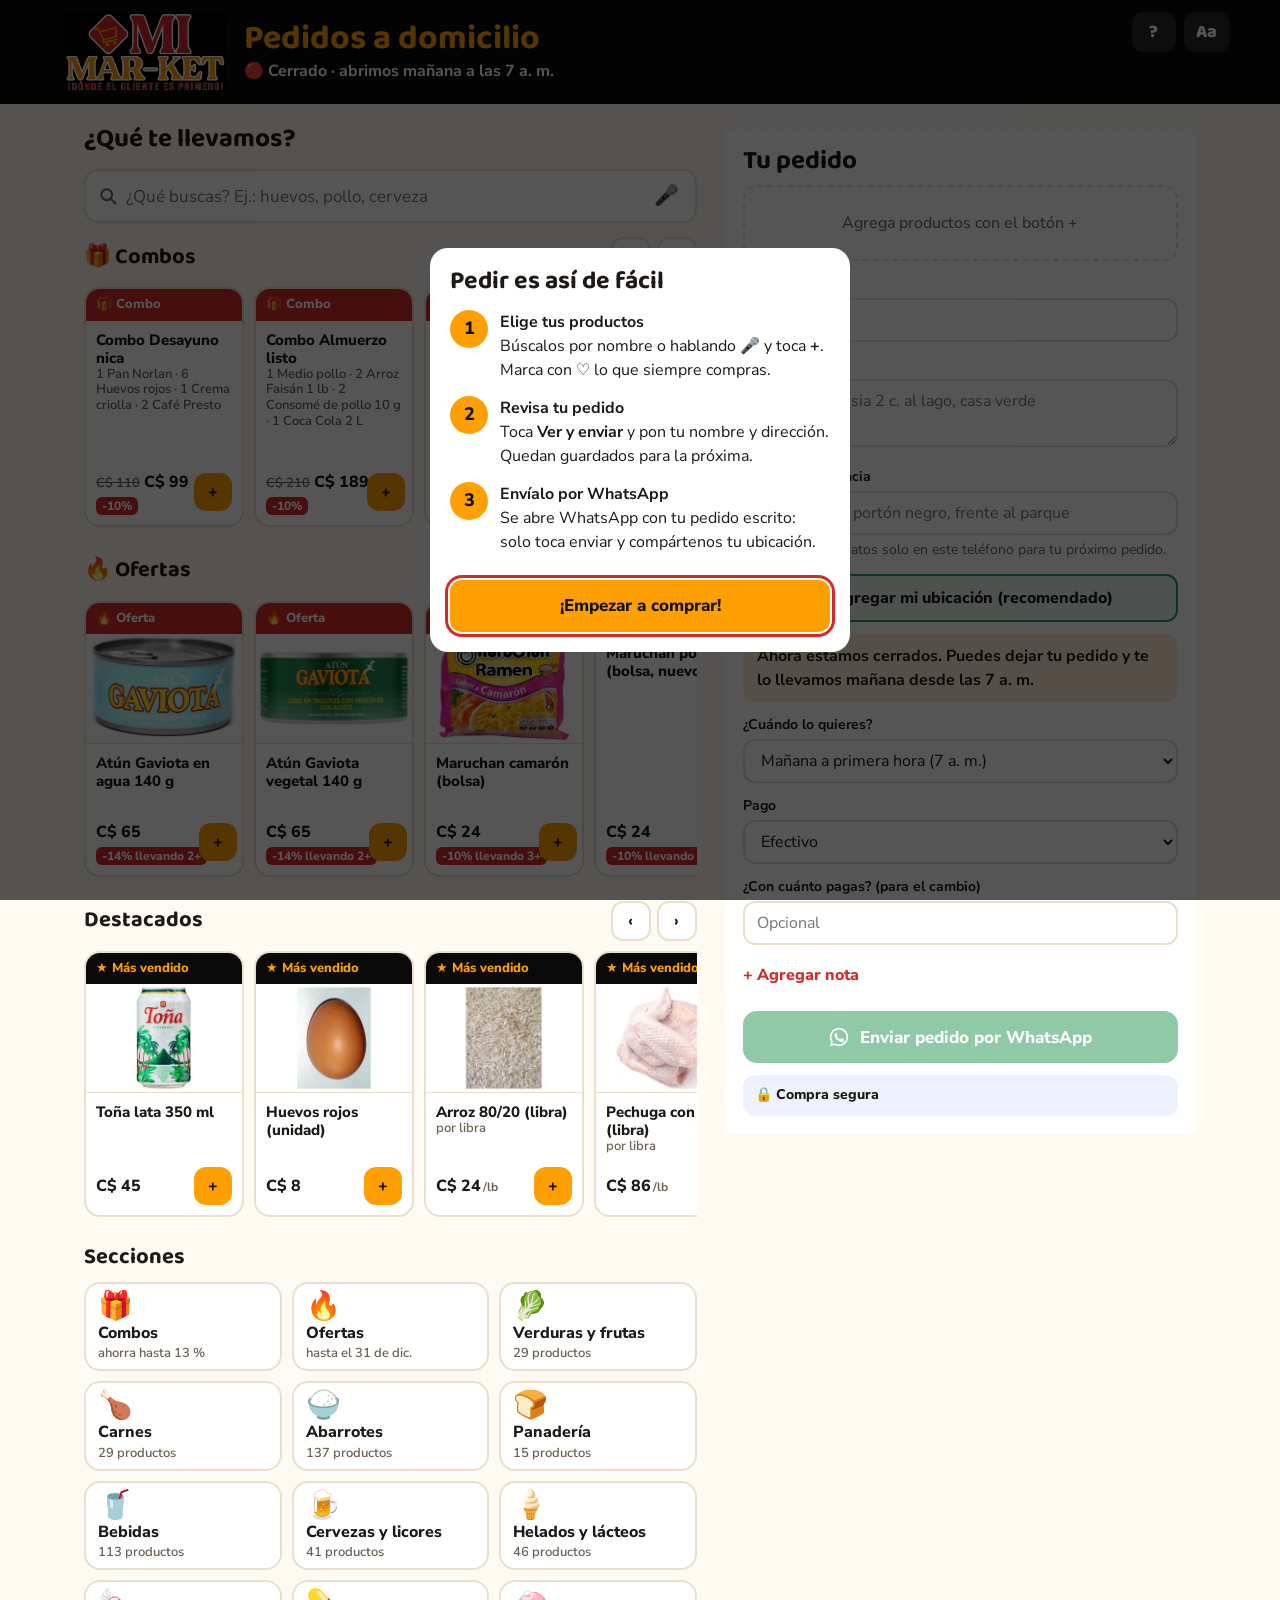
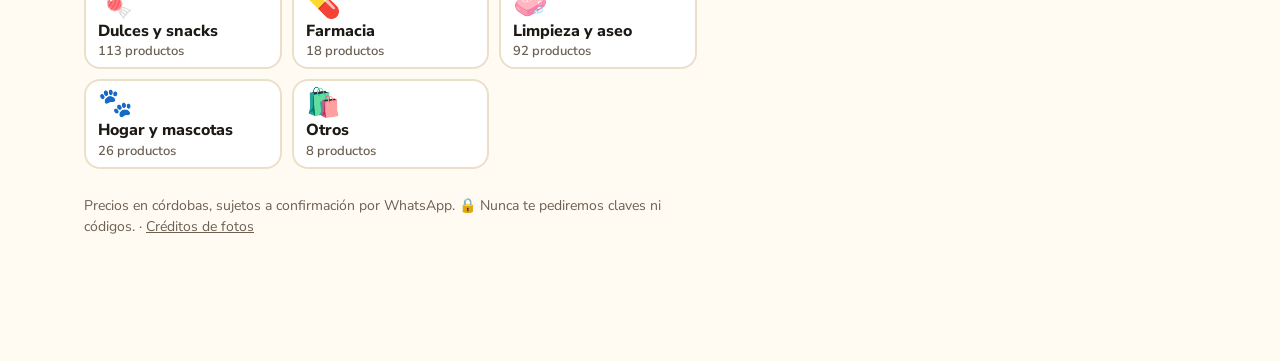
<file: index.html>
<!DOCTYPE html>
<html lang="es">
<head>
<meta charset="utf-8">
<meta name="viewport" content="width=device-width,initial-scale=1">
<title>Pedidos MiMarket</title>
<link href="https://fonts.googleapis.com/css2?family=Baloo+2:wght@600;800&family=Nunito+Sans:opsz,wght@6..12,400;6..12,700;6..12,800&display=swap" rel="stylesheet">
<style>
/* VOICE: friendly corner store, quick to order.
   IDEA: the MiMarket shop sign and a paper order slip handed over WhatsApp.
   PICTURE: the working shop list itself under the logo band.
   COLOUR and TYPE: logo black band, MiMarket orange and red; Baloo 2 + Nunito Sans.
   LAYOUT: logo band, search and sections, product list, order slip beside or below. */
:root{color-scheme:light dark;--bg:light-dark(#fffaf2,#141210);--card:light-dark(#fff,#211d18);--ink:light-dark(#1d1915,#f6efe4);--soft:light-dark(#6b6052,#b8ab97);--line:light-dark(#ecdfca,#3a3228);--o:#ffa000;--r:#d62a2a;--wa:#1f9d55}
:root[data-theme=light]{color-scheme:light}:root[data-theme=dark]{color-scheme:dark}
*{box-sizing:border-box;min-width:0}
body{margin:0;background:var(--bg);color:var(--ink);font:16px/1.5 "Nunito Sans",system-ui,sans-serif;overflow-x:clip}
h1,h2{font-family:"Baloo 2",system-ui,sans-serif;line-height:1.05;margin:0;text-wrap:balance}h2{font-size:26px;margin-bottom:10px}
button,input,select,textarea{font:inherit;font-size:16px;color:inherit}
button{cursor:pointer;border:0;border-radius:12px;min-height:44px;padding:0 16px;font-weight:800}
:focus-visible{outline:3px solid var(--r);outline-offset:2px}
input,select,textarea{width:100%;min-height:44px;border:2px solid var(--line);border-radius:12px;padding:8px 12px;background:var(--card)}
label{display:block;font-weight:700;font-size:14px;margin:12px 0 4px}
.top{background:#0a0a0a;color:#fff;padding:12px max(5vw,16px)}
.brand{max-width:1240px;margin:0 auto;display:flex;gap:18px;align-items:center;flex-wrap:wrap}
.brand img{height:clamp(52px,12vw,80px);width:auto;border-radius:10px}
.brand h1{font-size:clamp(22px,4.5vw,34px);color:var(--o)}.brand p{margin:4px 0 0;font-weight:700}
main{max-width:1240px;margin:0 auto;padding:22px max(5vw,16px) 110px;display:grid;grid-template-columns:minmax(0,1.3fr) minmax(0,1fr);gap:28px;align-items:start}
.chips[hidden]{display:none}
.chips{display:flex;gap:8px;overflow-x:auto;padding:12px 0}
.chips button{flex:none;min-height:38px;background:var(--card);color:var(--ink);box-shadow:inset 0 0 0 2px var(--line)}
.chips button[aria-pressed=true]{background:var(--r);color:#fff;box-shadow:none}
.list{display:grid;gap:8px}
.sbox{position:sticky;top:0;z-index:4;background:var(--bg);padding:6px 0 0}
.srch{display:flex;align-items:center;gap:8px;border:2px solid var(--line);border-radius:14px;background:var(--card);padding:0 6px 0 12px}
.srch:focus-within{border-color:var(--o)}.srch svg{flex:none;color:var(--soft)}
.srch input{border:0;background:transparent;padding:10px 0;min-height:50px;font-size:17px}.srch input:focus{outline:none}
#qx{flex:none;min-width:44px;background:transparent;color:var(--soft);font-size:18px}
.info{display:flex;justify-content:space-between;align-items:center;gap:10px;margin:4px 0 10px;font-weight:700}
.info button{min-height:36px;background:transparent;color:var(--r);padding:0 8px}
.sug{display:flex;flex-wrap:wrap;gap:8px;margin:10px 0 4px}.sug button{min-height:38px;background:light-dark(#fff1d6,#33291c);color:var(--ink)}
.dhd{display:flex;justify-content:space-between;align-items:center;margin:14px 0 8px}.dhd h3{font-family:"Baloo 2";font-size:22px;margin:0}
.dnav{display:flex;gap:6px}.dnav button{min-width:40px;min-height:40px;padding:0;background:var(--card);color:var(--ink);box-shadow:inset 0 0 0 2px var(--line)}
.rail{display:flex;gap:10px;overflow-x:auto;scroll-snap-type:x mandatory;padding:2px 2px 10px;scrollbar-width:none}.rail::-webkit-scrollbar{display:none}
.dcard{flex:0 0 160px;scroll-snap-align:start;background:var(--card);border:2px solid var(--line);border-radius:16px;overflow:hidden;display:flex;flex-direction:column}
.dcard .tag{background:#0a0a0a;color:var(--o);font-weight:800;font-size:13px;padding:6px 10px}
.dcard .nm{padding:10px 10px 4px;font-weight:800;line-height:1.2;flex:1;font-size:15px}
.dcard .ft{display:flex;align-items:center;justify-content:space-between;gap:6px;padding:8px 10px 10px}
.dcard .ft .step button{min-width:38px;min-height:38px}
.lines .ln{display:flex;align-items:center;gap:8px;margin:2px 0}.lines .lt{flex:1}
.rm{flex:none;min-width:36px;min-height:36px;padding:0;border-radius:10px;background:light-dark(#fde2dc,#4a1d16);color:var(--r);font-size:15px}
.vac{width:100%;margin-top:12px;background:transparent;color:var(--r);box-shadow:inset 0 0 0 2px var(--r)}
.wt{display:block;font-size:13px;font-weight:600;color:var(--soft)}.price small{font-size:12px;font-weight:700;color:var(--soft);margin-left:2px}
.sgb{margin-top:14px;padding:12px;border-radius:12px;background:light-dark(#fff1d6,#33291c)}.sgb b{display:block;margin-bottom:6px}
.sgi{display:flex;align-items:center;gap:8px;padding:4px 0;font-size:15px}.sgi span:first-child{flex:1}.sgi button{min-width:40px;min-height:40px;padding:0;background:var(--o);color:#111}
.repb{display:flex;align-items:center;justify-content:space-between;gap:12px;flex-wrap:wrap;background:var(--card);border:2px solid var(--o);border-radius:14px;padding:12px 14px;margin-bottom:16px}.repb button{background:var(--o);color:#111}
.pill{display:inline-block;padding:2px 10px;border-radius:99px;font-size:13px;font-weight:800;background:var(--r);color:#fff;margin-right:6px}.pill.on{background:#1f9d55}
.loc{margin:12px 0 0;padding:10px 12px;border-radius:12px;background:light-dark(#e8f5ee,#16301f);font-size:14px;line-height:1.45}
#top{position:fixed;left:max(4vw,14px);bottom:calc(84px + env(safe-area-inset-bottom));z-index:6;min-height:44px;padding:0 16px;border-radius:99px;background:#0a0a0a;color:#fff;box-shadow:0 6px 18px #0005}
@media(min-width:861px){#top{bottom:24px}}
mark{background:light-dark(#ffe0a3,#6b4a00);color:inherit;border-radius:3px;padding:0 1px}
.prod{background:var(--card);border:2px solid var(--line);border-radius:14px;padding:10px 12px;display:flex;align-items:center;gap:10px}
.prod .n{flex:1;font-weight:700;line-height:1.25}
.pic{flex:none;width:58px;height:58px;border-radius:12px;background:light-dark(#fff4dc,#2d2620);display:grid;place-items:center}.pic svg{width:46px;height:46px}
.price{font-weight:800;white-space:nowrap;font-variant-numeric:tabular-nums}
.step{display:flex;align-items:center;gap:4px}.step button{min-width:44px;padding:0;background:var(--o);color:#111}.step button.m{background:transparent;color:var(--ink);box-shadow:inset 0 0 0 2px var(--line)}.step b{min-width:22px;text-align:center}
.slip{background:var(--card);border-radius:6px;padding:22px 18px 18px;box-shadow:0 8px 24px light-dark(#0001,#0007);position:sticky;top:12px;
 -webkit-mask:radial-gradient(circle 6px at 50% 0,#0000 98%,#000) 0 0/16px 100% repeat-x;mask:radial-gradient(circle 6px at 50% 0,#0000 98%,#000) 0 0/16px 100% repeat-x}
.lines{margin:10px 0;padding:10px 0;border-block:2px dashed var(--line);font-size:15px}
.lines div{display:flex;justify-content:space-between;gap:10px}
.tot{display:flex;justify-content:space-between;font-weight:800;font-size:20px}
.send{display:flex;align-items:center;justify-content:center;gap:10px;margin-top:16px;min-height:52px;border-radius:14px;background:var(--wa);color:#fff;font-weight:800;text-decoration:none;font-size:17px}
.send[aria-disabled=true]{background:light-dark(#8fc9a6,#2c5a3f)}
.msg{padding:10px 14px;border-radius:12px;background:light-dark(#fde2dc,#4a1d16);font-weight:700;margin-top:10px}
.note{color:var(--soft);font-size:14px}
.empty{padding:24px;text-align:center;color:var(--soft);border:2px dashed var(--line);border-radius:14px}
.bar{position:fixed;left:0;right:0;bottom:0;padding:12px max(5vw,16px) calc(12px + env(safe-area-inset-bottom));background:#0a0a0a;color:#fff;display:none;align-items:center;justify-content:space-between;gap:12px;z-index:5}
.bar button{background:var(--o);color:#111}
.shd{display:none}
@media(max-width:860px){main{grid-template-columns:minmax(0,1fr)}.bar.on{display:flex}
 .slip{position:fixed;inset:0;z-index:30;border-radius:0;margin:0;overflow-y:auto;-webkit-mask:none;mask:none;padding:0 18px calc(28px + env(safe-area-inset-bottom));visibility:hidden;transform:translateY(100%);transition:transform .25s ease,visibility 0s .25s}
 .slip.open{visibility:visible;transform:none;transition:transform .25s ease}
 .shd{display:flex;align-items:center;gap:10px;position:sticky;top:0;z-index:2;background:var(--card);padding:12px 0;margin-bottom:6px;border-bottom:2px solid var(--line)}
 .shd button{background:transparent;color:var(--ink);padding:0 8px 0 0;font-size:16px}
 .slip>h2{display:none}
 body.lock{overflow:hidden}
 .slip .send{position:sticky;bottom:calc(10px + env(safe-area-inset-bottom));box-shadow:0 6px 20px #0004;z-index:2}
 #err{position:sticky;bottom:76px;z-index:2}}
.top{position:relative}
.hbtns{position:absolute;top:12px;right:max(4vw,12px);display:flex;gap:8px}
.hbtns button{min-height:40px;min-width:44px;padding:0 12px;background:#262626;color:#fff;border-radius:10px;font-family:"Baloo 2",sans-serif;font-size:18px}
.hbtns button[aria-pressed=true]{background:var(--o);color:#111}
html.big{zoom:1.18}
.fav{flex:none;min-width:40px;min-height:40px;padding:0;background:transparent;color:var(--soft);font-size:22px;line-height:1}.fav[aria-pressed=true]{color:var(--r)}
#mic{flex:none;min-width:44px;padding:0;background:transparent;font-size:20px}#mic.on{animation:pulse 1s infinite}
@keyframes pulse{50%{opacity:.35}}
.dcard .tag.fv{background:var(--r);color:#fff}
.dat{padding:12px 14px;border-radius:12px;border:2px solid var(--line);margin-top:14px;line-height:1.4}.dat b{display:block;margin-bottom:2px}
.dat button{min-height:36px;background:transparent;color:var(--r);padding:0;margin-top:4px}
.seg{margin:12px 0 0;padding:10px 12px;border-radius:12px;background:light-dark(#eef2ff,#1c2033);font-size:14px;line-height:1.45}
.ov{position:fixed;inset:0;z-index:80;background:#000a;display:grid;place-items:center;padding:16px}.ov[hidden]{display:none}
.box{background:var(--card);color:var(--ink);border-radius:18px;padding:20px;max-width:420px;width:100%;max-height:92vh;overflow:auto}
.box h3{font-family:"Baloo 2",sans-serif;font-size:25px;margin:0 0 8px;line-height:1.1}
.gs{display:flex;gap:12px;align-items:flex-start;margin:14px 0}.gs>span{flex:none;width:38px;height:38px;border-radius:50%;background:var(--o);color:#111;display:grid;place-items:center;font-weight:800;font-size:18px}
.gs p{margin:0}.gs p>b:first-child{display:block}
.box .go{width:100%;margin-top:12px;background:var(--o);color:#111;min-height:52px;font-size:17px}
.box .back{width:100%;margin-top:10px;background:transparent;color:var(--ink);box-shadow:inset 0 0 0 2px var(--line)}
.rs{margin:6px 0 0}.rs div{display:flex;justify-content:space-between;gap:12px;padding:7px 0;border-bottom:1px dashed var(--line)}
.rs div span:first-child{color:var(--soft);flex:none}.rs div span:last-child{font-weight:700;text-align:right}
.rs .big{font-size:20px;border-bottom:0}.rs .big span{color:var(--ink)!important;font-weight:800}
.mini{font-size:14px;color:var(--soft);margin:4px 0 0}
.tiles{display:grid;grid-template-columns:repeat(auto-fill,minmax(150px,1fr));gap:10px;margin:0 0 12px}
.tile{min-height:80px;display:flex;flex-direction:column;align-items:flex-start;justify-content:center;gap:4px;padding:10px 14px;background:var(--card);color:var(--ink);box-shadow:inset 0 0 0 2px var(--line);border-radius:16px;text-align:left;line-height:1.15}
.tile span{font-size:28px;line-height:1}.tile small{font-weight:600;color:var(--soft);font-size:13px}
.lk{min-height:40px;background:transparent;color:var(--r);padding:0;margin-top:10px}
.locb{width:100%;margin-top:14px;min-height:48px;background:light-dark(#e8f5ee,#16301f);color:var(--ink);box-shadow:inset 0 0 0 2px #1f9d55}
.loc{margin:14px 0 0}.loc .lk{margin:0 0 0 6px}
details.seg summary{cursor:pointer;font-weight:800;list-style:none}details.seg summary::-webkit-details-marker{display:none}details.seg p{margin:6px 0 0}
.prod.off{opacity:.6;background:transparent;border-style:dashed}.prod.off .n{color:var(--soft)}
.na{flex:none;font-size:13px;font-weight:800;color:var(--soft);background:light-dark(#efe7da,#2a241d);padding:6px 10px;border-radius:99px;white-space:nowrap}
.dcard .tag.of{background:var(--r);color:#fff}.old{color:var(--soft);font-weight:600;font-size:13px;margin-right:4px}
.dcard .ofb{display:block;width:max-content;margin:3px 0 0}
.ofb{display:inline-block;background:var(--r);color:#fff;border-radius:6px;padding:0 6px;font-size:12px;font-weight:800;margin-left:4px;vertical-align:1px}
#toast{position:fixed;left:50%;top:12px;transform:translate(-50%,-140%);z-index:90;background:#111;color:#fff;border-radius:12px;padding:10px 14px;font-weight:700;font-size:14px;box-shadow:0 8px 24px #0005;transition:transform .25s;max-width:92vw}
#toast.on{transform:translate(-50%,0)}#toast button{min-height:34px;margin-left:8px;background:var(--o);color:#111;padding:0 10px}
.prod.cmb{flex-wrap:wrap;row-gap:8px}.prod.cmb .n{flex:1 1 calc(100% - 60px)}.prod.cmb .price{margin-left:52px}
.dcard .wt{display:block}
@media(prefers-reduced-motion:reduce){.slip{transition:none!important}}
</style>
<link rel="manifest" href="manifest.webmanifest">
<meta name="theme-color" content="#111111">
<meta name="mobile-web-app-capable" content="yes">
<meta name="apple-mobile-web-app-capable" content="yes">
<meta name="apple-mobile-web-app-title" content="MiMarket">
<meta name="apple-mobile-web-app-status-bar-style" content="black">
<link rel="icon" type="image/png" sizes="192x192" href="icon-192.png">
<link rel="apple-touch-icon" href="icon-180.png">
<meta name="description" content="Haz tu pedido del super Mi Market y envíalo por WhatsApp.">
<meta property="og:title" content="Pedidos MiMarket">
<meta property="og:description" content="Arma tu pedido y envíalo por WhatsApp. Entrega a domicilio.">
<meta property="og:image" content="icon-512.png">
<link rel="stylesheet" href="destacados.css">
<script src="destacados.js" defer></script>
<style>
#inst{position:fixed;left:12px;right:12px;bottom:calc(12px + env(safe-area-inset-bottom));z-index:60;display:flex;gap:10px;align-items:center;background:#111;color:#fff;border-radius:14px;padding:10px 12px;box-shadow:0 8px 24px #0005;max-width:520px;margin:0 auto}
#inst[hidden]{display:none}#inst img{width:40px;height:40px;border-radius:10px}
#inst p{margin:0;flex:1;font-size:14px;line-height:1.3}#inst b{display:block;font-size:15px}
#inst .si{background:#ffa000;color:#111;border:0;border-radius:10px;padding:9px 14px;font:800 15px "Nunito Sans",sans-serif}
#inst .no{background:none;border:0;color:#bbb;font-size:20px;padding:4px 6px}
</style>
</head>
<body>
<header class="top"><div class="hbtns"><button type="button" id="ayuda" aria-label="Cómo hacer un pedido">?</button><button type="button" id="big" aria-pressed="false" aria-label="Letra grande">Aa</button></div><div class="brand"><img src="[data-uri]" alt="Mi Market, donde el cliente es primero"><div><h1>Pedidos a domicilio</h1><p id="hor" style="margin:2px 0 0"></p></div></div></header>
<main>
  <section>
    <div id="rep"></div>
    <h2>¿Qué te llevamos?</h2>
    <div class="sbox">
      <div class="srch"><svg width="20" height="20" viewBox="0 0 24 24" aria-hidden="true"><circle cx="10.5" cy="10.5" r="6.5" stroke="currentColor" stroke-width="2.4" fill="none"/><path d="M15.5 15.5L21 21" stroke="currentColor" stroke-width="2.4" stroke-linecap="round"/></svg>
        <input id="q" type="text" inputmode="search" enterkeyhint="search" autocomplete="off" placeholder="¿Qué buscas? Ej.: huevos, pollo, cerveza" aria-label="Buscar producto"><button type="button" id="mic" aria-label="Buscar hablando" hidden>🎤</button><button type="button" id="qx" aria-label="Borrar búsqueda" hidden>✕</button></div>
      <div class="chips" id="chips"></div>
    </div>
    <div id="dest"></div>
    <div id="tiles"></div>
    <div id="info"></div>
    <div class="list" id="list"></div>
    <p class="note">Precios en córdobas, sujetos a confirmación por WhatsApp. 🔒 Nunca te pediremos claves ni códigos.</p>
  </section>
  <section class="slip" id="slip" aria-label="Tu pedido">
    <div class="shd"><button type="button" id="slipClose" aria-label="Volver a los productos">← Seguir comprando</button><b style="margin-left:auto;font-family:'Baloo 2',sans-serif;font-size:22px">Tu pedido</b></div>
    <h2>Tu pedido</h2>
    <div id="lines"></div>
    <div id="sugg"></div>
    <form id="f">
      <div id="datCard"></div>
      <div id="datF">
      <label for="nom">Nombre</label><input id="nom" autocomplete="name">
      <label for="dir">Dirección</label><textarea id="dir" rows="2" placeholder="Ej.: De la iglesia 2 c. al lago, casa verde"></textarea>
      <label for="ref">Punto de referencia</label><input id="ref" placeholder="Opcional. Ej.: portón negro, frente al parque">
      <p class="mini">Guardamos tus datos solo en este teléfono para tu próximo pedido.</p>
      </div>
      <div id="locW"></div>
      <div id="closed"></div><label for="hora">¿Cuándo lo quieres?</label><select id="hora"></select>
      <label for="pago">Pago</label><select id="pago"><option>Efectivo</option><option>Transferencia</option></select><p class="note" id="trf" hidden style="margin:6px 0 0"></p>
      <div id="cambioW"><label for="cambio">¿Con cuánto pagas? (para el cambio)</label><input id="cambio" inputmode="numeric" placeholder="Opcional"></div>
      <button type="button" class="lk" id="notaB">+ Agregar nota</button><div id="notaW" hidden><label for="nota">Nota</label><input id="nota" placeholder="Ej.: tocar el timbre, sin bolsa"></div>
    </form>
    <div id="err"></div>
    <a class="send" id="send" href="#" target="_blank" rel="noopener"><svg width="22" height="22" viewBox="0 0 24 24" aria-hidden="true"><path fill="#fff" d="M12 2a10 10 0 0 0-8.6 15.1L2 22l5-1.3A10 10 0 1 0 12 2zm0 18.2a8.2 8.2 0 0 1-4.2-1.1l-.3-.2-3 .8.8-2.9-.2-.3A8.2 8.2 0 1 1 12 20.2zm4.5-6.1c-.2-.1-1.5-.7-1.7-.8s-.4-.1-.6.1l-.8 1c-.1.2-.3.2-.5.1a6.7 6.7 0 0 1-3.3-2.9c-.2-.4.3-.4.8-1.3.1-.2 0-.3 0-.4l-.8-1.8c-.2-.5-.4-.4-.6-.4h-.5a1 1 0 0 0-.7.3 3 3 0 0 0-.9 2.2 5.2 5.2 0 0 0 1.1 2.7 11.8 11.8 0 0 0 4.5 4c1.7.7 2.3.8 3.2.6a2.7 2.7 0 0 0 1.8-1.2 2.2 2.2 0 0 0 .1-1.3c0-.1-.2-.2-.4-.3z"/></svg>Enviar pedido por WhatsApp</a>
    <details class="seg"><summary>🔒 Compra segura</summary><p id="seg"></p></details>
  </section>
</main>
<button type="button" id="top" aria-label="Volver arriba" hidden>↑ Arriba</button>
<div class="bar" id="bar"><span id="barTxt"></span><button id="barBtn" style="white-space:nowrap">Ver y enviar →</button></div>
<div class="ov" id="guia" hidden role="dialog" aria-modal="true" aria-labelledby="gT"><div class="box">
  <h3 id="gT">Pedir es así de fácil</h3>
  <div class="gs"><span>1</span><p><b>Elige tus productos</b>Búscalos por nombre o hablando 🎤 y toca <b>+</b>. Marca con ♡ lo que siempre compras.</p></div>
  <div class="gs"><span>2</span><p><b>Revisa tu pedido</b>Toca <b>Ver y enviar</b> y pon tu nombre y dirección. Quedan guardados para la próxima.</p></div>
  <div class="gs"><span>3</span><p><b>Envíalo por WhatsApp</b>Se abre WhatsApp con tu pedido escrito: solo toca enviar y compártenos tu ubicación.</p></div>
  <button type="button" class="go" id="guiaOk">¡Empezar a comprar!</button>
</div></div>
<div class="ov" id="conf" hidden role="dialog" aria-modal="true" aria-labelledby="cT"><div class="box">
  <h3 id="cT">¿Todo bien con tu pedido?</h3>
  <div class="rs" id="confRs"></div>
  <a class="send" id="confGo" href="#" target="_blank" rel="noopener">Sí, enviar por WhatsApp</a>
  <p class="mini" style="text-align:center">Se abrirá WhatsApp con tu pedido escrito. Solo toca enviar ▶</p>
  <button type="button" class="back" id="confNo">Corregir algo</button>
</div></div>
<script>
{
const WA='50588627054';
const BANCO="LAFISE \u00b7 Cuenta en c\u00f3rdobas 106010150 \u00b7 a nombre de Jefferson Miranda Sanchez";      // ej. 'BAC · Cuenta 123456789 · a nombre de ...' ('' = se envían por WhatsApp)
const GRATIS=0;    // envío gratis desde este subtotal (0 = desactivado)
const TIEMPO="30 a 45 minutos";    // ej. '30 a 45 minutos' ('' = no se muestra)
const SUG={"21796": [17241, 23393, 16433, 17326], "21798": [17241, 23393, 16433, 17326], "15673": [17241, 23393, 16433, 17326], "17447": [17241, 23393, 16433, 17326], "20889": [17241, 23393, 16433, 17326], "21801": [17241, 23393, 16433, 17326], "20888": [17241, 23393, 16433, 17326], "16552": [17247, 23393, 16433, 17326], "16555": [17247, 23393, 16433, 17326], "23572": [17247, 23393, 16433, 17326], "23573": [17247, 23393, 16433, 17326], "24833": [17247, 23393, 16433, 17326], "23588": [19851, 23588, 22664, 17335], "23590": [19851, 23588, 22664, 17335], "23586": [19851, 23588, 22664, 17335], "23587": [19851, 23588, 22664, 17335], "23589": [19851, 23588, 22664, 17335], "23591": [19851, 23588, 22664, 17335], "24926": [19851, 23588, 22664, 17335], "23594": [19851, 23588, 22664, 17335], "16574": [19851, 23588, 22664, 17335], "23595": [19851, 23588, 22664, 17335], "23596": [19851, 23588, 22664, 17335], "23597": [19851, 23588, 22664, 17335], "23598": [19851, 23588, 22664, 17335], "23599": [19851, 23588, 22664, 17335], "23600": [19851, 23588, 22664, 17335], "20916": [19851, 23588, 22664, 17335], "20917": [19851, 23588, 22664, 17335], "16098": [15750, 19802, 17241, 23393], "16102": [15750, 19802, 17241, 23393], "19802": [21384, 17830, 16921, 20823], "21384": [17830, 19802, 16921, 19920], "24903": [17830, 19802, 16921, 19920], "21386": [17830, 19802, 16921, 19920], "16921": [21384, 17830, 19930], "17335": [21384, 22634], "17334": [21384, 22634], "16449": [21384, 22634], "18220": [21384, 22634], "23393": [17326, 17241, 15520], "16433": [17326, 17241, 15520], "20779": [17326, 17241, 15520]};
const ABRE=7,CIERRA=18; // todos los días 7 a. m. a 6 p. m.
function nowNI(){const p=new Intl.DateTimeFormat('en-US',{timeZone:'America/Managua',hour:'numeric',minute:'numeric',hourCycle:'h23'}).formatToParts(new Date());const h=Number(p.find(x=>x.type==='hour').value),m=Number(p.find(x=>x.type==='minute').value);return h+m/60}
function horario(){const h=nowNI(),open=h>=ABRE&&h<CIERRA;
  $('#hor').innerHTML=open?'🟢 Abierto · hasta las 6 p. m.':`🔴 Cerrado · abrimos ${h<ABRE?'hoy':'mañana'} a las 7 a. m.`;
  $('#closed').innerHTML=open?'':`<div class="msg" style="background:light-dark(#fff1d6,#33291c);margin:12px 0 0">Ahora estamos cerrados. Puedes dejar tu pedido y te lo llevamos ${h<ABRE?'hoy desde las 7 a. m.':'mañana desde las 7 a. m.'}</div>`;
  const o=[];if(open){o.push('Lo antes posible');if(h<10.5)o.push('Hoy en la mañana (antes de las 11)');if(h<12.5)o.push('Hoy al mediodía (11 a 1)');if(h<17)o.push('Hoy en la tarde (1 a 6)')}
  else if(h<ABRE){o.push('Hoy a primera hora (7 a. m.)','Hoy al mediodía (11 a 1)','Hoy en la tarde (1 a 6)')}
  if(!(h<ABRE))o.push(open?'Mañana en la mañana':'Mañana a primera hora (7 a. m.)','Mañana al mediodía (11 a 1)','Mañana en la tarde (1 a 6)');
  const sel=$('#hora'),cur=sel.value;sel.innerHTML=o.map(x=>`<option>${esc(x)}</option>`).join('');if(o.includes(cur))sel.value=cur}
const ENVIO=20,MINIMO=0;
const P=[[15524, "Banano (unidad)", 4, "Verduras y frutas", "banano", false, false, "BANANO"], [23393, "Tomate (libra)", 27, "Verduras y frutas", "tomate", false, true, "TOMATE LIBRA"], [21629, "Plátano (unidad)", 12, "Verduras y frutas", "platano", false, false, "PLATANO"], [16433, "Cebolla (libra)", 43, "Verduras y frutas", "cebolla", false, true, "CEBOLLA"], [20779, "Papa (libra)", 45, "Verduras y frutas", "papa", false, true, "PAPA LIBRA"], [21796, "Pechuga con ala (libra)", 86, "Carnes", "pollo", false, true, "PECHUGA C/A LIBRA"], [21798, "Piernas con muslos (libra)", 53, "Carnes", "pollo", false, true, "PIERNAS CON MUSLOS LIBRA"], [19802, "Huevos rojos (unidad)", 8, "Abarrotes", "huevo", false, false, "HUEVOS ROJOS"], [16098, "Arroz 80/20 (libra)", 24, "Abarrotes", "saco", false, true, "ARROZ 80/20 LIBRA"], [16102, "Arroz 96/4 (libra)", 26, "Abarrotes", "saco", false, true, "ARROZ 96/4 LIBRA"], [15581, "Azúcar (libra)", 16, "Abarrotes", "saco", false, true, "AZUCAR LIBRA"], [15750, "Aceite chorreado (botella)", 60, "Abarrotes", "aceite", false, false, "ACEITE CHORRIADO"], [17830, "Crema criolla", 30, "Abarrotes", "leche", false, false, "CREMA CRIOLLA"], [15966, "Agua Fuente Pura 1 L", 30, "Bebidas", "agua", false, false, "AGUA FUENTE PURA 1 LITRO"], [15967, "Agua Fuente Pura 1.5 L", 40, "Bebidas", "agua", false, false, "AGUA FUENTE PURA 1.5 L"], [15969, "Agua Fuente Pura galón", 52, "Bebidas", "agua", false, false, "AGUA FUENTE PURA GALON"], [21667, "Raptor 600 ml", 35, "Bebidas", "gaseosa", false, false, "RAPTOR 600 ML"], [17331, "Coca Cola 355 ml", 24, "Bebidas", "gaseosa", false, false, "COCA COLA 355 ml"], [17335, "Coca Cola 2 L", 75, "Bebidas", "gaseosa", false, false, "COCA COLA 2 LTS"], [21384, "Pan Norlan", 24, "Panadería", "pan", false, false, "PAN NORLAN"], [24903, "Pan Norlan (bandeja)", 70, "Panadería", "pan", false, false, "PAN NORLAN BANDEJA"], [23588, "Toña lata 350 ml", 45, "Cervezas y licores", "lata", false, false, "TOÑA LATA 350 ML"], [23590, "Toña latón 473 ml", 55, "Cervezas y licores", "lata", false, false, "TOÑA LATON 473ML"], [22664, "Seltzer limón hierbabuena lata", 45, "Cervezas y licores", "lata", false, false, "SELTZER LIMON HIERBABUENA LATA"], [16574, "Cerveza Sol (botella)", 70, "Cervezas y licores", "cerveza", false, false, "CERVEZA SOL BOTELLA"], [15625, "Acetaminofén 500 mg (tableta)", 1, "Farmacia", "pastilla", false, false, "ACETAMINOFÉN 500G"], [19060, "Ibuprofeno 800 mg gel (cápsula)", 10, "Farmacia", "pastilla", false, false, "IBUPROFENO 800 GEL"], [20874, "Omeprazol 20 mg (cápsula)", 2, "Farmacia", "pastilla", false, false, "OMEPRAZOL 20 G"], [17431, "Cigarro Fisher rojo (cajetilla)", 50, "Otros", "cigarro", false, false, "CIGARRO FISHER ROJO"], [17326, "Chiltoma (unidad)", 10, "Verduras y frutas", "chile", false, false, "CHILTOMA"], [19858, "Manzana roja (unidad)", 60, "Verduras y frutas", "manzana", false, false, "MANZANA ROJA"], [16358, "Bombón Colombina (unidad)", 3, "Dulces y snacks", "dulce", false, false, "BOMBON COLOMBINA UNIDAD"], [24215, "Caramelo Zorritone (unidad)", 2, "Dulces y snacks", "dulce", false, false, "ZORRITONE CARAMELOS"], [16856, "Bubbaloo (unidad)", 2, "Dulces y snacks", "dulce", false, false, "BUBBALOO UNIDAD"], [23390, "Tumix (unidad)", 2, "Dulces y snacks", "dulce", false, false, "TUMIX UND"], [20743, "Paleta Beny (unidad)", 6, "Dulces y snacks", "dulce", false, false, "PALETA BENY"], [17252, "Consomé Mi Sazón 10 g (sobre)", 5, "Abarrotes", "sobre", false, false, "CONSOME MI SAZON 10 GR UNIDAD"], [17241, "Consomé de pollo 10 g (sobre)", 5, "Abarrotes", "sobre", false, false, "CONSOME DE POLLO 10 GR"], [16921, "Café Presto (sobrecito)", 4, "Abarrotes", "sobre", false, false, "CAFÉ PRESTO STICK"], [21386, "Pan San Miguel (24 unidades)", 24, "Panadería", "pan", false, false, "PAN SAN MIGUEL DE 24"], [15944, "Agua Brisa bolsa 500 ml", 6, "Bebidas", "agua", false, false, "AGUA BRISA BOLSA 500ML"], [15968, "Agua Fuente Pura 600 ml", 24, "Bebidas", "agua", false, false, "AGUA FUENTE PURA 600 ML"], [21666, "Raptor 300 ml", 26, "Bebidas", "gaseosa", false, false, "RAPTOR 300 ML"], [18185, "Eskimo Súper Cono", 30, "Helados y lácteos", "helado", false, false, "ESKIMO SUPER CONO"], [21888, "Pañal desechable (paquete de 5)", 8, "Hogar y mascotas", "panal", false, false, "PAQUETE DE PAÑAL DESECHABLE 1X5"], [21889, "Pañal desechable XXG (paquete de 5)", 9, "Hogar y mascotas", "panal", false, false, "PAQUETE DE PAÑAL DESECHABLE 1X5 XXG"], [20889, "Menudos de pollo (libra)", 30, "Carnes", "pollo", false, true, "MENUDOS DE POLLO"], [20984, "Masa del Comal 800 g", 55, "Abarrotes", "saco", false, false, "MASA DEL COMAL 800G"], [22038, "Petmaster adulto (libra)", 28, "Hogar y mascotas", "mascota", false, true, "PETMASTER ADULTO PESADO"], [22037, "Petmaster adulto 454 g", 35, "Hogar y mascotas", "mascota", false, false, "PETMASTER ADULTO 454G"], [17405, "Purina pollo inicio (libra)", 17, "Hogar y mascotas", "mascota", false, true, "CONCENTRADO PURINA DE POLLO INICIO LIBRA"], [15945, "Agua Brisa botella 500 ml", 18, "Bebidas", "agua", false, false, "AGUA BRISA BOTELLA 500 ML"], [15440, "Agua Fuente Pura 355 ml", 18, "Bebidas", "agua", false, false, "AGUA FUENTE PURA 355ML"], [23586, "Toña botella 350 ml", 47, "Cervezas y licores", "cerveza", false, false, "TOÑA BOTELLA 350 ML"], [23587, "Toña lata Michelada 350 ml", 50, "Cervezas y licores", "lata", false, false, "TOÑA LATA MICHELADA 350 ML"], [23589, "Toña lata Chelada 350 ml", 50, "Cervezas y licores", "lata", false, false, "TOÑA LATA CHELADA 350 ML"], [23591, "Toña Light 350 ml", 50, "Cervezas y licores", "lata", false, false, "TOÑA LIGHT 350 ML"], [24926, "Toña Light desechable 350 ml", 50, "Cervezas y licores", "lata", false, false, "TOÑA LIGHT DESECHABLE 350 ML"], [23594, "Toña Ultra lata 350 ml", 50, "Cervezas y licores", "lata", false, false, "TOÑA ULTRA LATA 350 ML"], [23595, "Victoria Clásica botella", 47, "Cervezas y licores", "cerveza", false, false, "VICTORIA CLASICA BOTELLA"], [23596, "Victoria Clásica lata 473 ml", 52, "Cervezas y licores", "lata", false, false, "VICTORIA CLASICA LATA 473 ML"], [23597, "Victoria Clásica 350 ml (botella)", 45, "Cervezas y licores", "lata", false, false, "VICTORIA CLÁSICA 350 ML"], [23598, "Victoria Frost 350 ml (botella)", 40, "Cervezas y licores", "lata", false, false, "VICTORIA FROST 350ML"], [23599, "Victoria Frost 473 ml", 43, "Cervezas y licores", "lata", false, false, "VICTORIA FROST 473 ML"], [23600, "Victoria Frost lata 350 ml", 38, "Cervezas y licores", "lata", false, false, "VICTORIA FROST LATA 350 ML"], [24957, "Victoria Selección Maestro 350 ml", 50, "Cervezas y licores", "lata", false, false, "VICTORIA SELECCION MAESTRO 350 ML"], [20916, "Miller Lite botella", 50, "Cervezas y licores", "cerveza", false, false, "MILLER LITE BOTELLA"], [20917, "Miller Lite lata", 55, "Cervezas y licores", "lata", false, false, "MILLER LITE LATA"], [22669, "Seltzer manzana verde lata", 45, "Cervezas y licores", "lata", false, false, "SELTZER MANZANA VERDE LATA"], [22666, "Seltzer Watermelon lata", 45, "Cervezas y licores", "lata", false, false, "SELTZER WATERMELON LATA"], [22668, "Seltzer mandarina lata", 45, "Cervezas y licores", "lata", false, false, "SELTZER MANDARINA LATA"], [22665, "Seltzer Rebel citrus 350 ml", 55, "Cervezas y licores", "lata", false, false, "SELTZER REBEL CITRUS 350ML"], [22667, "Seltzer Wilberries 350 ml", 55, "Cervezas y licores", "lata", false, false, "SELTZER WILBERRIES 350ML"], [22672, "Seltzer Triple Berry 350 ml", 45, "Cervezas y licores", "lata", false, false, "SELTZER TRIPLE BERRY 350ML"], [22671, "Seltzer Spark Raspbex naked 350 ml", 44, "Cervezas y licores", "lata", false, false, "SELTZER SPARK RASPBEX NAKED 350ML"], [22670, "Seltzer Spark Raspbex 350 ml", 45, "Cervezas y licores", "lata", false, false, "SELTZER SPARK RASPBEX 350ML"], [15688, "Bamboo Daiquiri lata", 50, "Cervezas y licores", "lata", false, false, "BAMBOO DAIQUIRI LATA"], [15693, "Bamboo Mojito lata", 50, "Cervezas y licores", "lata", false, false, "BAMBOO MOJITO LATA"], [15694, "Bamboo piña colada lata", 50, "Cervezas y licores", "lata", false, false, "BAMBOO PIÑA COLADA LATA"], [15695, "Bamboo sandía 473 ml", 75, "Cervezas y licores", "sandia", false, false, "BAMBOO SANDIA 473ML"], [15689, "Bamboo frutos mixtos 473 ml", 75, "Cervezas y licores", "lata", false, false, "BAMBOO FRUTOS MIXTOS 473ML"], [15680, "Adán y Eva frutos rojos lata", 60, "Cervezas y licores", "lata", false, false, "ADAN Y EVA FRUTOS ROJOS LATA"], [15683, "Adán y Eva maracuya y piña lata", 60, "Cervezas y licores", "lata", false, false, "ADAN Y EVA MARACUYA Y PIÑA LATA"], [22674, "Smirnoff manzana botella", 80, "Cervezas y licores", "cerveza", true, false, "SMIRNOFF MANZANA BOTELLA"], [22675, "Smirnoff original 355 ml", 80, "Cervezas y licores", "cerveza", false, false, "SMIRNOFF ORIGINAL 355ML"], [16446, "Big Cola negra 360 ml", 14, "Bebidas", "gaseosa", false, false, "BIG COLA NEGRA 360 ML"], [16449, "Big Cola 2 L", 42, "Bebidas", "gaseosa", false, false, "BIG COLA 2 LITRO"], [16456, "Big Cola naranja 360 ml", 14, "Bebidas", "gaseosa", false, false, "BIG COLA NARANJA 360ML"], [16459, "Big Cola roja 2 L", 37, "Bebidas", "gaseosa", false, false, "BIG COLA ROJA 2LT"], [16460, "Big Cola roja 3 L", 64, "Bebidas", "gaseosa", false, false, "BIG COLA ROJA 3 LITRO"], [16461, "Big Cola roja 1 L", 22, "Bebidas", "gaseosa", false, false, "BIG COLA ROJA LITRO"], [16462, "Big Cola toronja 360 ml", 14, "Bebidas", "gaseosa", false, false, "BIG COLA TORONJA 360ML"], [16463, "Big Cola uva 360 ml", 14, "Bebidas", "gaseosa", false, false, "BIG COLA UVA 360 ML"], [15535, "Aloe Del Monte 500 ml", 80, "Bebidas", "gaseosa", false, false, "ALOE DEL MONTE 500ml"], [15537, "Aloe Del Monte lata 240 ml", 35, "Bebidas", "lata", false, false, "ALOE DEL MONTE LATA 240ML"], [16470, "California kiwi fresa 400 ml", 44, "Bebidas", "gaseosa", false, false, "CALIFORNIA KIWI FRESA 400 ML"], [16475, "Campestre 2 L", 48, "Bebidas", "gaseosa", false, false, "CAMPESTRE 2LT"], [16488, "Cfrut naranja 360 ml", 14, "Bebidas", "gaseosa", false, false, "CFRUT NARANJA 360 ML"], [16486, "Cfrut naranja 1 L", 22, "Bebidas", "gaseosa", false, false, "CFRUT NARANJA 1LT"], [17333, "Coca Cola 12 oz (vidrio)", 15, "Bebidas", "gaseosa", false, false, "COCA COLA 12 ONZA VIDRIO"], [17334, "Coca Cola 1 L", 36, "Bebidas", "gaseosa", false, false, "COCA COLA 1LITRO"], [17341, "Coca Cola 1 L (vidrio)", 25, "Bebidas", "gaseosa", false, false, "COCA COLA LITRO VIDRIO"], [17342, "Coca Cola ½ L (desechable)", 27, "Bebidas", "gaseosa", false, false, "COCA COLA MEDIO LITRO DESECHABLE"], [17343, "Coca Cola ½ L (vidrio)", 15, "Bebidas", "gaseosa", false, false, "COCA COLA MEDIO LITRO VIDRIO"], [17346, "Coca Cola 2 L (retornable)", 45, "Bebidas", "gaseosa", false, false, "COCA COLA RETORNABLE 2 LTS"], [17348, "Coca Cola Zero 250 ml", 12, "Bebidas", "gaseosa", false, false, "COCA COLA ZERO 250ML"], [17352, "De La Granja 1 L", 70, "Bebidas", "gaseosa", false, false, "DE LA GRANJA 1 lt"], [17353, "De La Granja 270 ml", 28, "Bebidas", "gaseosa", false, false, "DE LA GRANJA 270 ML"], [17356, "Del Valle Fresh 3 L", 68, "Bebidas", "gaseosa", false, false, "DEL VALLE FRESH 3L"], [17358, "Del Valle limón 500 ml", 30, "Bebidas", "gaseosa", false, false, "DEL VALLE LIMON 500ML"], [18205, "Ensa blanca 12 oz (vidrio)", 20, "Bebidas", "gaseosa", false, false, "ENSA BLANCA VIDRIO 12 OZ"], [18211, "Ensa toronja 2 L", 55, "Bebidas", "gaseosa", false, false, "ENSA TORONJA 2LT"], [18214, "Ensa toronja 500 ml", 27, "Bebidas", "gaseosa", false, false, "ENSA TORONJA 500 ML"], [18216, "Ensa uva 355 ml", 21, "Bebidas", "gaseosa", false, false, "ENSA UVA 355ML"], [18220, "Fanta naranja 2 L", 75, "Bebidas", "gaseosa", false, false, "FANTA NARANJA 2 LITROS"], [18221, "Fanta naranja 3 L", 88, "Bebidas", "gaseosa", false, false, "FANTA NARANJA 3 LITROS"], [18222, "Fanta naranja 355 ml", 24, "Bebidas", "gaseosa", false, false, "FANTA NARANJA 355 ml"], [18224, "Fanta naranja ½ L", 30, "Bebidas", "gaseosa", false, false, "FANTA NARANJA MEDIO LITRO"], [18225, "Fanta 2 L (retornable)", 45, "Bebidas", "gaseosa", false, false, "FANTA RETORNABLE 2 LITROS"], [18228, "Fanta roja 3 L", 88, "Bebidas", "gaseosa", false, false, "FANTA ROJA 3 LITROS"], [18229, "Fanta roja 355 ml", 24, "Bebidas", "gaseosa", false, false, "FANTA ROJA 355 ml"], [18231, "Fanta roja ½ L", 30, "Bebidas", "gaseosa", false, false, "FANTA ROJA MEDIO LITRO"], [18233, "Fanta uva 3 L", 88, "Bebidas", "gaseosa", false, false, "FANTA UVA 3 LTS"], [18985, "Fresca toronja 2 L", 75, "Bebidas", "gaseosa", false, false, "FRESCA TORONJA 2LT"], [18986, "Fresca toronja 3 L", 88, "Bebidas", "gaseosa", false, false, "FRESCA TORONJA 3 LTS"], [18204, "Deporade uva 360 ml", 20, "Bebidas", "gaseosa", false, false, "DEPORADE UVA 360ML"], [24682, "Agua gasificada Cielo fresa kiwi 650 ml", 20, "Bebidas", "agua", false, false, "AGUA GASIFICADA CIELO FRESA KIWI 650ML"], [15531, "Adrenalina pequeña", 85, "Bebidas", "lata", false, false, "ADRENALINA PEQUEÑA"], [21665, "Raptor 1.5 L", 78, "Bebidas", "gaseosa", true, false, "RAPTOR 1.5LT"], [24753, "Raptor blueberry lata", 40, "Bebidas", "lata", false, false, "RAPTOR BLUEBERRY LATA"], [19920, "Leche Eskimo blanca 450 ml", 30, "Helados y lácteos", "leche", false, false, "LECHE ESKIMO BLANCA 450ML"], [19921, "Leche Eskimo chocolate bolsa 200 ml", 20, "Helados y lácteos", "leche", false, false, "LECHE ESKIMO CHOCOLATE BOLSA 200ML"], [19922, "Leche Eskimo deslactosada descremada 1 L", 65, "Helados y lácteos", "leche", false, false, "LECHE ESKIMO DESLACTOSADA DESCREMADA 1LT"], [19924, "Leche Eskimo cajita chocolate 200 ml", 22, "Helados y lácteos", "leche", false, false, "LECHE ESKIMO CAJITA CHOCOLATE 200 ML"], [19925, "Leche Eskimo cajita fresa 200 ml", 22, "Helados y lácteos", "leche", false, false, "LECHE ESKIMO CAJITA FRESA 200 ML"], [19926, "Leche Eskimo cajita vainilla 200 ml", 22, "Helados y lácteos", "leche", false, false, "LECHE ESKIMO CAJITA VAINILLA 200 ML"], [19927, "Leche Eskimo chocolate bolsa 400 ml", 30, "Helados y lácteos", "leche", false, false, "LECHE ESKIMO CHOCOLATE BOLSA 400 ML"], [19929, "Leche Eskimo descremada 1 L", 65, "Helados y lácteos", "leche", false, false, "LECHE ESKIMO DESCREMADA 1LT"], [19930, "Leche Eskimo entera 3% 1 L", 65, "Helados y lácteos", "leche", false, false, "LECHE ESKIMO ENTERA 3%"], [19932, "Leche Eskimo fresa bolsa 400 ml", 30, "Helados y lácteos", "leche", false, false, "LECHE ESKIMO FRESA BOLSA 400 ML"], [19933, "Leche Eskimo semidescremada 1 L", 63, "Helados y lácteos", "leche", false, false, "LECHE ESKIMO SEMIDESCREMADA 1LT"], [20656, "Mantequilla Eskimo barra", 75, "Helados y lácteos", "leche", false, false, "MANTEQUILLA ESKIMO BARRA"], [24963, "Choco Dúo Dos Pinos", 45, "Helados y lácteos", "leche", false, false, "CHOCO DUO DOS PINOS"], [24486, "Leche Vidamas chocolate bolsa 400 ml", 30, "Helados y lácteos", "leche", false, false, "LECHE VIDAMAS CHOCOLATE BOLSA 400ML"], [19824, "Leche Vidamas fresa bolsa 200 ml", 20, "Helados y lácteos", "leche", false, false, "LECHE VIDAMAS FRESA BOLSA 200ML"], [18176, "Eskimo Rolin Pin vainilla", 12, "Helados y lácteos", "helado", false, false, "ESKIMO ROLIN PIN VAINILLA"], [18194, "Eskimo vaso 8 oz ron con pasas", 55, "Helados y lácteos", "helado", false, false, "ESKIMO VASO 8 OZ RON CON PASA"], [18179, "Eskimo ron con pasas 1 L", 172, "Helados y lácteos", "helado", false, false, "ESKIMO RON CON PASAS LITRO"], [18147, "Eskimo chocolate ½ L", 98, "Helados y lácteos", "helado", false, false, "ESKIMO CHOCOLATE MEDIO LITRO"], [20754, "Paleta crema con galletas 70 g", 20, "Helados y lácteos", "helado", false, false, "PALETA CREMA CON GALLETAS 70G"], [21809, "Queso mozzarella Tip Top 180 g", 60, "Helados y lácteos", "queso", false, false, "QUESO MOZARELLA TIP TOP 180G"], [15673, "Alitas picantes (libra)", 150, "Carnes", "pollo", false, true, "ALITA PICANTE LIBRA"], [16552, "Carne de cerdo (libra)", 110, "Carnes", "carne", false, true, "CARNE DE CERDO"], [16555, "Carne molida de res Tip Top", 100, "Carnes", "carne", false, false, "CARNE MOLIDA DE RES TIP TOP"], [17447, "Chincaca de pollo (libra)", 55, "Carnes", "pollo", false, true, "CHINCACA DE POLLO"], [19065, "Hígado de pollo Tip Top (libra)", 46, "Carnes", "pollo", false, true, "HIGADO DE POLLO TIP TOP"], [20888, "Medio pollo", 65, "Carnes", "pollo", false, false, "MEDIO POLLO"], [20901, "Mortadela tubo chiltoma", 85, "Carnes", "salchicha", false, false, "MORTADELA TUBO CHILTOMA"], [20912, "Papas para freír Tip Top (libra)", 78, "Carnes", "papa", false, true, "PAPAS PARA FREIR TIP TOP"], [21801, "Piezas mixtas marinadas Kimby (libra)", 90, "Carnes", "pollo", false, true, "PIEZAS MIXTAS MARINADAS KIMBY LIBRA"], [22618, "Salchicha cocida Kimby 250 g", 48, "Carnes", "salchicha", false, false, "SALCHICHA COCIDA KIMBY 250G"], [22634, "Salchichón sin chile (unidad)", 43, "Carnes", "salchicha", false, false, "SALCHICHON UNIDAD SIN CHILE"], [23571, "Tiras de cecina Carnic (libra)", 195, "Carnes", "carne", false, true, "TIRAS DE CESINA CARNIC"], [23572, "Titiles (libra)", 92, "Carnes", "carne", false, true, "TITILES LIBRA"], [23573, "Torta de res 454 g", 175, "Carnes", "carne", false, false, "TORTA DE RES 454G"], [24833, "Torta de res de la casa 454 g", 145, "Carnes", "carne", false, false, "TORTA DE RES DE LA CASA 454G"], [15674, "Aritos de pollo Kimby", 75, "Carnes", "pollo", false, false, "ARITOS DE POLLO KIMBY"], [18400, "Dinos de pollo empanizado Tip Top", 130, "Carnes", "pollo", false, false, "DINOS DE POLLO EMPANIZADO TIP-TOP"], [20910, "Nuggies de pollo Tip Top", 110, "Carnes", "pollo", false, false, "NUGGIES DE POLLO TIP-TOP"], [15518, "Aguacate (unidad)", 65, "Verduras y frutas", "aguacate", true, false, "AGUACATE"], [15520, "Ajo (libra)", 100, "Verduras y frutas", "cebolla", false, true, "AJO"], [15521, "Apio (unidad)", 12, "Verduras y frutas", "hoja", false, false, "APIO"], [16434, "Cebolla morada (libra)", 65, "Verduras y frutas", "cebollam", false, true, "CEBOLLA MORADA"], [17321, "Chile jalapeño (unidad)", 8, "Verduras y frutas", "chile", false, false, "CHILE JALAPEÑO"], [19851, "Limón castillo (unidad)", 3, "Verduras y frutas", "limon", true, false, "LIMON CASTILLO"], [19852, "Limón mandarina (unidad)", 2, "Verduras y frutas", "limon", true, false, "LIMON MANDARINA"], [21632, "Remolacha (libra)", 45, "Verduras y frutas", "cebollam", false, true, "REMOLACHA LIBRA"], [21634, "Repollo grande (unidad)", 86, "Verduras y frutas", "hoja", false, false, "REPOLLO GRANDE"], [22559, "Sandía (unidad)", 200, "Verduras y frutas", "sandia", true, false, "SANDIA"], [23394, "Uva (libra)", 200, "Verduras y frutas", "uva", false, true, "UVA LIBRA"], [24217, "Zanahoria (libra)", 40, "Verduras y frutas", "zanahoria", false, true, "ZANAHORIA LIBRA"], [15515, "Achiote (porción de C$ 10)", 10, "Verduras y frutas", "hoja", false, false, "ACHIOTE DE 10"], [19862, "Manzanilla (porción de C$ 20)", 20, "Verduras y frutas", "hoja", false, false, "MANZANILLA DE 20"], [15582, "Azúcar Monte Rosa 400 g", 18, "Abarrotes", "saco", false, false, "AZUCAR MONTE ROSA 400 G"], [15583, "Azúcar Monte Rosa 2 kg", 88, "Abarrotes", "saco", false, false, "AZUCAR MONTE ROSA 2 KILO"], [20823, "Maseca extra suave 410 g", 30, "Abarrotes", "saco", false, false, "MASECA EXTRA SUAVE 410g"], [22581, "Salsa de tomate Natura 385 g", 68, "Abarrotes", "sobre", false, false, "SALSA NATURA TAPON 385 G"], [23485, "Tang fresa 13 g", 10, "Abarrotes", "sobre", false, false, "TANG FRESA 13G"], [23486, "Tang guayaba 13 g", 10, "Abarrotes", "sobre", false, false, "TANG GUAYABA 13G"], [23487, "Tang maracuya 13 g", 10, "Abarrotes", "sobre", false, false, "TANG MARACUYA 13G"], [23484, "Tang durazno 13 g", 10, "Abarrotes", "sobre", false, false, "TANG DURAZNO 13G"], [17240, "Consomé de camarón 10 g (sobre)", 5, "Abarrotes", "sobre", false, false, "CONSOME DE CAMARON 10 G"], [17247, "Consomé de res 10 g (sobre)", 6, "Abarrotes", "sobre", false, false, "CONSOME DE RES 10 G"], [17249, "Consomé Maggi de pollo vaso 225 g", 96, "Abarrotes", "sobre", false, false, "CONSOMÉ MAGGI DE POLLO VASO 225G"], [17250, "Consomé Maggi Sabor y Color + cúrcuma 225 g", 98, "Abarrotes", "sobre", false, false, "CONSOMÉ MAGGI SABOR Y COLOR + CURCUMA 225G"], [15755, "Aceite Clover 500 ml", 80, "Abarrotes", "aceite", false, false, "ACEITE CLOVER 500ml"], [15753, "Aceite Clover 3 L", 375, "Abarrotes", "aceite", false, false, "ACEITE CLOVER 3 LTS"], [15499, "Aceite chorreado (bidón)", 1190, "Abarrotes", "aceite", false, false, "ACEITE CHORRIADO BIDON"], [24829, "Aceite Ambar 180 ml", 20, "Abarrotes", "aceite", false, false, "ACEITE AMBAR 180ML"], [24582, "Zucaritas Kellogg's 200 g", 115, "Abarrotes", "caja", false, false, "ZUCARITAS KELLOGGS 200G"], [15727, "Ablandador McCormick 6 g (sobre)", 7, "Abarrotes", "sobre", false, false, "ABLANDADOR MCCORMICK 6G"], [16359, "Bombón Cool Colombina (24 unidades)", 70, "Dulces y snacks", "dulce", false, false, "BOMBON COOL COLOMBINA 24und"], [16360, "Bombón fresa Colombina (bolsa)", 70, "Dulces y snacks", "dulce", false, false, "BOMBON FRESA COLOMBINA"], [21124, "Mini paletas Payaso", 25, "Dulces y snacks", "dulce", false, false, "MINI PALETAS PAYASO"], [15495, "Barra masticable Colombina (unidad)", 2, "Dulces y snacks", "dulce", false, false, "BARRA MASTICABLE COLOMBINA UND"], [19056, "Ibuprofeno 400 mg gel (cápsula)", 5, "Farmacia", "pastilla", false, false, "IBUPROFENO 400 GEL"], [19058, "Ibuprofeno 600 mg (tableta)", 2, "Farmacia", "pastilla", false, false, "IBUPROFENO 600"], [19059, "Ibuprofeno 600 mg gel (cápsula)", 7, "Farmacia", "pastilla", false, false, "IBUPROFENO 600 GEL"], [15629, "Acetaminofén MK (tableta)", 3, "Farmacia", "pastilla", true, false, "ACETAMINOFEN MK"], [15630, "Acetaminofén niños (tableta)", 2, "Farmacia", "pastilla", false, false, "ACETAMINOFEN TABLETA NIÑOS"], [15647, "Alka-Seltzer", 10, "Farmacia", "lata", false, false, "ALKA-SELTZER"], [15648, "Alka-Seltzer Black", 12, "Farmacia", "lata", false, false, "ALKASELTZER BLACK"], [15622, "Inhalador Vick VapoRub", 75, "Farmacia", "pastilla", false, false, "INHALADOR VAPORUB VICK"], [15546, "Desodorante Lady Speed Stick 10 g", 12, "Limpieza y aseo", "shampoo", false, false, "LADY SPEED STICK 10G"], [15496, "Shampoo Head & Shoulders 2 en 1, 90 ml", 68, "Limpieza y aseo", "shampoo", false, false, "HEAD & SHOULDERS 2 EN 1 90ML"], [15497, "Shampoo Head & Shoulders limpieza profunda, 90 ml", 68, "Limpieza y aseo", "shampoo", false, false, "HEAD & SHOULDERS LIMPIEZA PROFUNDA 90ML"], [24657, "Acondicionador Savile hialurónico 490 ml", 160, "Limpieza y aseo", "shampoo", false, false, "AC SAVILE HIALURONICO 490ML"], [24658, "Acondicionador Sedal luminoso 340 ml", 175, "Limpieza y aseo", "shampoo", false, false, "AC SEDAL LUMINOSO UV 340ML"], [16559, "Bolsa plástica 3 libras", 35, "Hogar y mascotas", "bolsa", false, false, "BOLSA 3 LIBRAS 8x12"], [17317, "Combis cachorro (libra)", 33, "Hogar y mascotas", "mascota", false, true, "COMBIS CACHORRO LIBRA"], [15435, "Botellón Fuente Pura (envase vacío)", 170, "Hogar y mascotas", "agua", false, false, "BOTELLON FUENTE PURA VACIO"], [16304, "Número inflable de 16\"", 26, "Hogar y mascotas", "bolsa", false, false, "NUMERO INFLABLE #16"], [17281, "Chiclín (unidad)", 1, "Dulces y snacks", "dulce", false, false, "CHICLIN UND"], [17257, "Sabor y Color + cúrcuma 10 g (sobre)", 5, "Abarrotes", "sobre", false, false, "CONSOME SABOR Y COLOR + CURCUMA 10 GR"], [22447, "Sabor y Color Sol Maya 10 g (sobre)", 4, "Abarrotes", "saco", false, false, "SABOR Y COLOR SOL MAYA 10G"], [20716, "Mini gelatina 24/7 (unidad)", 2, "Dulces y snacks", "dulce", false, false, "MINI GELATINA 24/7 UNIDAD"], [20197, "Joyita Fina 360 ml (pacha)", 58, "Cervezas y licores", "lata", false, false, "JOYITA FINA 360 ML"], [20196, "Joyita Fina 1.75 L", 195, "Cervezas y licores", "lata", false, false, "JOYITA FINA 1750 ML"], [20596, "Maíz para palomitas (libra)", 38, "Abarrotes", "saco", false, true, "MAIZ PARA PALOMITAS"], [21365, "Palomitas Popijacks mantequilla", 55, "Dulces y snacks", "leche", false, false, "PALOMITAS POPIJACKS MANTEQUILLA"], [20756, "Paleta Eskimo 2x1", 18, "Helados y lácteos", "helado", false, false, "PALETA ESKIMO 2 X 1"], [20759, "Paleta Eskimo cocoa", 20, "Helados y lácteos", "helado", false, false, "PALETA ESKIMO COCOA"], [20761, "Paleta Eskimo de chocolate", 25, "Helados y lácteos", "helado", false, false, "PALETA ESKIMO DE CHOCOLATE"], [20762, "Paleta Eskimo de coco 83 g", 20, "Helados y lácteos", "helado", false, false, "PALETA ESKIMO DE COCO 83G"], [20757, "Paleta Eskimo avena", 20, "Helados y lácteos", "helado", false, false, "PALETA ESKIMO AVENA"], [20760, "Paleta Eskimo con frutas", 16, "Helados y lácteos", "helado", false, false, "PALETA ESKIMO CON FRUTAS"], [20763, "Paleta Eskimo dulce de leche", 20, "Helados y lácteos", "leche", false, false, "PALETA ESKIMO DULCE DE LECHE"], [17445, "Curitas (unidad)", 1, "Farmacia", "pastilla", false, false, "CURA BENDITAS"], [19061, "Ibuprofeno 800 mg (tableta)", 3, "Farmacia", "pastilla", false, false, "IBUPROFENO TABLETA 800G"], [20983, "Masa del Comal 400 g", 30, "Abarrotes", "saco", true, false, "MASA DEL COMAL 400G"], [20980, "Maruchan vaso pollo", 42, "Abarrotes", "pollo", false, false, "MARUCHAN VASO DE POLLO"], [20976, "Maruchan pollo (bolsa)", 24, "Abarrotes", "pollo", false, false, "MARUCHAN POLLO BOLSA"], [20973, "Maruchan camarón (bolsa)", 24, "Abarrotes", "bolsa", false, false, "MARUCHAN CAMARON BOLSA"], [16165, "Atún Gaviota en agua 140 g", 65, "Abarrotes", "agua", false, false, "ATUN GAVIOTA EN AGUA 140G"], [16166, "Atún Gaviota vegetal 140 g", 65, "Abarrotes", "saco", false, false, "ATUN GAVIOTA VEGETAL 140G"], [16160, "Atún Calvo en agua 142 g", 85, "Abarrotes", "agua", false, false, "ATÚN CALVO EN AGUA 142G"], [22557, "Sardina La Sirena picante 425 g", 127, "Abarrotes", "saco", false, false, "SARDINA LA SIRENA PICANTE 425G"], [19335, "Frijol rojo volteado Natura 380 g", 67, "Abarrotes", "saco", false, false, "FRIJOL ROJO VOLTEADO NATURA 380 G"], [22090, "Pinolillo Sasa 1 kg", 140, "Abarrotes", "saco", false, false, "PINOLILLO SASA 1KG"], [24702, "Café instantáneo Coex (sobre)", 4, "Abarrotes", "saco", false, false, "CAFE INSTANTANEO COEX UNIDAD"], [21646, "Pepsi 3 L", 75, "Bebidas", "gaseosa", false, false, "PEPSI 3 LITROS"], [21645, "Pepsi 2 L (retornable)", 55, "Bebidas", "gaseosa", false, false, "PEPSI 2 LITRO RETORNABLE"], [21644, "Pepsi 12 oz (vidrio)", 15, "Bebidas", "gaseosa", false, false, "PEPSI 12 OZ VIDRIO"], [16309, "Cfrut ponche 2 L", 40, "Bebidas", "gaseosa", false, false, "CFRUT FRUT PONCHE 2LT"], [20224, "Jugo Petit manzana 200 ml (cajita)", 16, "Bebidas", "gaseosa", false, false, "JUGO PETIT TETRA MANZANA 200ML"], [23950, "Torti Chips chile 16 g", 5, "Dulces y snacks", "dulce", false, false, "TORTI CHIPS CHILE 16G"], [21849, "Papel higiénico Encanto 1000 hojas (rollo)", 27, "Limpieza y aseo", "bolsa", false, false, "PAPEL HIGIENICO ENCANTO 1000 HOJAS UNIDAD"], [21846, "Papel higiénico Delsey 1000 hojas (rollo)", 20, "Limpieza y aseo", "bolsa", false, false, "PAPEL HIGIENICO DELSEY MIL HOJAS"], [18273, "Detergente Espumil 1 kg", 90, "Limpieza y aseo", "bolsa", false, false, "DETERGENTE ESPUMIL 1KG"], [19070, "Galleta Best con maní (paquete)", 60, "Dulces y snacks", "dulce", false, false, "GALLETA BEST CON MANI PQT"], [19074, "Galleta Bridge fresa (paquete)", 66, "Dulces y snacks", "dulce", false, false, "GALLETA BRIDGE FRESA PAQ"], [19075, "Galleta Bridge naranja (paquete)", 70, "Dulces y snacks", "dulce", false, false, "GALLETA BRIDGE NARANJA PAQ"], [19076, "Galleta Bridge naranja (unidad)", 6, "Dulces y snacks", "dulce", false, false, "GALLETA BRIDGE NARANJA UND"], [19077, "Galleta Bridge vainilla (paquete)", 66, "Dulces y snacks", "dulce", false, false, "GALLETA BRIDGE VAINILLA paq"], [19080, "Galleta Canasta guayaba (unidad)", 8, "Dulces y snacks", "dulce", false, false, "GALLETA CANASTA GUAYABA UNIDAD"], [19087, "Galleta Chiky chips (paquete de 6)", 95, "Dulces y snacks", "dulce", false, false, "GALLETA CHIKY CHIPSX6 PAQ"], [19091, "Galleta Chiky (tubo)", 45, "Dulces y snacks", "dulce", false, false, "GALLETA CHIKY TUBO"], [24462, "Galleta Chiky vainilla (unidad)", 12, "Dulces y snacks", "dulce", false, false, "GALLETA CHIKY VAINILLA UNIDAD"], [19094, "Galleta Chips Ahoy 57 g (unidad)", 16, "Dulces y snacks", "dulce", false, false, "GALLETA CHIPSAHOY 57G UNIDAD"], [19095, "Galleta Choco Mad (paquete)", 110, "Dulces y snacks", "dulce", false, false, "GALLETA CHOCO MAD PAQ"], [19105, "Galleta Club Max (paquete de 9)", 55, "Dulces y snacks", "dulce", false, false, "GALLETA CLUB MAX 9U"], [24749, "Galleta Club Max queso (paquete de 6)", 55, "Dulces y snacks", "queso", false, false, "GALLETA CLUB MAX QUESO X6"], [19106, "Galleta Club Max (unidad)", 7, "Dulces y snacks", "dulce", false, false, "GALLETA CLUB MAX UNIDAD"], [19108, "Galleta Crema Dark (paquete)", 110, "Dulces y snacks", "dulce", false, false, "GALLETA CREMA DARK paquete"], [19110, "Galleta Crema estrella (paquete)", 54, "Dulces y snacks", "dulce", false, false, "GALLETA CREMA ESTRELLA PAQ"], [19111, "Galleta Crema fresa (paquete)", 54, "Dulces y snacks", "dulce", false, false, "GALLETA CREMA FRESA paquete"], [19113, "Galleta Crema mixtas (unidad)", 7, "Dulces y snacks", "dulce", false, false, "GALLETA CREMA MIXTAS UND"], [19115, "Galleta Crema vainilla (paquete de 12)", 54, "Dulces y snacks", "dulce", false, false, "GALLETA CREMA VAINILLA paquete 12Und"], [19376, "Galleta Gama soda (paquete de 8)", 42, "Dulces y snacks", "dulce", false, false, "GALLETA GAMA SODA 8U"], [19135, "Galleta María Pozuelo 252 g", 82, "Dulces y snacks", "dulce", false, false, "GALLETA MARIA POZUELO 252G"], [19136, "Galleta María (tubo) 135 g", 35, "Dulces y snacks", "dulce", false, false, "GALLETA MARIA TUBO 135G"], [19145, "Galleta Oreo (paquete de 12)", 135, "Dulces y snacks", "dulce", false, false, "GALLETA OREO PAQUETE 12Und"], [19152, "Galleta Pindi chocolate (unidad)", 5, "Dulces y snacks", "gaseosa", false, false, "GALLETA PINDI CHOCOLATE UNIDAD"], [19185, "Galletas Del Carmen avena con chocolate", 110, "Dulces y snacks", "gaseosa", false, false, "GALLETAS DEL CARMEN AVENA CON CHOCOLATE"], [17484, "Chicharrones limón y sal 20 g", 12, "Dulces y snacks", "dulce", false, false, "CHICHARRONES LIMON Y SAL 20g"], [17485, "Chicharrones limón y sal 60 g", 25, "Dulces y snacks", "dulce", false, false, "CHICHARRONES LIMON Y SAL 60g"], [17229, "Chips sal 36 g", 27, "Dulces y snacks", "dulce", true, false, "CHIPS SAL 36G"], [17481, "Chicharrón Picositos Yummies 100 g", 90, "Dulces y snacks", "dulce", false, false, "CHICHARRON PICOSITOS 100G YUMMIES"], [17486, "Chicharrones Picositos Yummies (unidad)", 13, "Dulces y snacks", "dulce", false, false, "CHICHARRONES PICOSITOS YUMMIES UNIDA"], [24731, "Palomitas Pops chile Yummies 30 g", 14, "Dulces y snacks", "dulce", false, false, "PALOMITAS DE MAIZ POPS CHILE 30G YUMMIES"], [21367, "Palomitas queso Yummies 30 g", 12, "Dulces y snacks", "queso", false, false, "PALOMITAS DE MAIZ QUESO 30G YUMMIES"], [22299, "Ranchitas nachos Yummies 150 g", 48, "Dulces y snacks", "dulce", false, false, "RANCHITAS NACHOS EXITANTES 150G YUMMIES"], [23255, "Taco chile Yummies 18 g", 7, "Dulces y snacks", "dulce", false, false, "TACO CHILE 18G YUMMIES"], [24185, "Zambos ceviche Yummies 21 g", 12, "Dulces y snacks", "dulce", false, false, "ZAMBOS CEVICHE YUMMIES 21G"], [24187, "Zambos Picositos Yummies (unidad)", 10, "Dulces y snacks", "dulce", false, false, "ZAMBOS PICOSITOS YUMMIES UNIDAD"], [24365, "Zambos yuquitas Yummies (unidad)", 10, "Dulces y snacks", "dulce", false, false, "ZAMBOS YUQUITAS ORIGINALES YUMMIES UNIDAD"], [24367, "Zibas clásicas Yummies 80 g", 50, "Dulces y snacks", "dulce", false, false, "ZIBAS CLÁSICAS 80G YUMMIES"], [24371, "Zibas miel y mostaza Yummies 80 g", 50, "Dulces y snacks", "dulce", false, false, "ZIBAS MIEL Y MOSTAZA 80G YUMMIES"], [21586, "Pasas Sol Maya 45 g", 27, "Dulces y snacks", "dulce", false, false, "PASAS SOL MAYA 45G"], [17314, "Coditos Roma 200 g", 30, "Abarrotes", "saco", false, false, "CODITOS ROMA 200G"], [15466, "Aderezo Ana Belly 215 g", 45, "Abarrotes", "saco", false, false, "ADEREZO ANA BELLY 215G"], [25018, "Aderezo Spread Regia 175 g", 55, "Abarrotes", "saco", false, false, "ADEREZO SPREAD REGIA DOYPACK 175G"], [24947, "Ajo en polvo Badia 1 oz", 70, "Abarrotes", "saco", false, false, "Ajo en polvo Badia 1 oz"], [18091, "Empanizador McCormick pollo 60 g", 35, "Abarrotes", "pollo", false, false, "EMPANIZADOR MCCORMICK POLLO 60 G"], [18093, "Empanizador Sol Maya 100 g", 30, "Abarrotes", "saco", false, false, "EMPANIZADOR SOL MAYA 100 G"], [18094, "Empanizador Sol Maya 150 g", 44, "Abarrotes", "saco", false, false, "EMPANIZADOR SOL MAYA 150G"], [18096, "Consomé de pollo Favora (vaso) 200 g", 55, "Abarrotes", "sobre", false, false, "FAVORA CONSOME POLLO VASO 200GR"], [17254, "Consomé Mi Sazón (frasco) 225 g", 98, "Abarrotes", "sobre", false, false, "CONSOME MI SAZON FRASCO 225G"], [17246, "Consomé de pollo Sol Maya 8 g (sobre)", 3, "Abarrotes", "sobre", false, false, "CONSOME DE POLLO SOL MAYA 8G"], [21026, "Mayonesa McCormick 180 g", 60, "Abarrotes", "saco", false, false, "MAYONESA MCCORMICK 180 G"], [21029, "Mayonesa Hellmann's 100 g", 45, "Abarrotes", "saco", false, false, "MAYONESA HELLMANNS 100G"], [21030, "Mayonesa Hellmann's 190 g", 80, "Abarrotes", "saco", false, false, "MAYONESA HELLMANNS 190 G"], [24607, "Mayonesa Hellmann's 380 g", 130, "Abarrotes", "saco", false, false, "MAYONESA HELLMANS 380G"], [21041, "Mayonesa Regia reducida en lípidos 175 g", 38, "Abarrotes", "saco", false, false, "MAYONESA REGIA REDUCIDA EN LIPIDOS 175G"], [20707, "Mostaza McCormick 180 g", 45, "Abarrotes", "saco", false, false, "MOSTAZA Mc CORMICK 180G CNV"], [18418, "Delisoya 1+ sin lactosa 360 g", 150, "Abarrotes", "saco", false, false, "DELISOYA 1 + SIN LACTOSA 360 G"], [24891, "Delisoya 3+ sin lactosa 360 g", 135, "Abarrotes", "saco", false, false, "DELISOYA 3 + SIN LACTOSA 360 G"], [18421, "Delisoya chocolate 36 g (sobre)", 14, "Abarrotes", "gaseosa", false, false, "DELISOYA CHOCOLATE 36 G"], [18427, "Delisoya fresa 36 g (sobre)", 14, "Abarrotes", "saco", false, false, "DELISOYA FRESA 36G"], [18428, "Delisoya natural 30 g (sobre)", 14, "Abarrotes", "saco", false, false, "DELISOYA NATURAL 30 G"], [18429, "Delisoya natural 360 g", 150, "Abarrotes", "saco", false, false, "DELISOYA NATURAL 360 G cod Nuevo"], [20053, "Leche Nido 1+ 325 g", 170, "Abarrotes", "leche", false, false, "LECHE NIDO 1+ 325G"], [20059, "Leche Pinito 1.5 kg", 710, "Abarrotes", "leche", false, false, "LECHE PINITO 1.5KG"], [20060, "Leche Pinito 110 g", 70, "Abarrotes", "leche", false, false, "LECHE PINITO 110 G"], [20061, "Leche Pinito 350 g", 185, "Abarrotes", "leche", false, false, "LECHE PINITO 350 G"], [24995, "Café Agapito Díaz (bolsita 25 g)", 10, "Abarrotes", "saco", false, false, "CAFE AGAPITO DIAZ BOLSITA 25G"], [16342, "Café Mokaccino 1820 20 g", 33, "Abarrotes", "saco", false, false, "CAFE MOKACCINO INST 1820 20G"], [16903, "Café instantáneo 1820 (vaso) 100 g", 155, "Abarrotes", "saco", false, false, "CAFÉ INSTANTATEO 1820 VASO 100 G"], [16912, "Café molido 1820 400 g", 240, "Abarrotes", "bolsa", false, false, "CAFÉ MOLIDO DE BOLSA 1820 400 GRAMO"], [16345, "Café Presto stick (caja 80 + 8)", 315, "Abarrotes", "sobre", false, false, "CAFE PRESTO STICK CAJA 80 + 8UND"], [16925, "Café Presto (vaso) 250 g", 455, "Abarrotes", "sobre", false, false, "CAFÉ PRESTO VASO 250G"], [16929, "Café Selecto 300 g", 205, "Abarrotes", "saco", false, false, "CAFÉ SELECTO 300G"], [16930, "Café Selecto 400 g", 265, "Abarrotes", "saco", false, false, "CAFE SELECTO 400G"], [16933, "Café Toro 113 g", 35, "Abarrotes", "saco", false, false, "CAFÉ TORO 113 G"], [16934, "Café Toro 25 g (unidad)", 9, "Abarrotes", "saco", false, false, "CAFÉ TORO 25 G UND"], [16334, "Café Casa del Café molido 454 g", 324, "Abarrotes", "saco", false, false, "CAFÉ CASA DEL CAFÉ HB MEDIO MOLI 454 G"], [15600, "Avena Quaker con linaza 300 g", 36, "Abarrotes", "saco", false, false, "AVENA CORAZON QUAKER CON LINAZA 300G"], [16199, "Avena molida Sasa 400 g", 42, "Abarrotes", "saco", false, false, "AVENA MOLIDA SASA 400G"], [16200, "Avena molida Sasa 50 g", 9, "Abarrotes", "saco", false, false, "AVENA MOLIDA SASA 50G"], [16202, "Avena Quaker 350 g", 45, "Abarrotes", "saco", false, false, "AVENA QUAKER 350G"], [16205, "Avena Quaker fresa 330 g", 60, "Abarrotes", "saco", false, false, "AVENA QUAKER FRESA 330G"], [16210, "Avena Sasa en hojuelas 360 g", 40, "Abarrotes", "saco", false, false, "AVENA SASA HOJUELA 360G"], [16212, "Avena molida Sasa 1 kg", 99, "Abarrotes", "saco", false, false, "AVENA SASA MOLIDA 1KG"], [16213, "Avena Sasa en hojuelas 900 g", 88, "Abarrotes", "saco", false, false, "AVENA SASA OJUELA 900G"], [20035, "Maicena natural 185 g", 48, "Abarrotes", "saco", false, false, "MAIZENA DE MAIZ NATURAL 185G"], [22213, "Harina Prima 454 g", 18, "Abarrotes", "saco", false, false, "PRIMA HARINA 454G"], [24540, "Sopa Cantonesa pollo (vaso)", 35, "Abarrotes", "pollo", false, false, "SOPA DE POLLO CANTONESA VASO"], [23138, "Sopa de tomate Maggi 76 g", 26, "Abarrotes", "tomate", false, false, "SOPA DE TOMATE MAGGI 76G"], [23140, "Sopa Laky camarón (bolsa)", 24, "Abarrotes", "bolsa", false, false, "SOPA INSTANTANEA LAKY CAMARON (BOLSA)"], [22588, "Sopa Laky pollo (bolsa)", 24, "Abarrotes", "pollo", false, false, "SOPA INSTANTANEA LAKY POLLO (BOLSA)"], [23142, "Sopa Laky camarón (vaso)", 38, "Abarrotes", "saco", false, false, "SOPA LAKY VASO CAMARON"], [22589, "Sopa Laky pollo (vaso)", 38, "Abarrotes", "pollo", false, false, "SOPA LAKY VASO POLLO"], [22591, "Sopa Maggi de costilla 58 g", 16, "Abarrotes", "saco", false, false, "SOPA MAGGI DE COSTILLA 58G"], [22592, "Sopa Maggi de res 60 g", 16, "Abarrotes", "carne", false, false, "SOPA MAGGI DE RES 60G"], [24987, "Café Let's Be cappuccino (lata) 240 ml", 45, "Bebidas", "lata", false, false, "CAFE LET'S BE CAPPUCCINO LOTTE LATA 240 ML"], [17609, "Cloro Irex 200 ml", 8, "Limpieza y aseo", "bolsa", false, false, "CLORO IREX 200ML"], [17260, "Cloro Magia Blanca 1.9 L", 98, "Limpieza y aseo", "bolsa", false, false, "CLORO MAGIA BLANCA 1.895LT"], [17261, "Cloro Magia Blanca 200 ml", 9, "Limpieza y aseo", "bolsa", false, false, "CLORO MAGIA BLANCA 200ML UND"], [17262, "Cloro Magia Blanca (galón)", 190, "Limpieza y aseo", "bolsa", false, false, "CLORO MAGIA BLANCA DE GALON"], [17263, "Cloro Magia Blanca 1 L", 65, "Limpieza y aseo", "bolsa", false, false, "CLORO MAGIA BLANCA DE LITRO"], [18538, "Detergente Blancanieves 100 g", 12, "Limpieza y aseo", "bolsa", false, false, "DETERGENTE BLANCANIEVES 100G"], [24622, "Detergente en barra Espumil cítrico 450 g", 30, "Limpieza y aseo", "dulce", false, false, "DETERGENTE EN BARRA ESPUMIL EXPLOSION CITR 450G"], [18274, "Detergente Espumil frescura 500 g", 59, "Limpieza y aseo", "bolsa", false, false, "DETERGENTE ESPUMIL EXPL DE FRESCURA 500 G"], [18276, "Detergente Espumil floral 1 kg", 90, "Limpieza y aseo", "bolsa", false, false, "DETERGENTE ESPUMIL FLORAL 1 K"], [18277, "Detergente Espumil floral 2 kg", 175, "Limpieza y aseo", "bolsa", false, false, "DETERGENTE ESPUMIL FLORAL 2 K"], [18278, "Detergente Espumil floral 500 g", 44, "Limpieza y aseo", "bolsa", false, false, "DETERGENTE ESPUMIL FLORAL 500 GR"], [18281, "Detergente Espumil limón 2 kg", 175, "Limpieza y aseo", "bolsa", false, false, "DETERGENTE ESPUMIL LIMON 2 K"], [18282, "Detergente Espumil limón 500 g", 44, "Limpieza y aseo", "bolsa", false, false, "DETERGENTE ESPUMIL LIMON 500 GR"], [18275, "Detergente Espumil floral 5 kg", 438, "Limpieza y aseo", "bolsa", false, false, "DETERGENTE ESPUMIL FLORAL 5KG"], [24580, "Detergente Irex floral 125 g", 10, "Limpieza y aseo", "bolsa", false, false, "DETERGENTE IREX FLORAL 125G"], [24581, "Detergente Irex floral 450 g", 35, "Limpieza y aseo", "bolsa", false, false, "DETERGENTE IREX FLORAL 450G"], [18550, "Detergente Lariansa 500 g", 35, "Limpieza y aseo", "bolsa", false, false, "DETERGENTE LARIANSA 500g"], [18295, "Detergente Xedex 115 g", 12, "Limpieza y aseo", "bolsa", false, false, "DETERGENTE XEDEX MAXIMO PODER 115G"], [18416, "Detergente líquido Swift manzana 4.5 L", 370, "Limpieza y aseo", "bolsa", false, false, "DETERGENTE LIQUIDO SWIFT MANZANA 4.5LT"], [19778, "Jabón lavaplatos Axion (disco) 115 g", 10, "Limpieza y aseo", "bolsa", false, false, "JABON AXION DISCO 115G"], [20065, "Jabón cremoso Johnson's 75 g", 58, "Limpieza y aseo", "bolsa", false, false, "JABON CREMOSO ORIGINAL JOHNSONS 75G"], [20072, "Jabón de baño Palmolive avena y azúcar 100 g", 30, "Limpieza y aseo", "saco", false, false, "JABON DE BAÑO PALMOLIVE AVENA Y AZUCAR 100 G"], [20073, "Jabón de baño Palmolive Fusion 100 g", 30, "Limpieza y aseo", "bolsa", false, false, "JABON DE BAÑO PALMOLIVE FUSION 100 G"], [20074, "Jabón de baño Palmolive humectante 100 g", 30, "Limpieza y aseo", "bolsa", false, false, "JABON DE BAÑO PALMOLIVE HUMECTANTE(oleo y oliva) 100 G"], [20083, "Jabón de baño Protex Balance 110 g", 32, "Limpieza y aseo", "bolsa", false, false, "JABON DE BAÑO PROTEX BALANCE 110 G"], [24706, "Jabón de baño Protex carbón 110 g", 32, "Limpieza y aseo", "bolsa", false, false, "JABON DE BAÑO PROTEX CARBON 110GR"], [20088, "Jabón de baño Protex Omega 3 110 g", 32, "Limpieza y aseo", "bolsa", false, false, "JABON DE BAÑO PROTEX NUTRI OMEGA 3 110G"], [19863, "Jabón Grisi de azufre 100 g", 60, "Limpieza y aseo", "bolsa", false, false, "JABON GRISI DE AZUFRE 100G"], [21745, "Pasta dental Oral-B blancura 150 ml", 130, "Limpieza y aseo", "bolsa", false, false, "PASTA DENTAL ORAL-B BLANCURA 150ML"], [21743, "Pasta dental Colgate Kids 50 ml", 65, "Limpieza y aseo", "bolsa", false, false, "PASTA COLGATE KIDS SABOR 50ML CNV"], [21903, "Pasta dental Colgate Máxima Protección 100 ml", 70, "Limpieza y aseo", "bolsa", false, false, "PASTA COLGATE MAXIMA PROTECCION 100 ML"], [21904, "Pasta dental Colgate Máxima Protección 50 ml", 37, "Limpieza y aseo", "bolsa", false, false, "PASTA COLGATE MAXIMA PROTECCION 50ML"], [16506, "Cepillo Colgate Smiles (5 años o más)", 130, "Limpieza y aseo", "bolsa", false, false, "CEPILLO COLGATE SMILES 5AÑOS A MAS"], [23869, "Toalla de cocina Nevax (2 rollos)", 110, "Limpieza y aseo", "bolsa", false, false, "TOALLA DE COCINA NEVAX 1X2"], [23873, "Toalla sanitaria Fiore con alas", 22, "Limpieza y aseo", "bolsa", false, false, "TOALLA FIORE C/A"], [23874, "Toalla sanitaria Fiore sin alas", 22, "Limpieza y aseo", "bolsa", false, false, "TOALLA FIORE S/A"], [23881, "Toallitas húmedas Huggies (16)", 35, "Limpieza y aseo", "bolsa", false, false, "TOALLA HUMEDA HUGGIES 16UN"], [23883, "Toallitas húmedas Huggies (80)", 98, "Limpieza y aseo", "bolsa", false, false, "TOALLA HUMEDA HUGGIES 80 UNID."], [23478, "Toallitas húmedas Huggies limpieza (112)", 77, "Limpieza y aseo", "bolsa", false, false, "TOALLA HUMEDA HUGGIES LIMPIEZA COT 112UN"], [23896, "Kotex Esencial sin alas", 35, "Limpieza y aseo", "bolsa", false, false, "TOALLA KOTEX ESENCIAL S/A"], [23898, "Kotex Esencial con alas", 35, "Limpieza y aseo", "bolsa", false, false, "TOALLA KOTEX ESENCIAL C/A"], [23899, "Kotex manzanilla con alas", 45, "Limpieza y aseo", "hoja", false, false, "TOALLA KOTEX MANZANILLA C/A"], [23901, "Kotex manzanilla sin alas", 45, "Limpieza y aseo", "hoja", false, false, "TOALLA KOTEX MANZANILLA S/A"], [23902, "Kotex nocturna con alas", 62, "Limpieza y aseo", "bolsa", false, false, "TOALLA KOTEX NOCTURNA C/A"], [23904, "Kotex nocturna sin alas", 62, "Limpieza y aseo", "bolsa", false, false, "TOALLA KOTEX NOCTURNA S/A"], [22546, "Servilletas", 26, "Limpieza y aseo", "bolsa", false, false, "SERVILLETAS"], [19785, "Fósforos Águila (10 cajitas)", 18, "Limpieza y aseo", "bolsa", false, false, "FOSFORO AGUILA 10 UND"], [15516, "Achiote (porción de C$ 5)", 5, "Verduras y frutas", "hoja", false, false, "ACHIOTE DE 5"], [19850, "Lechuga (unidad)", 45, "Verduras y frutas", "hoja", false, false, "LECHUGA"], [21624, "Pepino (unidad)", 20, "Verduras y frutas", "hoja", false, false, "PEPINO"], [16436, "Chayote (unidad)", 20, "Verduras y frutas", "hoja", false, false, "CHAYOTE"], [21633, "Repollo (unidad)", 75, "Verduras y frutas", "hoja", false, false, "REPOLLO"], [22560, "Sandía pequeña (unidad)", 120, "Verduras y frutas", "sandia", false, false, "SANDIA PEQUEÑA"], [21625, "Piña (unidad)", 60, "Verduras y frutas", "hoja", false, false, "PIÑA"], [18979, "Guayaba (unidad)", 25, "Verduras y frutas", "hoja", false, false, "GUAYABA"], [16553, "Carne molida de pollo Tip Top", 78, "Carnes", "pollo", false, false, "CARNE MOLIDA DE POLLO TIP TOP"], [20902, "Mortadela tubo de pollo (libra)", 67, "Carnes", "salchicha", false, true, "MORTADELA TUBO DE POLLO"], [17189, "Brisket de res Carnic (libra)", 175, "Carnes", "carne", false, true, "BRISKET CARNE DE RES CARNIC"], [22630, "Salchichón manguera sin chile (libra)", 75, "Carnes", "salchicha", false, true, "SALCHICHON MANGUERA SIN CHILE LIBRA"], [22629, "Salchichón manguera picante (libra)", 75, "Carnes", "salchicha", false, true, "SALCHICHON MANGUERA PICANTE"], [24887, "Hueso especial (libra)", 85, "Carnes", "carne", false, true, "HUESO ESPECIAL"], [20895, "Mortadela especial Delicia 227 g", 55, "Carnes", "salchicha", false, false, "MORTADELA ESPECIAL DELICIA 227G"], [20028, "Jamón de pavo ahumado 250 g", 140, "Carnes", "carne", false, false, "JAMON PAVO AHUM 250G"], [20977, "Maruchan pollo (bolsa, nuevo)", 24, "Abarrotes", "pollo", false, false, "MARUCHAN POLLO NUEV BOLSA"], [20972, "Maruchan camarón con chile (bolsa)", 24, "Abarrotes", "bolsa", false, false, "MARUCHAN CAMARON CON CHILE BOLSA"], [15991, "Ajo molido McCormick 4 g (sobre)", 7, "Abarrotes", "saco", false, false, "AJO MOLIDO MCCORMICK 4G UNIDAD"], [15992, "Ajomix McCormick 148 ml", 60, "Abarrotes", "saco", true, false, "AJOMIX MCCORMICK 148 ML"], [22582, "Sopa Laky camarón picante (vaso)", 38, "Abarrotes", "saco", true, false, "SOPA LAKY VASO CAMARON PICANTE"], [22594, "Sopa Maggi de pollo 55 g", 16, "Abarrotes", "pollo", false, false, "SOPA MAGGI POLLO 55GR"], [16121, "Arroz Faisán 1 lb (empacado)", 30, "Abarrotes", "saco", false, false, "Arroz Faisan 1lb Emp"], [16123, "Arroz Faisán 2 kg", 128, "Abarrotes", "saco", false, false, "Arroz Faisan 2Kg"], [21010, "Maseca 410 g", 32, "Abarrotes", "saco", false, false, "MASECA 410g"], [20987, "Masa Oro Maya", 26, "Abarrotes", "saco", false, false, "MASA ORO MAYA"], [21751, "Pinolillo Sasa 380 g", 55, "Abarrotes", "saco", false, false, "PINOLILLO SASA 380G"], [17624, "Cocoa dulce instantánea 100 g", 40, "Abarrotes", "saco", false, false, "COCOA DULCE INSTANTANEA 100G"], [19433, "Gelatina De La Familia limón 450 g", 75, "Abarrotes", "dulce", false, false, "GELATINA DE LA FAMILIA LIMON 450G"], [19432, "Gelatina De La Familia fresa 450 g", 75, "Abarrotes", "dulce", false, false, "GELATINA DE LA FAMILIA FRESA 450G"], [19434, "Gelatina De La Familia tutti frutti 450 g", 75, "Abarrotes", "dulce", false, false, "GELATINA DE LA FAMILIA TUTTI FRUTTI 450G"], [19443, "Gelatina Nieve (paquete)", 89, "Abarrotes", "dulce", false, false, "GELATINA NIEVE PQT"], [24831, "Empanizador rostizador Ya Está 3.5 oz", 30, "Abarrotes", "saco", false, false, "ROSTIZADOR EMPANIZADOE YAESTA 3.5OZ"], [19960, "Leche Nido 1+ 1.6 kg", 710, "Abarrotes", "leche", false, false, "LECHE NIDO 1+ 1600G"], [19972, "Leche Nido 3+ 800 g", 360, "Abarrotes", "leche", true, false, "LECHE NIDO 3+ TARRO 800G"], [16344, "Café Presto stick (caja de 40)", 155, "Abarrotes", "sobre", false, false, "CAFE PRESTO STICK caja 40un CNV"], [16347, "Café Presto (vaso) 150 g", 290, "Abarrotes", "sobre", false, false, "CAFÉ PRESTO VASO 150G"], [16901, "Café instantáneo 1820 (vaso) 50 g", 80, "Abarrotes", "saco", false, false, "CAFÉ INSTANTANEO 1820 VASO 50 G"], [17009, "Capuccino 1820 20 g", 33, "Abarrotes", "saco", false, false, "CAPUCCINO 1820 20G"], [24994, "Café Agapito Díaz 1 libra", 190, "Abarrotes", "saco", true, true, "CAFE AGAPITO DIAZ LIBRA"], [17393, "Cremora Seda stick (caja de 40)", 110, "Abarrotes", "saco", false, false, "CREMORA SEDA STICK CAJA 40UND"], [17962, "Cremora Seda (sobre)", 3, "Abarrotes", "saco", false, false, "CREMORA SEDA UNIDAD"], [17270, "Coffee-mate regular 160 g", 85, "Abarrotes", "saco", true, false, "CREMORA COFFE MATTE REGULAR 160G"], [19848, "Pasta lengua Roma 200 g", 24, "Abarrotes", "saco", false, false, "LENGUA ROMA 200G"], [21140, "Mostaza Hellmann's 100 g", 22, "Abarrotes", "saco", false, false, "MOSTAZA HELLMANNS 100G"], [22803, "Sazón completo Badia 3.5 oz", 143, "Abarrotes", "saco", false, false, "SASON COMPLETO BADIA 3.5OZ"], [22767, "Sandwich Spread McCormick 180 g", 65, "Abarrotes", "saco", false, false, "SANDWICH McCORMICK 180g"], [22766, "Sandwich Spread Hellmann's 190 g", 70, "Abarrotes", "saco", false, false, "SANDWICH SPREAD HELLMANNS 190G"], [22748, "Salsa pico de gallo Kerns 385 g", 60, "Abarrotes", "sobre", false, false, "SALSA KERNS PICO 385G"], [17504, "Salsa Lizano", 38, "Abarrotes", "saco", false, false, "CHILE LIZANO"], [22580, "Sal fina (bolsa)", 7, "Abarrotes", "saco", false, false, "SAL FINA"], [23396, "Tang ponche de frutas 13 g", 10, "Abarrotes", "sobre", false, false, "TANG PONCHE DE FRUTA 13G CNV"], [23654, "Tang uva 13 g", 10, "Abarrotes", "sobre", false, false, "TANG UVA COD N UNIDAD"], [23649, "Tang piña 13 g", 10, "Abarrotes", "sobre", false, false, "TANG PIÑA cnv"], [24225, "Zuko cebada (sobre)", 10, "Abarrotes", "saco", false, false, "ZUKO CEBADA UNIDAD CNV"], [24235, "Zuko melón (sobre)", 10, "Abarrotes", "saco", false, false, "ZUKO MELON UNIDAD"], [23610, "Torta de naranja (unidad)", 15, "Panadería", "pan", false, false, "TORTA NARANJA"], [20750, "Pan Don Norlan (36)", 36, "Panadería", "pan", false, false, "PAN DON NORLAN 36"], [21382, "Pan Maryuri", 24, "Panadería", "pan", false, false, "PAN MARYURI"], [21373, "Pan blanco Monarca 440 g", 87, "Panadería", "pan", false, false, "PAN BLANCO MONARCA 440G"], [23953, "Tortillas tostadas Bimbo 180 g", 65, "Panadería", "pan", false, false, "TORTILLA TOSTADA 180G BIMBO"], [21814, "Rosquillas mixtas Valdez", 48, "Panadería", "pan", false, false, "ROSQUILLAS MIXTAS VALDEZ"], [19723, "Hojaldras Valdez", 48, "Panadería", "pan", false, false, "HOJALDRAS VALDEZ"], [19724, "Hojaldritas Valdez", 48, "Panadería", "pan", false, false, "HOJALDRITAS VALDEZ"], [25037, "Empanadas de piña Zarcereña 290 g", 136, "Panadería", "pan", false, false, "EMPANADAS DE PIÑA ZARCEREÑA 290G"], [25036, "Costillas de guayaba Zarcereña 240 g", 109, "Panadería", "pan", false, false, "COSTILLAS DE GUAYABA ZARCEREÑA 240G"], [23988, "Pastel tres leches", 120, "Panadería", "leche", false, false, "TRES LECHE"], [24969, "Merendina fresa (unidad)", 10, "Panadería", "pan", false, false, "MERENDINA FRESA UNIDAD"], [17337, "Coca Cola 3 L", 88, "Bebidas", "gaseosa", false, false, "COCA COLA 3 LTS"], [17338, "Coca Cola 600 ml", 30, "Bebidas", "gaseosa", false, false, "COCA COLA 600 ML"], [19320, "Fresca toronja 355 ml", 24, "Bebidas", "gaseosa", false, false, "FRESCA TORONJA 355 ml"], [20794, "Mirinda 12 oz", 23, "Bebidas", "gaseosa", false, false, "MIRINDA 12 ONZ DESECHABLE"], [20792, "Mirinda 1 L", 34, "Bebidas", "gaseosa", false, false, "MIRINDA 1 LITRO"], [21643, "Pepsi 12 oz", 24, "Bebidas", "gaseosa", false, false, "PEPSI 12 ONZ DESECHABLE CN"], [18586, "D'Frutta sandía 3 L", 60, "Bebidas", "sandia", false, false, "DFRUTTA SANDIA 3 LITRO"], [18587, "D'Frutta sandía 355 ml", 14, "Bebidas", "sandia", false, false, "DFRUTTA SANDIA 355ML"], [18578, "D'Frutta manzana 355 ml", 16, "Bebidas", "gaseosa", false, false, "DFRUTTA MANZANA 355 ML"], [16485, "Cfrut fruit punch 360 ml", 14, "Bebidas", "gaseosa", false, false, "CFRUT FRUIT PUNCH 360ML"], [24893, "Tropical té verde manzana 350 ml", 25, "Bebidas", "gaseosa", false, false, "TROPICAL TE VERDE MANZANA 350ML"], [20229, "Jugo Tropical manzana (personal)", 25, "Bebidas", "gaseosa", false, false, "JUGO TROPICAL MANZANA"], [20230, "Jugo Tropical manzana 2.5 L", 105, "Bebidas", "gaseosa", false, false, "JUGO TROPICAL MANZANA 2.5LT"], [19843, "Jugo naranja y zanahoria La Perfecta 473 ml", 47, "Bebidas", "zanahoria", false, false, "JUGO DE NARANJA Y ZANAHORIA LA PERFECTA 473ML"], [19325, "Fresco de cacao La Perfecta 473 ml", 72, "Bebidas", "gaseosa", false, false, "FRESCO DE CACAO LA PERFECTA 473ml"], [20217, "Jugo Kerns manzana 200 ml", 16, "Bebidas", "gaseosa", false, false, "JUGO KERNS MANZANA 200ML"], [20216, "Jugo Kerns frutas (lata)", 23, "Bebidas", "lata", false, false, "JUGO KERNS FRUTAS LATA"], [19875, "Jugazzo manzana (lata)", 22, "Bebidas", "lata", false, false, "JUGAZZO MANZANA LATA"], [19004, "Hi-C pera (cajita) 250 ml", 24, "Bebidas", "gaseosa", false, false, "HIC PERA CAJITA 250ML"], [19007, "Hi-C uva (cajita) 250 ml", 24, "Bebidas", "gaseosa", false, false, "HIC UVA CAJITA 250ML"], [19005, "Hi-C té de limón 330 ml", 30, "Bebidas", "gaseosa", false, false, "HIC TE DE LIMON 330ML"], [23413, "Tampico citrus punch ½ L", 25, "Bebidas", "gaseosa", false, false, "TAMPICO CITRUS PONCH 1/2 LT"], [21659, "Pulp manzana 145 ml", 12, "Bebidas", "gaseosa", false, false, "PULP MANZANA 145ML"], [24974, "Lepo piña 375 ml", 20, "Bebidas", "gaseosa", false, false, "LEPO PIÑA BOTELLA 375ML"], [23159, "Splash V8 fresa y mora 473 ml", 78, "Bebidas", "gaseosa", false, false, "SPLASH V8 FRESA Y MORA 473ML"], [16465, "Bio Aloe uva 360 ml", 35, "Bebidas", "gaseosa", false, false, "BIO ALOE UVA 360ML"], [15485, "Azistin manzana 900 ml", 70, "Bebidas", "gaseosa", false, false, "AZISTIN MANZANA 900 ML"], [21673, "Revive narandina 600 ml", 30, "Bebidas", "gaseosa", false, false, "REVIVE NARANDINA 600 ML"], [19891, "Kola Shaler", 28, "Bebidas", "gaseosa", false, false, "KOLA SHALER 3.54 ML"], [20960, "Marinero almeja 250 ml", 35, "Bebidas", "gaseosa", false, false, "MARINERO ALMEJA 250 ML"], [18663, "Electrolit ponche de frutas 625 ml", 120, "Bebidas", "gaseosa", false, false, "ELECTROLIT PONCHE DE FRUTAS 625ML"], [18657, "Electrolit jamaica 625 ml", 120, "Bebidas", "gaseosa", false, false, "ELECTROLIT JAMAICA 625ML"], [18664, "Electrolit uva 625 ml", 120, "Bebidas", "gaseosa", false, false, "ELECTROLIT UVA 625ML"], [18659, "Electrolit manzana 625 ml", 120, "Bebidas", "gaseosa", false, false, "ELECTROLIT MANZANA 625ML"], [18655, "Electrolit fresa 625 ml", 120, "Bebidas", "gaseosa", false, false, "ELECTROLIT FRESA 625ML"], [19391, "Gatorade uva 500 ml", 47, "Bebidas", "gaseosa", false, false, "GATORADE UVA 500 ML"], [21654, "Power celeste 600 ml", 42, "Bebidas", "gaseosa", false, false, "POWER CELESTE 600ML"], [23427, "Volt ponche de frutas 625 ml", 35, "Bebidas", "gaseosa", false, false, "VOLT PONCHE DE FRUTAS 625ML"], [15540, "AMP gris 600 ml", 40, "Bebidas", "gaseosa", true, false, "AMP GRIS 600 ML"], [21671, "Raptor Lava lata 473 ml", 40, "Bebidas", "lata", false, false, "RAPTOR LAVA LATA 473ml"], [18992, "Fury Energy", 35, "Bebidas", "gaseosa", false, false, "FURY ENERGY"], [24433, "Monster Pipeline 473 ml", 95, "Bebidas", "gaseosa", false, false, "MONSTER PIPELINE 473ML"], [20803, "Monster Energy 473 ml", 95, "Bebidas", "gaseosa", false, false, "MONSTER ENERGY N473ML"], [22324, "Red Bull 250 ml", 95, "Bebidas", "gaseosa", false, false, "RED BULL 250ML"], [15940, "Agua Alpina 1 L", 30, "Bebidas", "agua", false, false, "AGUA ALPINA 1000 ML"], [15941, "Agua Alpina 2 L", 48, "Bebidas", "agua", false, false, "AGUA ALPINA 2000 ML"], [15445, "Agua Luna 1 L", 20, "Bebidas", "agua", false, false, "AGUA LUNA 1000 ML"], [24945, "Agua Cielo maracuyá 650 ml", 20, "Bebidas", "agua", false, false, "AGUA CIELO MARACUYA 650ML"], [24588, "Agua Cielo limón 650 ml", 20, "Bebidas", "agua", false, false, "AGUA CIELO LIMON 650ML"], [15939, "Agua Fuente Pura botellón (recarga)", 115, "Bebidas", "agua", false, false, "AGUA BOTELLON FUENTE PURA"], [24949, "Hielo (bolsa 5 lb)", 35, "Bebidas", "bolsa", false, false, "HIELO BOLSA 5 LB"], [19207, "Heineken botella", 75, "Cervezas y licores", "cerveza", false, false, "HEINEKEN BOTELLA"], [20195, "Joyita 950 ml", 120, "Cervezas y licores", "lata", false, false, "JOYITA 950ML"], [21835, "Ron Plata suave 360 ml", 77, "Cervezas y licores", "lata", false, false, "RON PLATA SUAVE PES 360ML"], [21613, "Queso criollo (libra)", 90, "Helados y lácteos", "queso", false, true, "QUESO CRIOLLO"], [17987, "Cuajada (libra)", 90, "Helados y lácteos", "leche", false, true, "CUAJADA LIBRA"], [22271, "Queso fundido Papachente", 120, "Helados y lácteos", "queso", false, false, "QUESO FUNDIDO PAPACHENTE"], [22273, "Queso jalapeño Fiesta", 135, "Helados y lácteos", "chile", false, false, "QUESO JALAPEÑO FIESTA"], [25014, "Queso crema Monteverde 100 g", 55, "Helados y lácteos", "queso", true, false, "QUESO CREMA MONTEVERDE FAMILIAR 100G"], [17872, "Crema La Perfecta 210 g", 30, "Helados y lácteos", "leche", false, false, "CREMA LA PERFECTA 210G"], [17818, "Crema Chantilly", 170, "Helados y lácteos", "leche", false, false, "CREMA CHANTILLY"], [24197, "Yogurt La Perfecta fresa 200 g", 40, "Helados y lácteos", "leche", false, false, "YOGURT LA PERFECTA FRESA 200G"], [24210, "Yogurt La Perfecta manzana 750 g", 100, "Helados y lácteos", "leche", false, false, "YOGURT LA PERFECTA MANZANA 750 G"], [20477, "Leche Nutri Lety 1 L", 48, "Helados y lácteos", "leche", false, false, "LECHE NUTRI LETY LITRO"], [19931, "Leche Eskimo fresa bolsa 200 ml", 20, "Helados y lácteos", "leche", false, false, "LECHE ESKIMO FRESA BOLSA 200ML"], [22173, "Ponche de frutas Eskimo 1.89 L", 90, "Helados y lácteos", "helado", false, false, "PONCHE DE FRUTAS ESKIMO 1.89 L"], [24646, "Cremoleta fresa Dos Pinos", 30, "Helados y lácteos", "leche", false, false, "HELADO CREMOLETA FRESA DOS PINOS"], [18186, "Eskimo Súper Sándwich", 30, "Helados y lácteos", "helado", false, false, "ESKIMO SUPER SANDWICH"], [18193, "Eskimo vaso 8 oz napolitano", 55, "Helados y lácteos", "helado", false, false, "ESKIMO VASO 8 OZ NAPOLITANO"], [20773, "Paleta fruta rellena naranja", 20, "Helados y lácteos", "dulce", false, false, "PALETA FRUTA RELLENA NARANJA"], [21620, "Rolin Pin fresa", 12, "Helados y lácteos", "leche", false, false, "ROLIN PIN FRESA"], [21583, "Ranchitas nacho queso 25 g", 8, "Dulces y snacks", "queso", false, false, "RANCHITAS NACHO QUESO -25G"], [21556, "Ranchitas nacho Cinema 35 g", 10, "Dulces y snacks", "dulce", false, false, "RANCHITA NACHO CINEMA 35G"], [17524, "Chobix queso 11 g", 5, "Dulces y snacks", "queso", false, false, "CHOBIX QUESO 11G"], [16818, "Botoneta negra (unidad)", 4, "Dulces y snacks", "dulce", false, false, "BOTONETA NEGRA"], [20735, "Mini Angelitos 40 g", 12, "Dulces y snacks", "dulce", false, false, "MINI ANGELITOS 40G"], [23349, "Tipitín Colombina (unidad)", 3, "Dulces y snacks", "dulce", true, false, "TIPITIN COLOMBINA UNIDAD"], [23854, "Tipitín cervecita", 45, "Dulces y snacks", "dulce", true, false, "TIPITIN CERVECITA"], [24354, "Zafari (unidad)", 5, "Dulces y snacks", "dulce", false, false, "ZAFARI UNIDAD"], [24598, "Trululú Nanos gomitas 100 g", 38, "Dulces y snacks", "dulce", false, false, "TRULULU NANOS GOMITA 100G"], [24932, "Trululú Sabores 100 g", 38, "Dulces y snacks", "dulce", true, false, "Trululu Sabores 100 g"], [23964, "Tortrix limón 150 g", 42, "Dulces y snacks", "dulce", true, false, "TORTRIX LIMÓN 150G"], [20048, "Maní (libra)", 75, "Dulces y snacks", "dulce", true, true, "MANI LIBRA"], [23340, "Toztecas moradas picantes Max 30 g", 12, "Dulces y snacks", "dulce", false, false, "TOZTECAS MORADA PICANTE MAX 30G"], [23977, "Tozteca Max 45 g", 12, "Dulces y snacks", "dulce", false, false, "TOZTECA MAX 45G"], [17227, "Chicharrones Auténticos 18 g", 13, "Dulces y snacks", "dulce", true, false, "CHICHARRONES AUTENTICOS - 18G"], [17483, "Chicharrones Auténticos 100 g", 90, "Dulces y snacks", "dulce", false, false, "CHICHARRONES AUTENTICOS 100G"], [23331, "Taquerito queso fusión 34 g", 12, "Dulces y snacks", "queso", false, false, "TAQUERITO QUESO FUSIÓN - 34G"], [24349, "Yumix tropical 31 g", 14, "Dulces y snacks", "dulce", false, false, "YUMIX TROPICAL 31G"], [19161, "Galleta Recreo (unidad)", 15, "Dulces y snacks", "dulce", false, false, "GALLETA RECREO UNIDAD"], [19800, "Galleta wafer vainilla (24 unidades)", 80, "Dulces y snacks", "dulce", false, false, "GALLETA WAFER VAINILLA 24UN"], [19071, "Galleta Best con maní (unidad)", 5, "Dulces y snacks", "dulce", false, false, "GALLETA BEST CON MANI UNIDAD"], [19104, "Galleta Club Extra (unidad)", 7, "Dulces y snacks", "dulce", false, false, "GALLETA CLUB EXTRA UNIDAD"], [19169, "Galleta Ritz con queso 34 g", 13, "Dulces y snacks", "queso", false, false, "GALLETA RITZ CON QUESO UNIDAD 34 G"], [23108, "Galleta soda Gama (unidad)", 6, "Dulces y snacks", "dulce", false, false, "SODA GAMA UND"], [19079, "Galleta Canasta guayaba (paquete)", 85, "Dulces y snacks", "dulce", false, false, "GALLETA CANASTA GUAYABA PAQ"], [19157, "Galleta Pindi vainilla (unidad)", 5, "Dulces y snacks", "dulce", false, false, "GALLETA PINDI VAINILLA UNIDAD"], [22079, "Pindi chocolate (paquete de 12)", 55, "Dulces y snacks", "gaseosa", false, false, "PINDI CHOCOLATE PAQ 12U CNV"], [24804, "Chocolate Sprinter", 12, "Dulces y snacks", "gaseosa", false, false, "CHOCOLATE SPRINTER ANI"], [24972, "Malvavisco osito (unidad)", 12, "Dulces y snacks", "dulce", false, false, "MALVAVISCO OSO CARTON MARSHMALLOW"], [15463, "Alboroto Diana 19 g", 6, "Dulces y snacks", "dulce", false, false, "ALBOROTO DIANA 19G/48U"], [16992, "Candy maíz 18 g", 6, "Dulces y snacks", "dulce", false, false, "CANDY MAIZ 18G UNIDAD"], [17005, "Cappy Infladito familiar 70 g", 35, "Dulces y snacks", "dulce", false, false, "CAPPY INFLADITO FAMILIAR 70G"], [20633, "Maní garapiñado Pro 80 g", 26, "Dulces y snacks", "dulce", false, false, "MANI GARAPIÑADO PRO 80 G"], [20642, "Maní picante Pro 80 g", 30, "Dulces y snacks", "dulce", false, false, "MANI PICANTE PRO 80 G"], [20639, "Maní limón Pro 80 g", 30, "Dulces y snacks", "dulce", false, false, "MANI LIMON PRO 80 G"], [20638, "Maní limón Pro 18 g", 7, "Dulces y snacks", "dulce", false, false, "MANI LIMON PRO 18 G"], [23164, "Sponch chocolate 90 g", 35, "Dulces y snacks", "gaseosa", false, false, "SPONCH CHOCOLATE 90G"], [23165, "Sponch fresa 90 g", 35, "Dulces y snacks", "dulce", false, false, "SPONCH FRESA 90G"], [24965, "Sponch navideño 90 g", 30, "Dulces y snacks", "dulce", true, false, "SPONCH NAVIDAD 90G"], [24966, "Pingüinos 80 g", 40, "Dulces y snacks", "dulce", true, false, "PINGUINOS NAVIDAD 80G"], [23368, "Trident 5 fresa", 15, "Dulces y snacks", "dulce", false, false, "TRIDENT 5S FRESA"], [23371, "Trident 5 sandía", 15, "Dulces y snacks", "sandia", false, false, "TRIDENT 5S SANDIA 8.5g"], [23366, "Trident 18 sandía", 50, "Dulces y snacks", "sandia", false, false, "TRIDENT 18S SANDIA"], [17278, "Chiclín mix (bolsa)", 92, "Dulces y snacks", "dulce", false, false, "CHICLIN MIX"], [16999, "Canelita 60 g", 18, "Dulces y snacks", "dulce", false, false, "CANELITA 60 G"], [17418, "Chocolate Jouven espresso 50 g", 24, "Dulces y snacks", "gaseosa", false, false, "CHOCOLATE JOUVEN ESPRESSO 50G"], [17297, "Chocolate con almendras Hershey's 43 g", 80, "Dulces y snacks", "gaseosa", false, false, "CHOCOLATE CON ALMENDRO HERSHEYS 43G"], [20695, "Pachanga mix 30 g", 12, "Dulces y snacks", "dulce", false, false, "PACHANGA MIX 30G"], [20747, "Paletas BBW", 7, "Dulces y snacks", "dulce", false, false, "PALETAS BBW"], [18086, "Elotito con piquete 21 g", 6, "Dulces y snacks", "dulce", false, false, "ELOTITO CON PIQUETE 21G"], [25011, "Yuquitas Zambos ajo parmesano 130 g", 48, "Dulces y snacks", "dulce", false, false, "YUQUITAS ZAMBOS AJO PARMESANO 130G"], [21580, "Quesitos Max 35 g", 12, "Dulces y snacks", "dulce", false, false, "QUESITOS MAX 35G"], [23333, "Torti Chip 30 g", 12, "Dulces y snacks", "dulce", false, false, "TORTI CHIP 30G"], [24357, "Zambos con chicharrón 19 g", 10, "Dulces y snacks", "dulce", false, false, "ZAMBOS CON CHICHARON 19G"], [24393, "Barra Nutrix", 18, "Dulces y snacks", "dulce", true, false, "BARRA NUTRIX ANI"], [21319, "Paleta Suave (40 unidades)", 52, "Dulces y snacks", "dulce", false, false, "PALETA SUAVE 40 UNIDADES"], [21115, "Mini barrita piña 104 g", 30, "Dulces y snacks", "dulce", false, false, "MINI BARRITA PIÑA 104 G"], [17424, "Choys arroz Boom 50 g", 48, "Dulces y snacks", "saco", false, false, "CHOYS ARROZ BOOM 50G"], [24522, "Takis original 49 g", 22, "Dulces y snacks", "dulce", false, false, "TAKIS ORIGINAL 49G"], [20699, "Palito Diana chilimón 40 g", 12, "Dulces y snacks", "dulce", false, false, "PALITO DIANA CHILIMON 40G"], [23562, "Vitaflenaco (sobre)", 6, "Farmacia", "pastilla", false, false, "VITAFLENACO"], [18374, "Dolo-Vitalgia (sobre)", 6, "Farmacia", "pastilla", false, false, "DOLO-VITALGIA"], [18376, "Dolofin (tableta)", 3, "Farmacia", "pastilla", false, false, "DOLOFIN"], [24255, "Zepol adulto 30 g", 58, "Farmacia", "pastilla", false, false, "ZEPOL ADULTO DE 30 G"], [15646, "Alka-AD antidiarreico", 12, "Farmacia", "pastilla", false, false, "ALKA-AD ANTI DIERREA"], [17078, "Cepillo dental clásico duro", 22, "Limpieza y aseo", "bolsa", false, false, "CEPILLO CLASICO DURO"], [17110, "Cepillo dental Premier", 25, "Limpieza y aseo", "bolsa", false, false, "CEPILLO PREMIER"], [21567, "Porta cepillo", 15, "Limpieza y aseo", "bolsa", false, false, "PORTA CEPILLO"], [21919, "Pasta dental Doble Frescura 75 ml", 50, "Limpieza y aseo", "bolsa", false, false, "PASTA DOBLE FRESCURA 75 ML"], [24791, "Pasta dental Crest 170 ml", 100, "Limpieza y aseo", "bolsa", false, false, "CREMA DENTAL CREST 170ML"], [24408, "Pasta dental Triple Acción 100 ml", 70, "Limpieza y aseo", "bolsa", false, false, "TRIPLE ACCION 100ML"], [17701, "Enjuague Colgate Plax Ice 60 ml", 55, "Limpieza y aseo", "bolsa", true, false, "COLGATE PLAX ICE 60 ML"], [17699, "Enjuague Colgate Plax Ice 250 ml", 210, "Limpieza y aseo", "bolsa", true, false, "COLGATE PLAX ICE 250 ML"], [19714, "Hilo dental flúor y menta", 120, "Limpieza y aseo", "bolsa", false, false, "HILO DENTAL FLUOR Y MENTA"], [19716, "Hilo dental Total 12 (25 m)", 120, "Limpieza y aseo", "bolsa", false, false, "HILO DENTAL TOTAL 12 25M"], [19833, "Jabón de lavar Sol grande 400 g", 36, "Limpieza y aseo", "bolsa", false, false, "JABON SOL GRANDE 400G"], [19873, "Jabón Zixx grande", 48, "Limpieza y aseo", "bolsa", false, false, "JABON ZIXX GRANDE"], [19831, "Jabón Marfil pequeño 275 g", 30, "Limpieza y aseo", "bolsa", false, false, "JABON MARFIL PEQUEÑO UND 275G"], [20151, "Jabón Palmolive Fusion Nutri 150 g", 34, "Limpieza y aseo", "bolsa", false, false, "JABON PALMOLIVE FUSION NUTRI 150g"], [20082, "Jabón de baño Protex avena 110 g", 32, "Limpieza y aseo", "bolsa", true, false, "JABON DE BAÑO PROTEX AVENA 110 G"], [18651, "Colorante para ropa El Caballito azul", 60, "Limpieza y aseo", "bolsa", false, false, "EL CABALLITO COLORANTE FIJO AZUL"], [18652, "Colorante para ropa El Caballito negro", 60, "Limpieza y aseo", "bolsa", false, false, "EL CABALLITO COLORANTE FIJO NEGRO"], [21848, "Papel higiénico Encanto 1000 hojas (6 rollos)", 168, "Limpieza y aseo", "bolsa", false, false, "PAPEL HIGIENICO ENCANTO 1000 HOJA 1X6"], [21589, "Papel higiénico Nevax rendidor (6 rollos)", 165, "Limpieza y aseo", "bolsa", false, false, "PAPEL HIGIENICO NEVAX RENDIDOR 1X6"], [21223, "Papel higiénico Nevax rendidor (4 rollos)", 105, "Limpieza y aseo", "bolsa", false, false, "NEVAX RENDIDOR 1X4"], [22520, "Shampoo Ricitos de Oro manzanilla 400 ml", 150, "Limpieza y aseo", "hoja", false, false, "SHAMPOO RICITOS DE ORO MANZANILLA 400ML"], [17949, "Crema para peinar Sedal rizos (sobre)", 6, "Limpieza y aseo", "bolsa", false, false, "CREMA SEDAL RIZO SACHET 10 ML"], [19610, "Gotas L'Oréal Elvive óleo 100 ml", 375, "Limpieza y aseo", "bolsa", false, false, "GOTAS LOREAL ELVIVE OLEO 100ML"], [21731, "Desodorante Rexona Varón V8 50 g", 100, "Limpieza y aseo", "bolsa", false, false, "REXONA VARON V8 50 G"], [24993, "Desodorante Rexona Clinical Men 150 ml", 155, "Limpieza y aseo", "bolsa", false, false, "DESODORANTE REXONA CLINICAL MEN INTENSE FRESH 150ML 91G"], [15919, "Desodorante Nivea Beauty Touch (aerosol) 150 ml", 160, "Limpieza y aseo", "bolsa", false, false, "AEROSOL NIVEA BEAUTY TOUCH 150ML"], [22210, "Prestobarba Bic Confort", 18, "Limpieza y aseo", "sobre", false, false, "PRESTOBARBA BIC CONFORT VERDE"], [22679, "Toalla sanitaria Saba clásica con alas", 34, "Limpieza y aseo", "bolsa", false, false, "SABA CLASICA C/A"], [22468, "Suavitel primavera 80 ml", 12, "Limpieza y aseo", "gaseosa", false, false, "SUAVITEL COMPLETE FRESCA PRIMAVERA 80 ML"], [18343, "Fabuloso floral 900 ml", 68, "Limpieza y aseo", "gaseosa", false, false, "FABULOSO SENSACION FLORAL 900ML"], [18883, "Fibra Scotch-Brite para parrillas", 75, "Limpieza y aseo", "bolsa", false, false, "FIBRA SCOTCH BRITE PARRILLAS"], [16641, "Betún líquido Nugget café 60 ml", 50, "Limpieza y aseo", "bolsa", false, false, "BETUN LIQUIDO NUGGET CAFE 60 ML"], [16642, "Betún líquido Nugget negro 60 ml", 50, "Limpieza y aseo", "bolsa", false, false, "BETUN LIQUIDO NUGGET NEGRO 60 ML"], [16640, "Betún líquido Nugget blanco 60 ml", 50, "Limpieza y aseo", "bolsa", false, false, "BETUN LIQUIDO NUGGET BLANCO 60 ML"], [21923, "Pasta de lustrar Nugget negra 12 g", 35, "Limpieza y aseo", "bolsa", false, false, "PASTA LUSTRAR NUGGET NEGRA 12 G"], [17471, "Cortaúñas pequeño", 18, "Limpieza y aseo", "bolsa", false, false, "CORTA UÑA PEQUEÑO"], [20514, "Lima de metal Lola", 15, "Limpieza y aseo", "bolsa", false, false, "LIMA DE METAL LOLA"], [19386, "Gati gatitos 454 g", 75, "Hogar y mascotas", "gaseosa", false, false, "GATI GATITOS DEFENSAS ACTIVAS 454 G"], [21456, "Pañales Jueguito talla 3 (M)", 340, "Hogar y mascotas", "panal", false, false, "PAÑAL JUEGUITO M T/3"], [21455, "Pañales Jueguito talla 4 (G)", 340, "Hogar y mascotas", "panal", false, false, "PAÑAL JUEGUITO G T/4"], [21448, "Pañales Huggies Classic XXG (talla 5)", 430, "Hogar y mascotas", "panal", false, false, "PAÑAL HUG CLASSIC XXG-5"], [16686, "Biberón Tritan 4 oz", 70, "Hogar y mascotas", "bolsa", false, false, "BIBERON TRITAN 4OZ"], [24073, "Vasos desechables #10", 38, "Hogar y mascotas", "bolsa", false, false, "VASO DESECHABLE #10"], [24076, "Vasos desechables #6", 30, "Hogar y mascotas", "bolsa", false, false, "VASO DESECHABLE #6"], [21520, "Papel aluminio Thor 25 pies", 38, "Hogar y mascotas", "bolsa", false, false, "PAPEL ALUMINIO THOR 25P"], [16563, "Bolsas para helado 3½ x 8", 13, "Hogar y mascotas", "bolsa", false, false, "BOLSA PARA HELADO 3 1/2 X8"], [16725, "Bolsa plástica 2 libras", 28, "Hogar y mascotas", "bolsa", false, false, "BOLSA 2 LIBRAS 6X10"], [16757, "Bolsas gabacha mini", 32, "Hogar y mascotas", "bolsa", false, false, "BOLSA GABACHA MINI"], [16758, "Bolsas gabacha pequeñas", 38, "Hogar y mascotas", "bolsa", false, false, "BOLSA GABACHA PEQUEÑA"], [16756, "Bolsas gabacha medianas (100)", 60, "Hogar y mascotas", "bolsa", false, false, "BOLSA GABACHA MEDIANA 100 UND"], [24125, "Veladora pequeña", 30, "Hogar y mascotas", "bolsa", true, false, "VELADORA PEQUEÑA"], [18692, "Encendedor Bic grande", 40, "Hogar y mascotas", "bolsa", false, false, "ENCENDEDOR BIC GRANDE"], [24691, "Apagador tortuga Ragely", 35, "Hogar y mascotas", "bolsa", false, false, "APAGADOR TORTUGA RAGELY"], [22311, "Rastrillo plástico económico", 140, "Hogar y mascotas", "bolsa", false, false, "RASTRILLO PROPLAST ECONOMICO"], [17565, "Cigarro Belmont rojo (medio paquete)", 70, "Otros", "cigarro", false, false, "CIGARRO BELMONT ROJO MEDIO PAQUETE"], [17575, "Cigarro Pall Mall tropical (10)", 70, "Otros", "cigarro", false, false, "CIGARRO PALL MALL 10XL SABOR TROPICAL"], [21986, "Pega loca", 7, "Otros", "bolsa", false, false, "PEGA LOCA"], [20328, "Lápiz Bic Cristal azul", 6, "Otros", "bolsa", false, false, "LAPIZ BIC CRISTAL AZUL"], [24865, "Cuaderno cosido Smarty rayado 100 páginas", 38, "Otros", "bolsa", false, false, "CUADERNO COSIDO P SMARTY RAYADO 100PG"], [21075, "Marcador permanente Pelikan azul", 20, "Otros", "bolsa", false, false, "MERCADOR PERMANENTE PELIKAN AZUL"], [22427, "Regla flexible Pelikan 30 cm", 30, "Otros", "bolsa", false, false, "REGLA FEXIBLE PELIKAN 30CM"]].map(([id,n,p,s,i,o,w,pn])=>({id,n,p,s,i,o,w:!!w,pn:pn||n}));
const OFE={"21646": {"d": 9}, "20980": {"d": 10}, "22557": {"d": 10}, "16309": {"d": 8}, "20976": {"d": 10, "n": 3}, "20973": {"d": 10, "n": 3}, "20977": {"d": 10, "n": 3}, "16165": {"d": 14, "n": 2}, "16166": {"d": 14, "n": 2}, "21846": {"d": 10, "n": 4}},OFE_HASTA='2026-12-31';
function aplicaOf(p){delete p.of;const hoy=new Intl.DateTimeFormat('en-CA',{timeZone:'America/Managua'}).format(new Date());if(hoy>OFE_HASTA)return;const o=OFE[p.id];if(!o||p.w||!(o.d>0&&o.d<100))return;p.of=o}
P.forEach(aplicaOf);
const COMBOS=[{"id": "c1", "n": "Combo Desayuno nica", "d": 10, "it": [[21384, 1], [19802, 6], [17830, 1], [16921, 2]]}, {"id": "c2", "n": "Combo Almuerzo listo", "d": 10, "it": [[20888, 1], [16121, 2], [17241, 2], [17335, 1]]}, {"id": "c3", "n": "Combo Cervecero", "d": 13, "it": [[23588, 8], [24187, 4]]}, {"id": "c4", "n": "Combo Despensa", "d": 9, "it": [[16123, 1], [15583, 1], [15750, 1], [19335, 1], [21010, 1], [17241, 5]]}, {"id": "c5", "n": "Combo Limpieza", "d": 8, "it": [[18277, 1], [17263, 1], [19778, 1]]}];
const C=COMBOS.map(c=>({...c,s:'Combos',combo:true,w:false}));
function cRefresh(){for(const c of C){c.parts=c.it.map(([id,q])=>({p:P.find(x=>x.id===id),q}));c.o=c.parts.some(x=>!x.p||x.p.o);c.full=c.parts.reduce((a,x)=>a+(x.p?x.p.p*x.q:0),0);c.p=Math.round(c.full*(100-c.d))/100}}
cRefresh();
const getP=id=>P.find(x=>String(x.id)===String(id))||C.find(x=>x.id===id);
const cTxt=c=>c.parts.map(x=>`${x.q} ${x.p?x.p.n.replace(/\s*\((unidad|sobre|sobrecito|empacado|botella|rollo)\)/,''):'?'}`).join(' · ');
const ofP=p=>Math.round(p.p*(100-p.of.d))/100;
const lt=i=>i.of&&i.c>=(i.of.n||1)?Math.round(i.p*i.c*(100-i.of.d))/100:i.p*i.c;
const ok=p=>p&&!p.o;
const qf=(c,w)=>w?(Number.isInteger(c)?c:Math.floor(c)+(Math.floor(c)?'½':'½').replace(/^0/,''))+' lb':String(c);
const SECN=s=>P.filter(p=>p.s===s).length;
const pq=(c,w)=>w?(Math.floor(c)?Math.floor(c):'')+(c%1?'½':'')+' lb':c;
const DEST=[23588, 19802, 16098, 21796, 21384, 15524, 17335, 15969, 23393, 21798, 22664, 21667];
const SECS=['Verduras y frutas','Carnes','Abarrotes','Panadería','Bebidas','Cervezas y licores','Helados y lácteos','Dulces y snacks','Farmacia','Limpieza y aseo','Hogar y mascotas','Otros'];
const $=s=>document.querySelector(s);
const SICON={'Todo':'🛒','Favoritos':'❤️','Ofertas':'🔥','Combos':'🎁','Verduras y frutas':'🥬','Carnes':'🍗','Abarrotes':'🍚','Panadería':'🍞','Bebidas':'🥤','Cervezas y licores':'🍺','Helados y lácteos':'🍦','Dulces y snacks':'🍬','Farmacia':'💊','Limpieza y aseo':'🧼','Hogar y mascotas':'🐾','Otros':'🛍️'};
const esc=v=>String(v??'').replace(/[&<>"']/g,c=>({'&':'&amp;','<':'&lt;','>':'&gt;','"':'&quot;',"'":'&#39;'})[c]);
const cs=n=>{n=Number(n||0);return 'C$ '+n.toLocaleString('es-NI',{minimumFractionDigits:n%1?2:0,maximumFractionDigits:2})};
const ls={get(k,d){try{return JSON.parse(localStorage.getItem(k))??d}catch{return d}},set(k,v){try{localStorage.setItem(k,JSON.stringify(v))}catch{}}};
let LOC=ls.get('mm.loc',null),locMsg='';
let cart=ls.get('mm.cart',{}),sec='Todo',vacArm=false,vacT=0,fav=ls.get('mm.fav',[]).filter(id=>P.some(p=>p.id===id)),editDat=false;
P.sort((a,b)=>SECS.indexOf(a.s)-SECS.indexOf(b.s)||a.n.localeCompare(b.n));
const items=()=>Object.entries(cart).map(([id,c])=>{const p=getP(id);return ok(p)&&c>0?{...p,c}:null}).filter(Boolean);
const tot=it=>{const sub=Math.round(it.reduce((a,i)=>a+lt(i),0)*100)/100;const env=it.length&&!(GRATIS&&sub>=GRATIS)?ENVIO:0;return{sub,env,total:sub+env,aprox:it.some(i=>i.w)}};
const prH=p=>p.combo?`<s class="old">${cs(p.full)}</s>${cs(p.p)}<span class="ofb">-${p.d}%</span>`:p.of?(p.of.n>1?`${cs(p.p)}<span class="ofb">-${p.of.d}% llevando ${p.of.n}+</span>`:`<s class="old">${cs(p.p)}</s>${cs(ofP(p))}<span class="ofb">-${p.of.d}%</span>`):`${cs(p.p)}${p.w?'<small>/lb</small>':''}`;
const card=(p,tag,cls)=>{const c=cart[p.id]||0;return `<div class="dcard"><div class="tag${cls}">${tag}</div><div class="nm">${esc(p.n)}${p.w?'<small class="wt">por libra</small>':''}${p.combo?`<small class="wt">${esc(cTxt(p))}</small>`:''}</div><div class="ft"><span class="price">${prH(p)}</span><div class="step">${c?`<button class="m" data-dec="${p.id}" aria-label="Quitar uno">−</button><b>${pq(c,p.w)}</b>`:''}<button data-inc="${p.id}" aria-label="Agregar ${esc(p.n)}">+</button></div></div></div>`};
const railH=(k,t,l,tag,cls)=>l.length?`<div class="dhd"><h3>${t}</h3><div class="dnav"><button type="button" data-rail="-1" data-r="${k}" aria-label="Anteriores">‹</button><button type="button" data-rail="1" data-r="${k}" aria-label="Siguientes">›</button></div></div><div class="rail" data-k="${k}" tabindex="0" aria-label="${esc(t)}">${l.map(p=>card(p,tag,cls)).join('')}</div>`:'';
function dest(){const show=!$('#q').value.trim()&&sec==='Todo';const box=$('#dest');if(!show){box.innerHTML='';return}
  const keep={};box.querySelectorAll('.rail').forEach(r=>keep[r.dataset.k]=r.scrollLeft);
  const fl=fav.map(id=>P.find(p=>p.id===id)).filter(ok),dl=DEST.map(id=>P.find(p=>p.id===id)).filter(ok);
  const ol=P.filter(p=>p.of&&!p.o),cl=C.filter(c=>!c.o);box.innerHTML=railH('c','🎁 Combos',cl,'🎁 Combo',' of')+railH('o','🔥 Ofertas',ol,'🔥 Oferta',' of')+railH('f','❤️ Mis favoritos',fl,'♥ Favorito',' fv')+railH('d','Destacados',dl,'★ Más vendido','');
  box.querySelectorAll('.rail').forEach(r=>{r.scrollLeft=keep[r.dataset.k]||0;r.addEventListener('keydown',e=>{if(e.key==='ArrowRight'||e.key==='ArrowLeft'){e.preventDefault();r.scrollBy({left:(e.key==='ArrowRight'?1:-1)*170,behavior:'smooth'})}})})}
function chips(){const have=new Set(P.map(p=>p.s));if(sec==='Favoritos'&&!fav.length)sec='Todo';$('#chips').innerHTML=['Todo',...(C.length?['Combos']:[]),...(P.some(p=>p.of)?['Ofertas']:[]),...(fav.length?['Favoritos']:[]),...SECS.filter(s=>have.has(s))].map(s=>`<button data-sec="${esc(s)}" aria-pressed="${s===sec}">${s==='Todo'?'🏠 Inicio':(SICON[s]||'')+' '+esc(s)}</button>`).join('')}
const norm=t=>String(t).toLowerCase().normalize('NFD').replace(/[̀-ͯ]/g,'');
const stem=w=>w.length>4&&w.endsWith('es')?w.slice(0,-2):w.length>3&&w.endsWith('s')?w.slice(0,-1):w;
const TAGS={'Verduras y frutas':'verdura fruta vegetal','Carnes':'carne embutido','Abarrotes':'abarrote grano basico despensa','Panadería':'pan panaderia','Bebidas':'bebida refresco gaseosa soda jugo fresco','Cervezas y licores':'cerveza birra licor trago chela','Helados y lácteos':'lacteo leche helado','Dulces y snacks':'dulce golosina confite caramelo chicle snack','Farmacia':'farmacia medicina medicamento pastilla dolor fiebre','Limpieza y aseo':'limpieza aseo higiene bano lavar ropa','Hogar y mascotas':'hogar mascota perro gato','Otros':''};
const EXTRA=[[/coca|fanta|big cola|fresca|ensa|raptor|cfrut|campestre/,'cola refresco gaseosa'],[/tona|victoria|miller|sol bot|heineken/,'cerveza'],[/pechuga|piernas|alita|menudo|pollo/,'pollo'],[/eskimo|paleta crema/,'helado'],[/acetamin|ibupro/,'dolor fiebre pastilla'],[/panal/,'bebe panal'],[/raptor|adrenalina/,'energizante'],[/\blt\b|lts|litro/,'litro']];
for(const p of P){let t=norm(p.n+' '+p.pn+' '+p.s+' '+(TAGS[p.s]||''));for(const[r,x]of EXTRA)if(r.test(norm(p.n)))t+=' '+x;p.k=t.split(/[^a-z0-9%ñ]+/).filter(Boolean).map(stem);p.nn=norm(p.n)}
function match(p,toks){return toks.every(q=>p.k.some(w=>w.startsWith(q))||p.nn.includes(q))}
function hl(name,toks){const nn=norm(name);const marks=[];for(const t of toks){const i=nn.indexOf(t);if(i>=0)marks.push([i,i+t.length])}
  if(!marks.length)return esc(name);marks.sort((a,b)=>a[0]-b[0]);let out='',pos=0;for(const[a,b]of marks){if(a<pos)continue;out+=esc(name.slice(pos,a))+'<mark>'+esc(name.slice(a,b))+'</mark>';pos=b}return out+esc(name.slice(pos))}
const POP=['Huevos','Arroz','Pollo','Toña','Coca Cola','Agua','Pan','Leche','Tomate','Azúcar'];
function list(){const raw=$('#q').value.trim();const words=norm(raw).split(/\s+/).filter(Boolean);const toks=words.map(stem);$('#qx').hidden=!raw;
  let l=(!toks.length&&sec==='Combos')?[...C]:P.filter(p=>toks.length?match(p,toks):(sec==='Todo'||(sec==='Favoritos'?fav.includes(p.id):sec==='Ofertas'?!!p.of:p.s===sec)));
  if(toks.length){const sc=p=>{const nw=p.nn.split(/[^a-z0-9%ñ]+/).map(stem);return toks.reduce((a,q)=>a+(nw.some(w=>w.startsWith(q))?3:p.nn.includes(q)?1:0),0)};l=l.map(p=>[sc(p),p]).sort((a,b)=>b[0]-a[0]).map(x=>x[1])}
  const home=!toks.length&&sec==='Todo';$('#chips').hidden=home;
  $('#tiles').innerHTML=home?`<div class="dhd"><h3>Secciones</h3></div><div class="tiles">${C.some(c=>!c.o)?`<button type="button" class="tile" data-sec="Combos"><span>🎁</span>Combos<small>ahorra hasta 13 %</small></button>`:''}${P.some(p=>p.of&&!p.o)?`<button type="button" class="tile" data-sec="Ofertas"><span>🔥</span>Ofertas<small>hasta el 31 de dic.</small></button>`:''}${SECS.filter(x=>SECN(x)).map(x=>`<button type="button" class="tile" data-sec="${esc(x)}"><span>${SICON[x]}</span>${esc(x)}<small>${SECN(x)} ${SECN(x)===1?'producto':'productos'}</small></button>`).join('')}</div>`:'';
  if(home){$('#info').innerHTML='';$('#list').innerHTML='';dest();return}
  $('#info').innerHTML=toks.length?`<div class="info"><span>${l.length} ${l.length===1?'producto':'productos'} para “${esc(raw)}”</span><button type="button" data-clear="1">Borrar</button></div>`
    :`<div class="info"><span>${sec==='Combos'?`🎁 Combos hasta el 31 de diciembre`:sec==='Ofertas'?`🔥 Ofertas hasta el 31 de diciembre`:sec==='Favoritos'?'❤️ Mis favoritos':(SICON[sec]||'')+' '+esc(sec)} · ${l.length}</span><button type="button" data-sec="Todo">← Inicio</button></div>`;
  l=[...l.filter(p=>!p.o),...l.filter(p=>p.o)];
  dest();$('#list').innerHTML=l.length?l.map(p=>{if(p.o)return `<div class="prod off" aria-disabled="true"><span class="fav" aria-hidden="true"></span><div class="n">${toks.length?hl(p.n,toks):esc(p.n)}</div><span class="na">No disponible</span></div>`;const c=cart[p.id]||0;const f=fav.includes(p.id);return `<div class="prod${p.combo?' cmb':''}">${p.combo?'<span class="fav" aria-hidden="true">🎁</span>':`<button type="button" class="fav" data-fav="${p.id}" aria-pressed="${f}" aria-label="${f?'Quitar de favoritos':'Guardar en favoritos'}: ${esc(p.n)}">${f?'♥':'♡'}</button>`}<div class="n">${toks.length?hl(p.n,toks):esc(p.n)}${p.w?'<small class="wt">por libra</small>':''}${p.combo?`<small class="wt">${esc(cTxt(p))}</small>`:''}</div><span class="price">${prH(p)}</span><div class="step">${c?`<button class="m" data-dec="${p.id}" aria-label="Quitar uno">−</button><b>${pq(c,p.w)}</b>`:''}<button data-inc="${p.id}" aria-label="Agregar ${esc(p.n)}">+</button></div></div>`}).join(''):`<div class="empty">No encontramos “${esc(raw)}”.<br>Prueba con otra palabra o toca una de estas:<div class="sug" style="justify-content:center">${POP.slice(0,6).map(w=>`<button type="button" data-try="${esc(w)}">${esc(w)}</button>`).join('')}</div>Si no está en la lista, escríbelo en la <b>Nota</b> del pedido y te lo conseguimos.</div>`}
const mob=()=>matchMedia('(max-width:860px)').matches;
function openSlip(on){const sl=$('#slip');if(!mob()){if(on)sl.scrollIntoView({behavior:'smooth'});return}
  sl.classList.toggle('open',on);document.body.classList.toggle('lock',on);$('#bar').style.visibility=on?'hidden':'';if(on){sl.scrollTop=0;setTimeout(()=>$('#slipClose').focus(),260)}}
addEventListener('keydown',e=>{if(e.key==='Escape'&&$('#slip').classList.contains('open'))openSlip(false)});
function extras(){const it=items(),t=tot(it);
  const g=$('#gratis');if(g)g.remove();
  if(GRATIS&&it.length){const el=document.createElement('p');el.id='gratis';el.className='note';el.style.cssText='margin:8px 0 0;font-weight:800;color:var(--ink)';el.textContent=t.sub>=GRATIS?'🎉 ¡Tu envío es gratis!':`Te faltan ${cs(GRATIS-t.sub)} para envío gratis`;$('#lines').appendChild(el)}
  $('#tiempo')?.remove();if(TIEMPO&&it.length){const el=document.createElement('p');el.id='tiempo';el.className='note';el.style.margin='6px 0 0';el.textContent='🛵 Entrega estimada: '+TIEMPO;$('#lines').appendChild(el)}
  const have=new Set(it.map(i=>String(i.id)));const cand=[];for(const i of it)for(const id of (SUG[i.id]||[]))if(!have.has(String(id))&&!cand.includes(id))cand.push(id);
  const sp=cand.map(id=>P.find(p=>p.id===id)).filter(ok).slice(0,4);
  $('#sugg').innerHTML=sp.length?`<div class="sgb"><b>¿Te falta algo?</b>${sp.map(p=>`<div class="sgi"><span>${esc(p.n)}</span><span class="price">${prH(p)}</span><button type="button" data-inc="${p.id}" aria-label="Agregar ${esc(p.n)}">+</button></div>`).join('')}</div>`:'';
  const pg=$('#pago').value==='Transferencia';$('#trf').hidden=!pg;$('#cambioW').hidden=pg;if(pg)$('#cambio').value='';$('#trf').textContent=BANCO?'Transfiere a: '+BANCO+'. Envía el comprobante por WhatsApp; despachamos al confirmarlo.':'Te enviaremos los datos para transferir por WhatsApp. Despachamos al recibir el comprobante.'}
function repeatBox(){const last=ls.get('mm.last',null);const box=$('#rep');if(!last||items().length){box.innerHTML='';return}
  const okk=Object.entries(last.cart||{}).filter(([id])=>(getP(id)&&!getP(id).o));if(!okk.length){box.innerHTML='';return}
  const tt=okk.reduce((a,[id,c])=>a+P.find(p=>String(p.id)===id).p*c,0);
  box.innerHTML=`<div class="repb"><div><b>¿Lo mismo de la vez pasada?</b><br><span class="note">${okk.length} productos · ${cs(tt)} a precios de hoy</span></div><button type="button" id="repBtn">Repetir pedido</button></div>`}
function datos(){const n=$('#nom').value.trim(),d=$('#dir').value.trim(),r=$('#ref').value.trim();const card=!editDat&&n&&d;
  $('#datF').hidden=!!card;$('#datCard').innerHTML=card?`<div class="dat"><b>📦 Entregamos a ${esc(n)}</b>${esc(d)}${r?`<br><span class="note">Referencia: ${esc(r)}</span>`:''}<br><button type="button" id="datEd">Cambiar datos de entrega</button></div>`:''}
function locUI(){$('#locW').innerHTML=LOC?`<p class="loc">✅ <b>Ubicación agregada.</b> El repartidor la recibe en el mensaje.<button type="button" class="lk" id="locB">Actualizar</button><button type="button" class="lk" id="locX">Quitar</button></p>`
  :`<button type="button" class="locb" id="locB">📍 Agregar mi ubicación (recomendado)</button>${locMsg?`<p class="mini">${locMsg}</p>`:''}`}
function getLoc(){if(!navigator.geolocation){locMsg='Tu teléfono no permite compartir la ubicación aquí. Mándala por WhatsApp después de enviar.';locUI();return}
  const b=$('#locB');if(b){b.disabled=true;b.textContent='📍 Buscando tu ubicación…'}
  navigator.geolocation.getCurrentPosition(pos=>{LOC={lat:+pos.coords.latitude.toFixed(6),lng:+pos.coords.longitude.toFixed(6)};ls.set('mm.loc',LOC);locMsg='';locUI();link()},
    err=>{locMsg=err.code===1?'No diste permiso. Puedes mandarla por WhatsApp después de enviar el pedido.':'No pudimos encontrarte. Revisa que el GPS esté activado o mándala por WhatsApp.';locUI()},
    {enableHighAccuracy:true,timeout:15000,maximumAge:60000})}
function slip(){const it=items(),t=tot(it);
  const gone=Object.keys(cart).map(id=>getP(id)).filter(p=>p&&p.o);
  $('#lines').innerHTML=it.length?`<div class="lines">${it.map(i=>`<div class="ln"><button type="button" class="rm" data-rm="${i.id}" aria-label="Quitar ${esc(i.n)} del pedido">✕</button><span class="lt">${pq(i.c,i.w)} × ${esc(i.n)}</span><span class="price">${cs(lt(i))}</span></div>`).join('')}<div class="note"><span>Envío</span><span class="price">${cs(t.env)}</span></div></div><div class="tot"><span>${t.aprox?'Total aproximado':'Total'}</span><span>${cs(t.total)}</span></div>${t.aprox?'<p class="note" style="margin:6px 0 0">Los productos por libra se pesan al despachar; el total final puede variar un poco. Te confirmamos el monto por WhatsApp.</p>':''}<button type="button" class="vac" id="vac">${vacArm?'¿Seguro? Toca otra vez para vaciar':'Vaciar pedido'}</button>`:'<div class="empty">Agrega productos con el botón +</div>';
  if(gone.length)$('#lines').insertAdjacentHTML('afterbegin',`<div class="msg" style="margin:0 0 8px">⚠️ Ya no está disponible: ${gone.map(p=>esc(p.n)).join(', ')}. No se incluirá en tu pedido.</div>`);
  $('#bar').classList.toggle('on',it.length>0);$('#barTxt').textContent=`${it.length} ${it.length===1?'producto':'productos'} · ${cs(t.total)}`;$('#barTxt').style.whiteSpace='nowrap';link();extras();repeatBox()}
function msg(){const it=items(),t=tot(it);const L=['*Pedido MiMarket a domicilio*',''];
  for(const i of it){if(i.combo){const tt=Math.round(i.p*i.c*100)/100,f=i.p/i.full;let acc=0;L.push(`🎁 ${i.c} x ${i.n} (-${i.d}%): ${cs(tt)}`);
    i.parts.forEach((x,k)=>{const q=x.q*i.c;const ln=k===i.parts.length-1?Math.round((tt-acc)*100)/100:Math.round(x.p.p*q*f*100)/100;acc+=ln;L.push(`   ${q} x ${x.p.n} (combo) — ${cs(ln)} (#${x.p.id})`)});continue}
  L.push(`${i.c}${i.w?' lb':''} x ${i.n}${i.of&&i.c>=(i.of.n||1)?` (oferta -${i.of.d}%)`:''} — ${cs(lt(i))} (#${i.id})`)}
  L.push('',`Subtotal: ${cs(t.sub)}`,`Envío: ${cs(t.env)}`,(t.aprox?`*Total aproximado: ${cs(t.total)}*`:`*Total: ${cs(t.total)}*`),'',`Nombre: ${$('#nom').value.trim()}`,`Dirección: ${$('#dir').value.trim()}`,...($('#ref').value.trim()?[`Referencia: ${$('#ref').value.trim()}`]:[]),`Entrega: ${$('#hora').value}`,`Pago: ${$('#pago').value}`);if($('#pago').value==='Transferencia')L.push(BANCO?`(Transferir a: ${BANCO}. Envío el comprobante por aquí.)`:'(Por favor envíenme los datos para transferir.)');
  const c=Number($('#cambio').value);if(c)L.push(`Paga con: ${cs(c)}`);const n=$('#nota').value.trim();if(n)L.push(`Nota: ${n}`);if(t.aprox)L.push('','_Los productos por libra se pesan al despachar; el total final puede variar un poco._');L.push('',LOC?`📍 Mi ubicación: https://maps.google.com/?q=${LOC.lat},${LOC.lng}`:'📍 Ahora les comparto mi ubicación.');return L.join('\n')}
function problem(){const it=items();if(!WA)return'El número de WhatsApp de la tienda aún no está configurado.';if(!it.length)return'Agrega al menos un producto.';
  if(tot(it).sub<MINIMO)return`El pedido mínimo es ${cs(MINIMO)}.`;if(!$('#nom').value.trim())return'Escribe tu nombre.';if(!$('#dir').value.trim())return'Escribe tu dirección.';return''}
function link(){const pr=problem(),a=$('#send');a.setAttribute('aria-disabled',pr?'true':'false');a.href=pr?'#':'https://wa.me/'+WA+'?text='+encodeURIComponent(msg());
  }
document.addEventListener('click',e=>{const b=e.target.closest('button');if(!b)return;const d=b.dataset;
  if(b.id==='locB'){getLoc();return}
  if(b.id==='locX'){LOC=null;ls.set('mm.loc',null);locUI();link();return}
  if(b.id==='notaB'){$('#notaW').hidden=false;b.hidden=true;$('#nota').focus();return}
  if(d.fav){const id=Number(d.fav);fav=fav.includes(id)?fav.filter(x=>x!==id):[id,...fav];ls.set('mm.fav',fav);chips();list();return}
  if(b.id==='datEd'){editDat=true;datos();$('#nom').focus();return}
  if(b.id==='big'){ls.set('mm.big',!ls.get('mm.big',false));bigF();return}
  if(b.id==='ayuda'){guia(true);return}
  if(b.id==='guiaOk'){guia(false);ls.set('mm.guia',1);return}
  if(b.id==='confNo'){conf(false);return}
  if(b.id==='repBtn'){const last=ls.get('mm.last',null);cart={};for(const[id,c]of Object.entries(last?.cart||{}))if((getP(id)&&!getP(id).o))cart[id]=c;ls.set('mm.cart',cart);list();slip();openSlip(true);return}
  if(d.rm){delete cart[d.rm];ls.set('mm.cart',cart);list();slip();return}
  if(b.id==='vac'){if(!vacArm){vacArm=true;slip();clearTimeout(vacT);vacT=setTimeout(()=>{vacArm=false;slip()},4000);return}vacArm=false;clearTimeout(vacT);cart={};ls.set('mm.cart',cart);list();slip();return}
  if(d.rail){const r=$(`#dest .rail[data-k="${d.r}"]`);if(r)r.scrollBy({left:Number(d.rail)*Math.max(170,r.clientWidth*0.8),behavior:'smooth'});return}
  if(d.sec){sec=d.sec;$('#q').value='';chips();list();const y=$('main').offsetTop-4;if(scrollY>y)scrollTo({top:y})}
  else if(d.try){$('#q').value=d.try;sec='Todo';chips();list();return}
  else if(d.clear||b.id==='qx'){$('#q').value='';list();$('#q').focus();return}
  else if(d.inc){const pp=getP(d.inc);if(!ok(pp))return;const w=pp.w;const c=cart[d.inc]||0;cart[d.inc]=w?(c?c+0.5:1):c+1}
  else if(d.dec){const w=P.find(x=>String(x.id)===d.dec)?.w;cart[d.dec]=Math.max(0,(cart[d.dec]||0)-(w?0.5:1));if(!cart[d.dec])delete cart[d.dec]}
  else if(b.id==='barBtn'){openSlip(true);return}
  else if(b.id==='slipClose'){openSlip(false);return}
  if(d.inc||d.dec){ls.set('mm.cart',cart);list();slip()}});
$('#send').addEventListener('click',e=>{const pr=problem();$('#err').innerHTML=pr?`<div class="msg">${esc(pr)}</div>`:'';if(pr){e.preventDefault();const f=!$('#nom').value.trim()?'#nom':!$('#dir').value.trim()?'#dir':null;if(f){$(f).scrollIntoView({behavior:'smooth',block:'center'});setTimeout(()=>$(f).focus(),300)}setTimeout(()=>{$('#err').innerHTML=''},3500);return}
  e.preventDefault();conf(true)});
$('#confGo').addEventListener('click',()=>{ls.set('mm.last',{cart:{...cart},at:Date.now()});editDat=false;
  setTimeout(()=>{conf(false);cart={};ls.set('mm.cart',cart);list();slip();datos();openSlip(false)},1500)});
let lastF=null;
function ovr(id,on){const o=$(id);if(on){lastF=document.activeElement;o.hidden=false;setTimeout(()=>o.querySelector('a,button').focus(),50)}else if(!o.hidden){o.hidden=true;lastF?.focus?.()}}
function guia(on){ovr('#guia',on)}
function conf(on){if(on){const it=items(),t=tot(it),pg=$('#pago').value,c=Number($('#cambio').value),r=$('#ref').value.trim();
    const row=(a,b,cl='')=>`<div class="${cl}"><span>${a}</span><span>${b}</span></div>`;
    $('#confRs').innerHTML=row('Productos',`${it.length} ${it.length===1?'producto':'productos'}`)+row('Subtotal',cs(t.sub))+row('Envío',cs(t.env))
      +row('Entregar a',`${esc($('#nom').value.trim())}<br>${esc($('#dir').value.trim())}${r?`<br>Ref.: ${esc(r)}`:''}`)+row('Ubicación',LOC?'✅ Incluida en el mensaje':'Se la mandas por WhatsApp')+row('Cuándo',esc($('#hora').value))
      +row('Pago',esc(pg)+(c?` (paga con ${cs(c)})`:'')+(pg==='Transferencia'&&BANCO?`<br><small>${esc(BANCO)}</small>`:''))+row(t.aprox?'Total aprox.':'Total',cs(t.total),'big');
    $('#confGo').href='https://wa.me/'+WA+'?text='+encodeURIComponent(msg())}
  ovr('#conf',on)}
addEventListener('keydown',e=>{if(e.key==='Escape'){conf(false);if(!$('#guia').hidden){guia(false);ls.set('mm.guia',1)}}});
function bigF(){const on=!!ls.get('mm.big',false);document.documentElement.classList.toggle('big',on);$('#big').setAttribute('aria-pressed',on)}
const SR=window.SpeechRecognition||window.webkitSpeechRecognition,PH=$('#q').placeholder;
if(SR){const m=$('#mic');m.hidden=false;let rec=null;m.addEventListener('click',()=>{if(rec){rec.stop();return}
  try{rec=new SR();rec.lang='es-NI';rec.interimResults=false;rec.maxAlternatives=1;m.classList.add('on');$('#q').placeholder='Te escucho… di un producto';
    rec.onresult=e=>{const t=e.results[0][0].transcript.replace(/[.,¿?¡!]/g,'').trim();$('#q').value=t;sec='Todo';chips();list()};
    rec.onerror=e=>{if(e.error==='not-allowed'||e.error==='service-not-allowed'){m.hidden=true}};
    rec.onend=()=>{rec=null;m.classList.remove('on');$('#q').placeholder=PH};rec.start()}catch(err){rec=null;m.hidden=true}})}
for(const k of['nom','dir','ref'])$('#'+k).value=ls.get('mm.'+k,'');
$('#seg').innerHTML=`Mi Market nunca te pedirá claves, códigos de verificación ni datos de tarjeta. ${BANCO?`Solo recibimos transferencias a <b>${esc(BANCO)}</b>. `:''}Nuestro único WhatsApp es <b>+${WA.slice(0,3)} ${WA.slice(3,7)} ${WA.slice(7)}</b>.`;
$('#pago').addEventListener('change',()=>{extras();link()});$('#hora').addEventListener('change',link);
$('#f').addEventListener('input',()=>{for(const k of['nom','dir','ref'])ls.set('mm.'+k,$('#'+k).value);$('#err').innerHTML='';link()});
$('#q').addEventListener('input',()=>{if(sec!=='Todo'&&$('#q').value.trim()){sec='Todo';chips()}list()});
$('#q').addEventListener('keydown',e=>{if(e.key==='Enter'){e.preventDefault();$('#q').blur()}});
addEventListener('scroll',()=>{$('#top').hidden=scrollY<900},{passive:true});
$('#top').addEventListener('click',()=>{scrollTo({top:$('main').offsetTop-8,behavior:matchMedia('(prefers-reduced-motion: reduce)').matches?'auto':'smooth'})});
bigF();horario();setInterval(()=>{horario();link()},60000);chips();list();slip();datos();locUI();
/* Actualización en vivo: trae la última versión y cambia precios y disponibilidad sin cerrar la app */
let baseSk=null,chk=false;
function toast(t,btn){let el=$('#toast');if(!el){el=document.createElement('div');el.id='toast';el.setAttribute('role','status');document.body.appendChild(el)}
  el.innerHTML=esc(t)+(btn?' <button type="button" id="toastBtn">Actualizar</button>':'');el.className='on';clearTimeout(el._t);if(!btn)el._t=setTimeout(()=>el.className='',4000)}
async function revisar(){if(chk||document.hidden||!/^https?:/.test(location.protocol))return;chk=true;
  try{const r=await fetch(location.pathname+'?v='+Date.now(),{cache:'no-store'});if(!r.ok)return;const h=await r.text();
    const i=h.indexOf('const P=');if(i<0)return;const j=h.indexOf('.map(',i);const rows=JSON.parse(h.slice(i+8,j));
    const sk=h.slice(0,i)+h.slice(h.indexOf('\n',j));
    if(baseSk===null)baseSk=sk;
    let cambios=0,nuevos=0;
    for(const [id,n,pr,sc,ic,o] of rows){const p=P.find(x=>x.id===id);if(!p){nuevos++;continue}
      if(p.p!==pr||!!p.o!==!!o){p.p=pr;p.o=o;aplicaOf(p);cambios++}}
    if(cambios){cRefresh();chips();list();slip();toast('🔄 Precios y disponibilidad actualizados')}
    if(sk!==baseSk||nuevos){const libre=!items().length&&!$('#slip').classList.contains('open')&&document.activeElement?.tagName!=='INPUT';
      if(libre)location.reload();else toast('✨ Hay una versión nueva de la tienda',true)}
  }catch(e){}finally{chk=false}}
setInterval(revisar,180000);setTimeout(revisar,4000);
document.addEventListener('visibilitychange',()=>{if(!document.hidden)revisar()});addEventListener('online',revisar);
document.addEventListener('click',e=>{if(e.target.id==='toastBtn')location.reload()});
if(!ls.get('mm.guia',0))setTimeout(()=>guia(true),500);
}
</script>
<div id="inst" hidden role="dialog" aria-label="Instalar app"><img src="icon-96.png" alt=""><p><b>Instala la app MiMarket</b><span id="instTxt">Pide más rápido desde tu pantalla de inicio.</span></p><button type="button" class="si" id="instSi">Instalar</button><button type="button" class="no" id="instNo" aria-label="Cerrar">✕</button></div>
<script>
(()=>{
 if('serviceWorker' in navigator)addEventListener('load',()=>navigator.serviceWorker.register('sw.js').catch(()=>{}));
 const box=document.getElementById('inst'),si=document.getElementById('instSi'),txt=document.getElementById('instTxt');
 const ya=matchMedia('(display-mode: standalone)').matches||navigator.standalone;
 let no=false;try{no=localStorage.getItem('mm.noinst')==='1'}catch(e){}
 if(ya||no)return;
 let ev=null;
 addEventListener('beforeinstallprompt',e=>{e.preventDefault();ev=e;setTimeout(()=>box.hidden=false,2500)});
 si.onclick=async()=>{if(ev){ev.prompt();await ev.userChoice;ev=null;box.hidden=true}else box.hidden=true};
 document.getElementById('instNo').onclick=()=>{box.hidden=true;try{localStorage.setItem('mm.noinst','1')}catch(e){}};
 addEventListener('appinstalled',()=>box.hidden=true);
 if(/iphone|ipad|ipod/i.test(navigator.userAgent)){txt.textContent='En Safari toca Compartir ⬆️ y luego "Agregar a inicio".';si.textContent='Entendido';setTimeout(()=>box.hidden=false,2500)}
})();
</script>
</body>
</html>
</file>
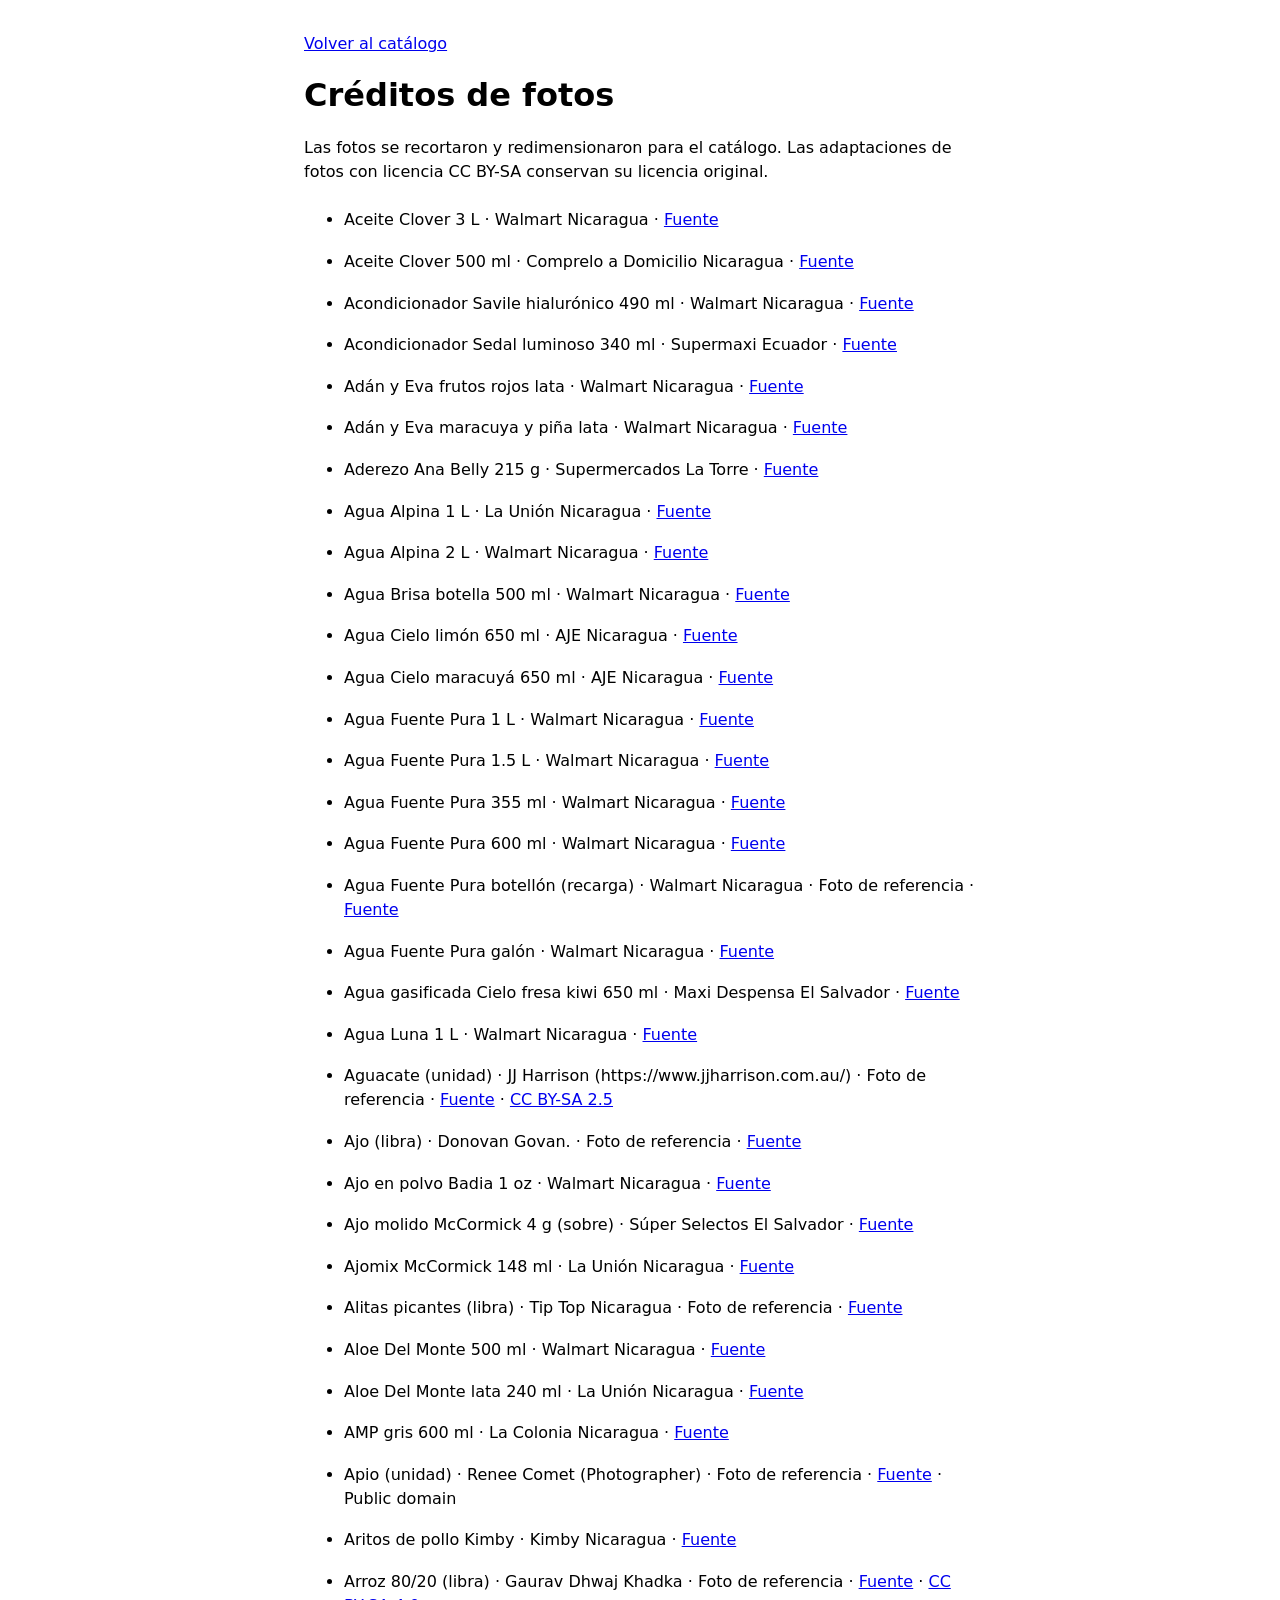
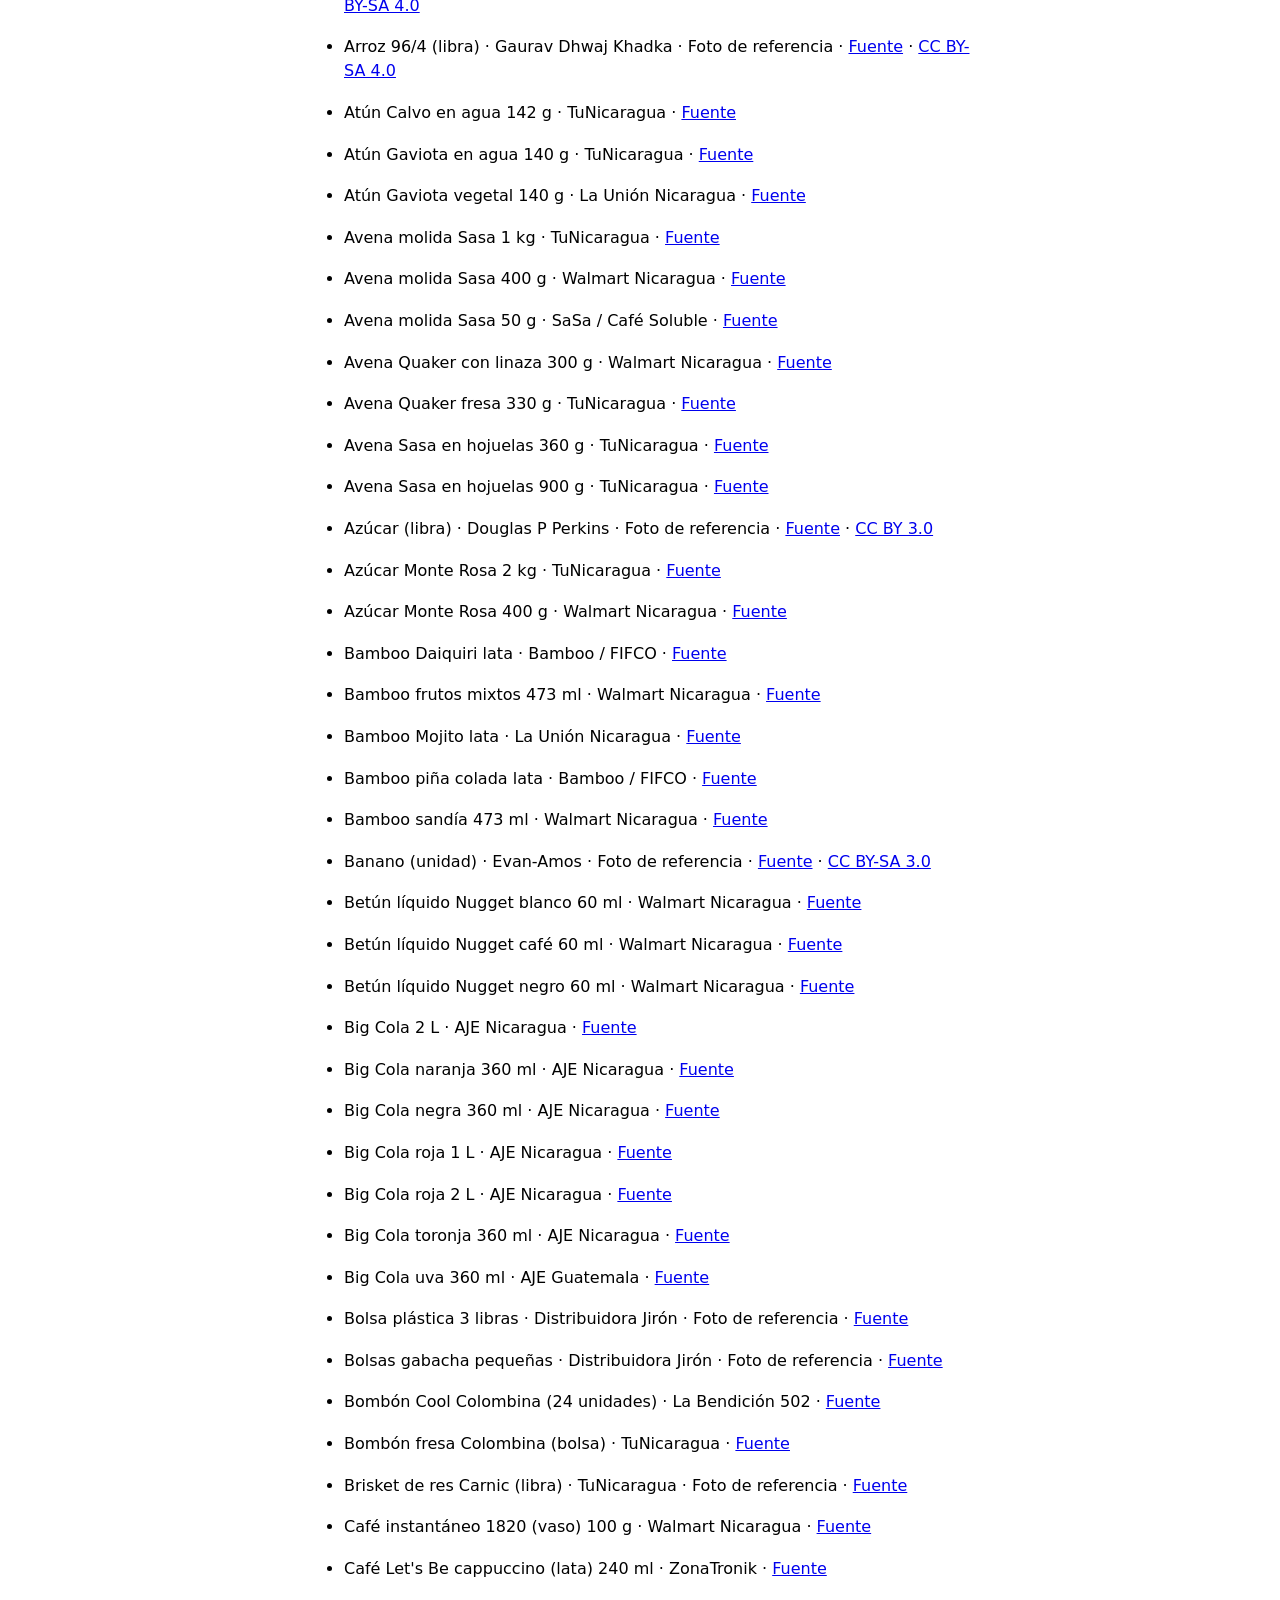
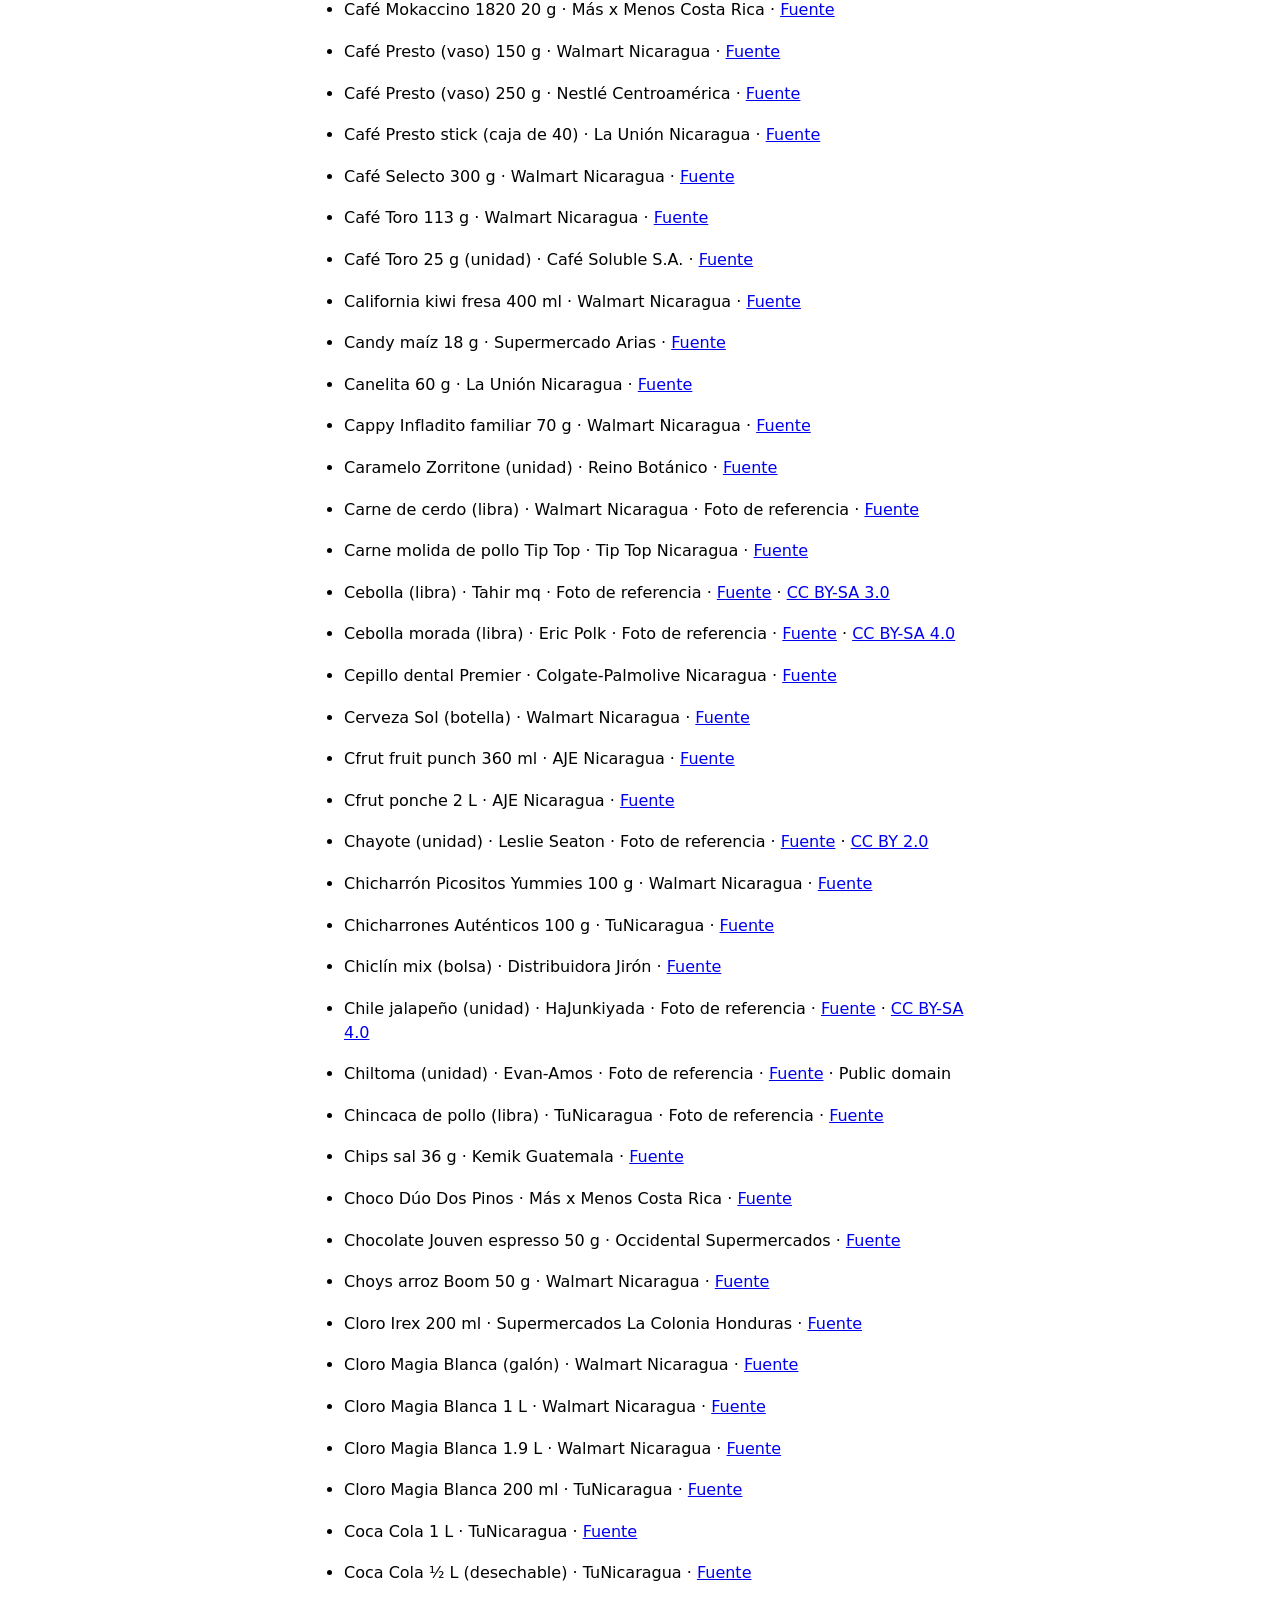
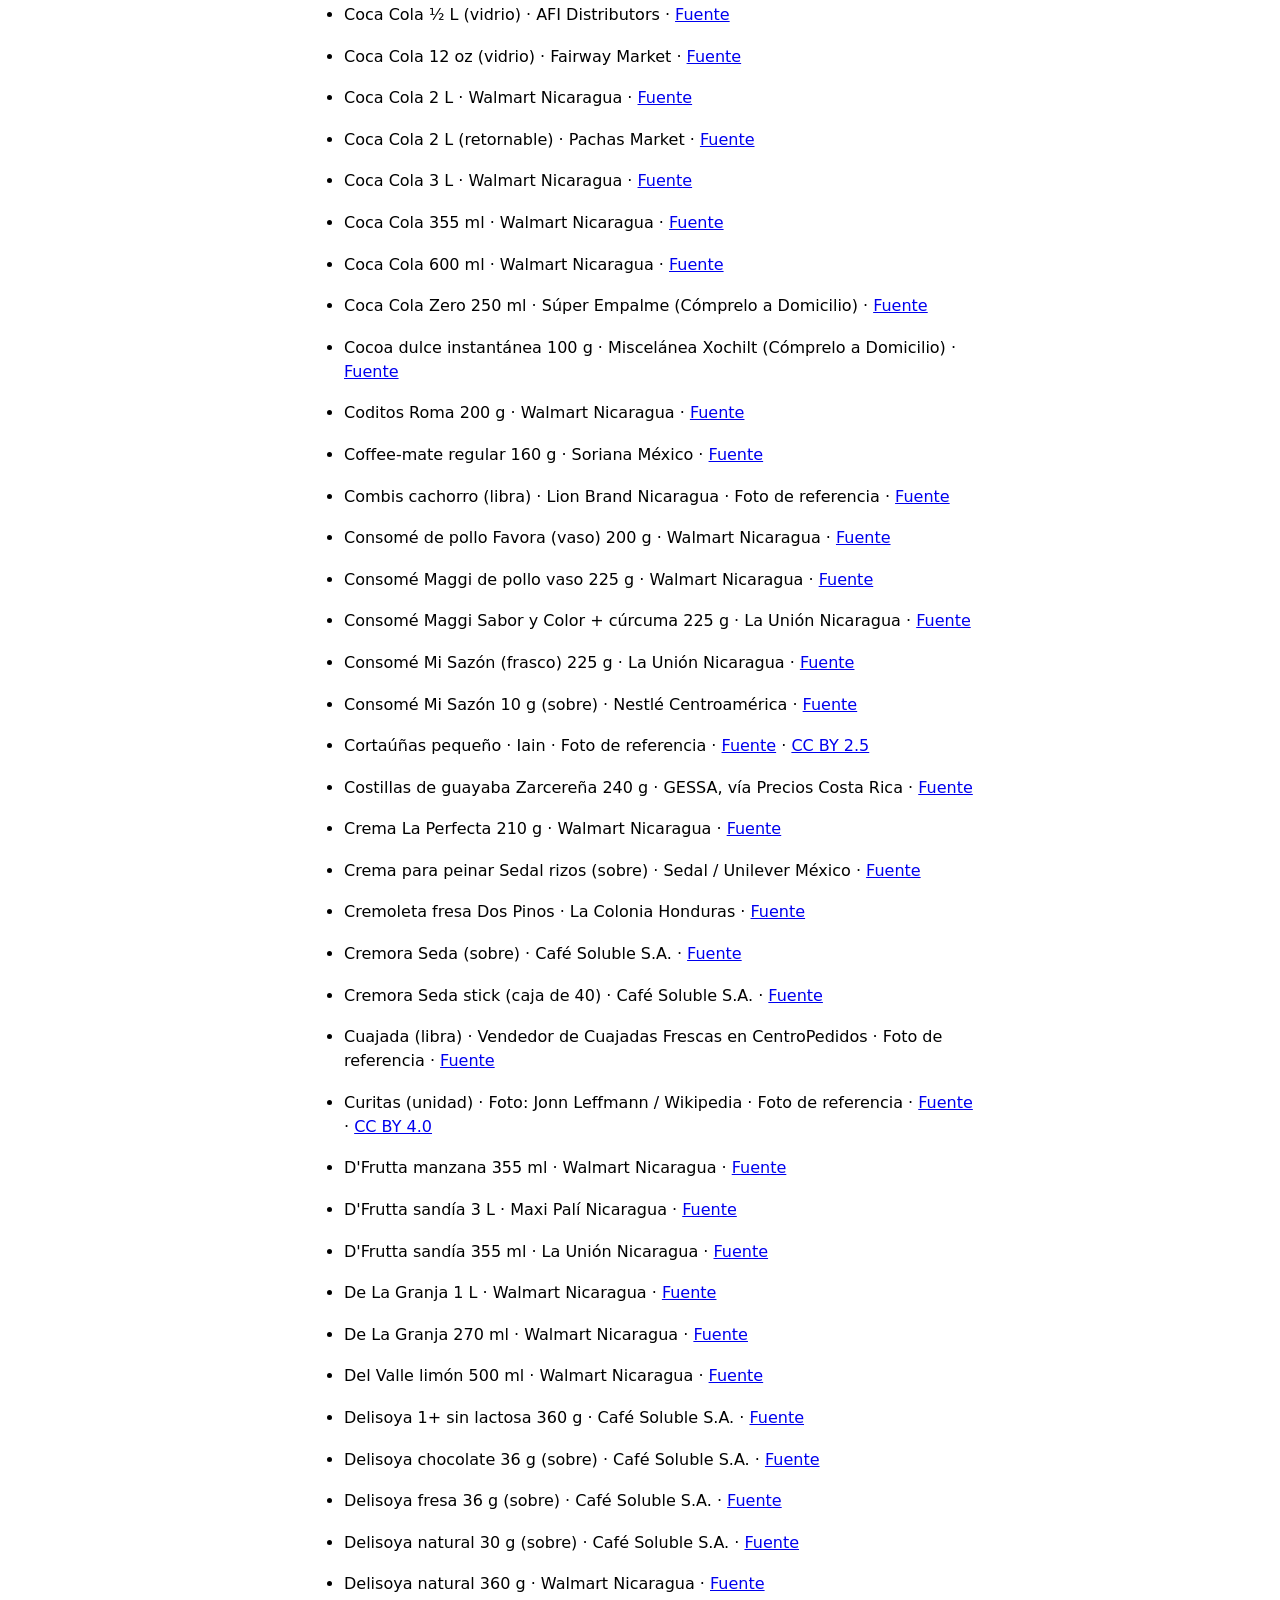
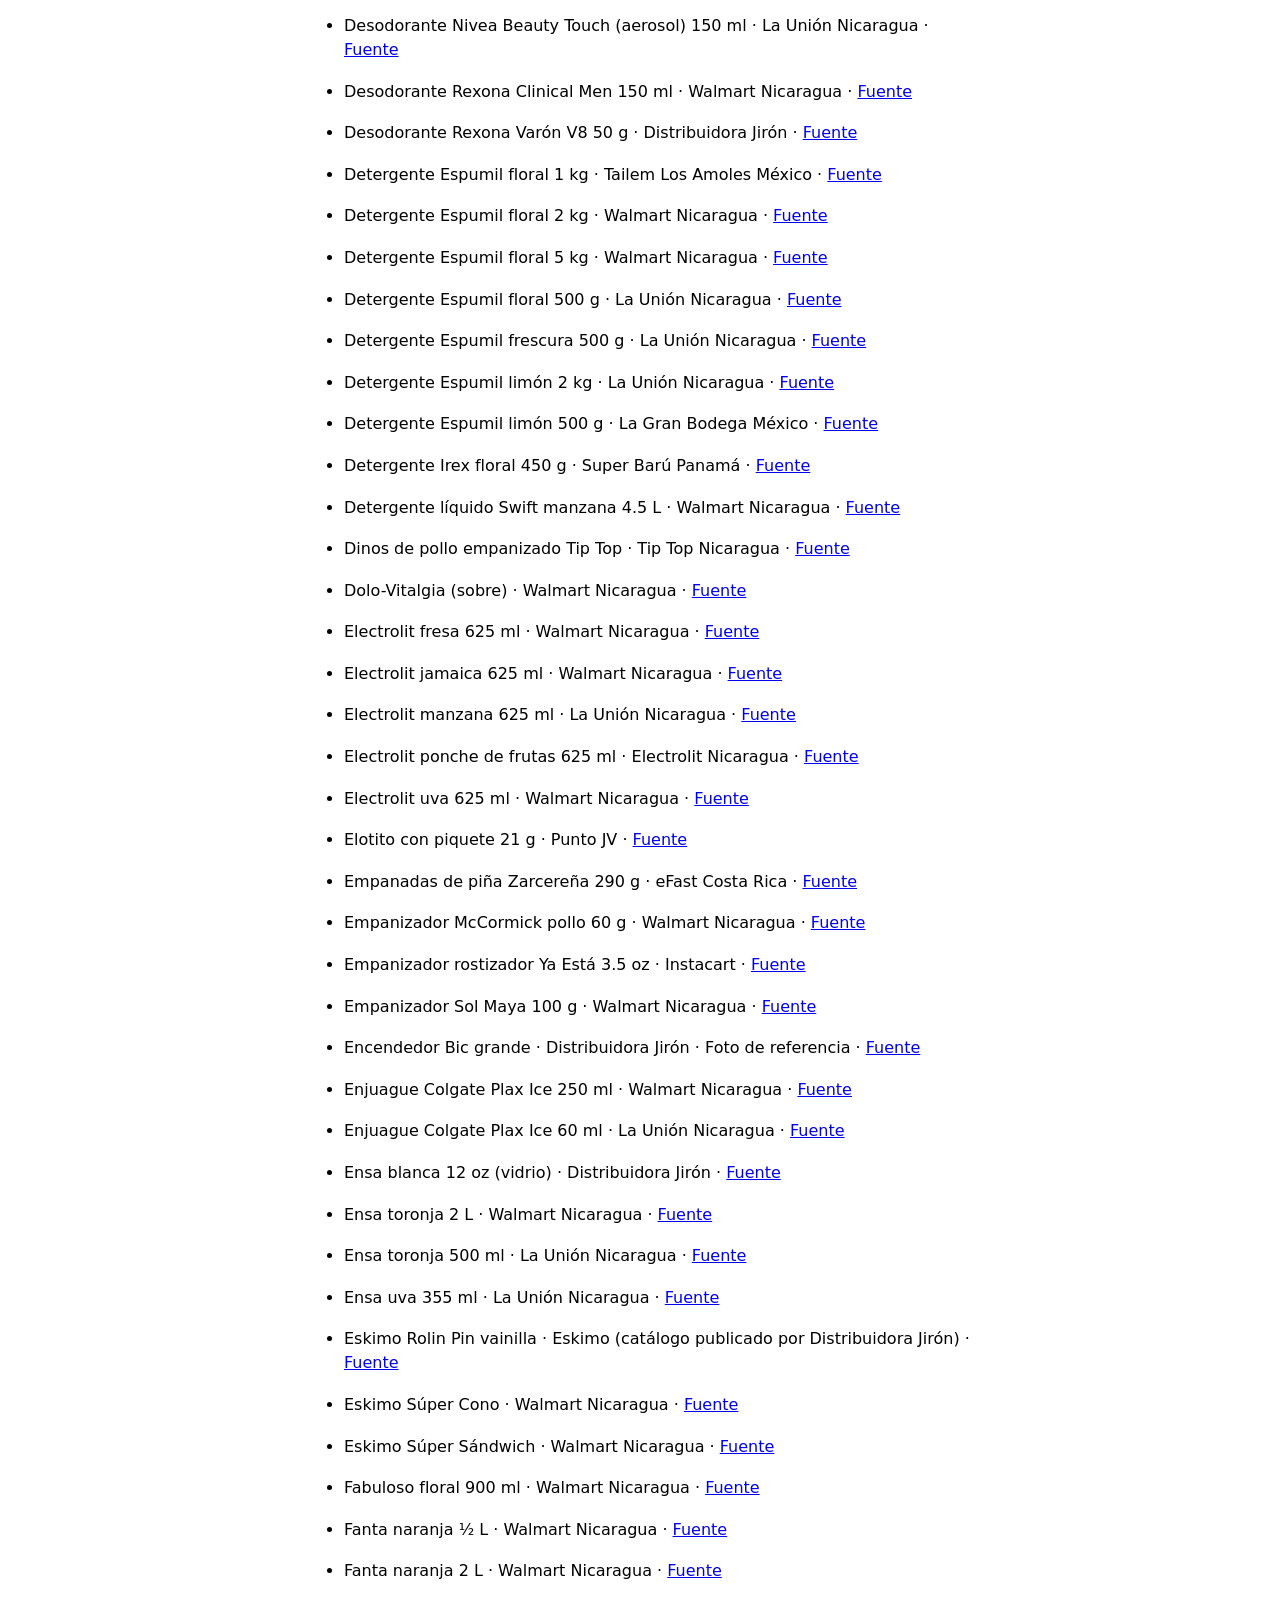
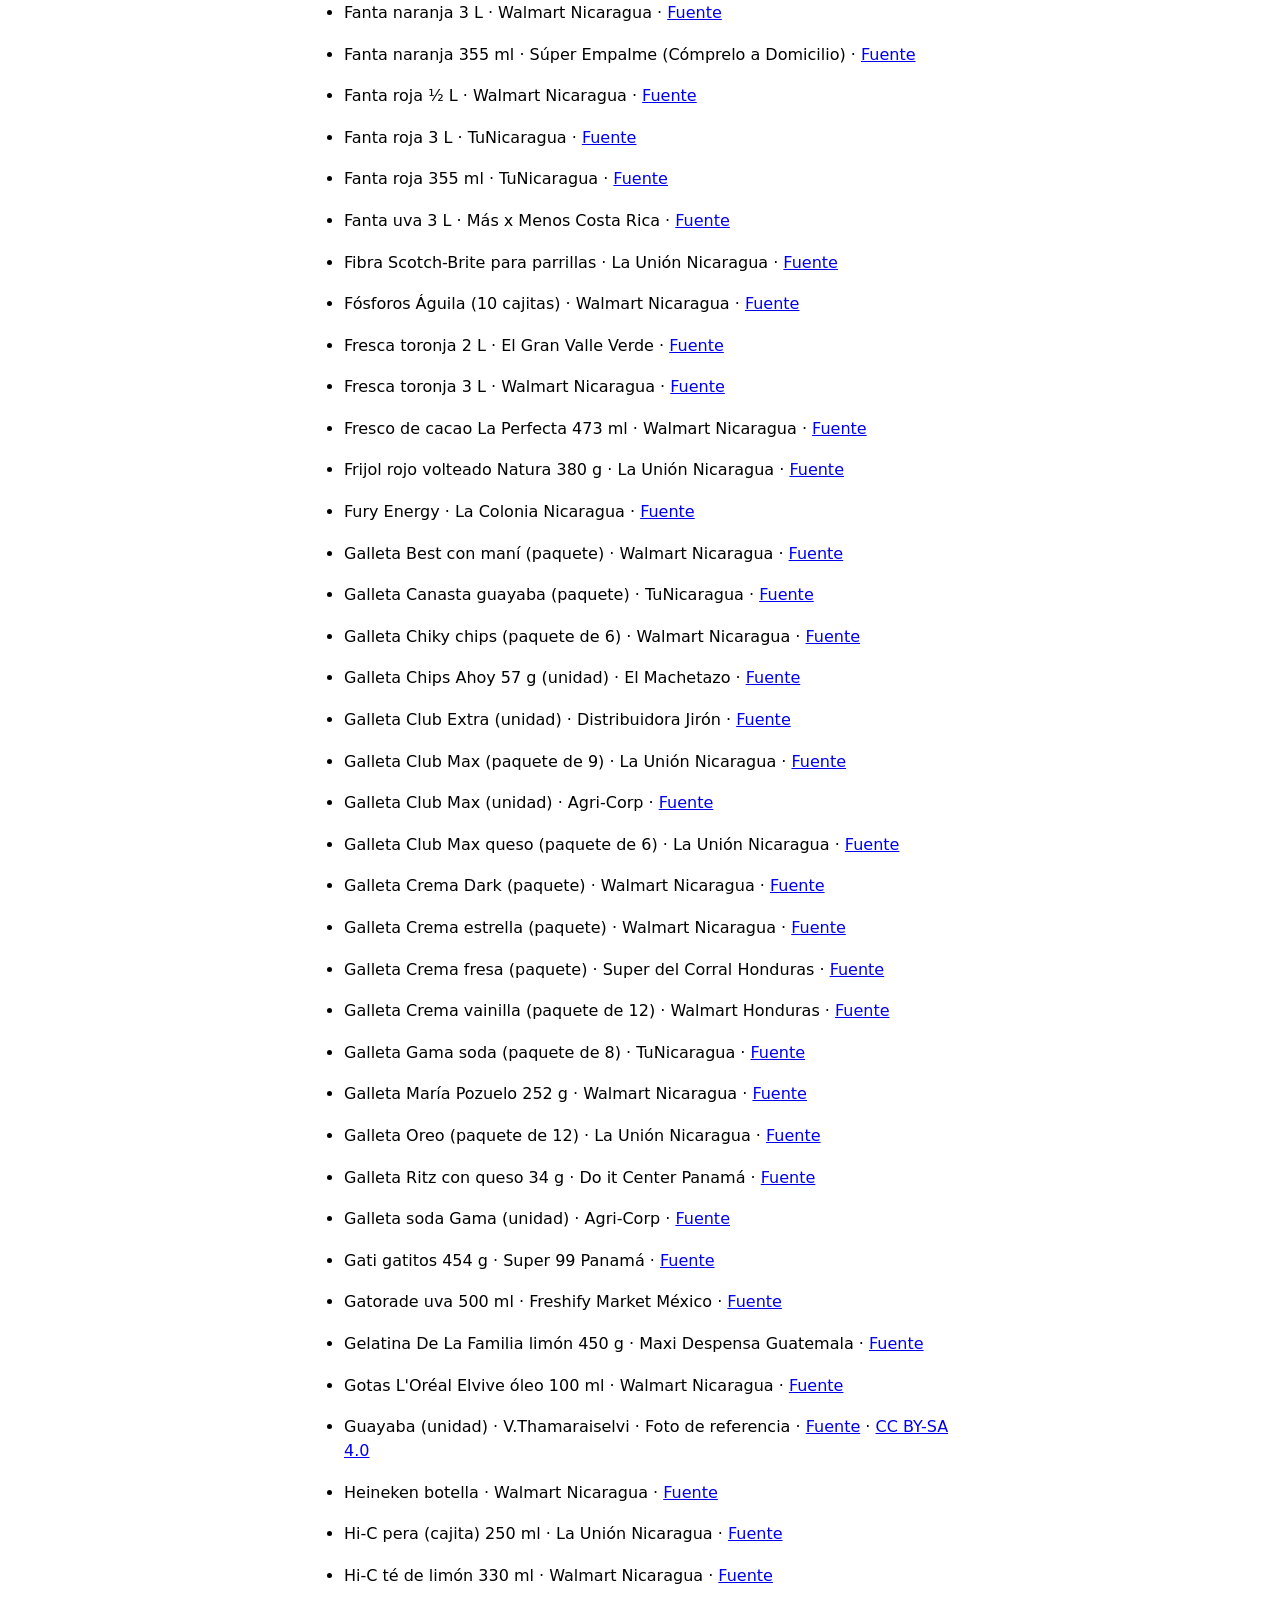
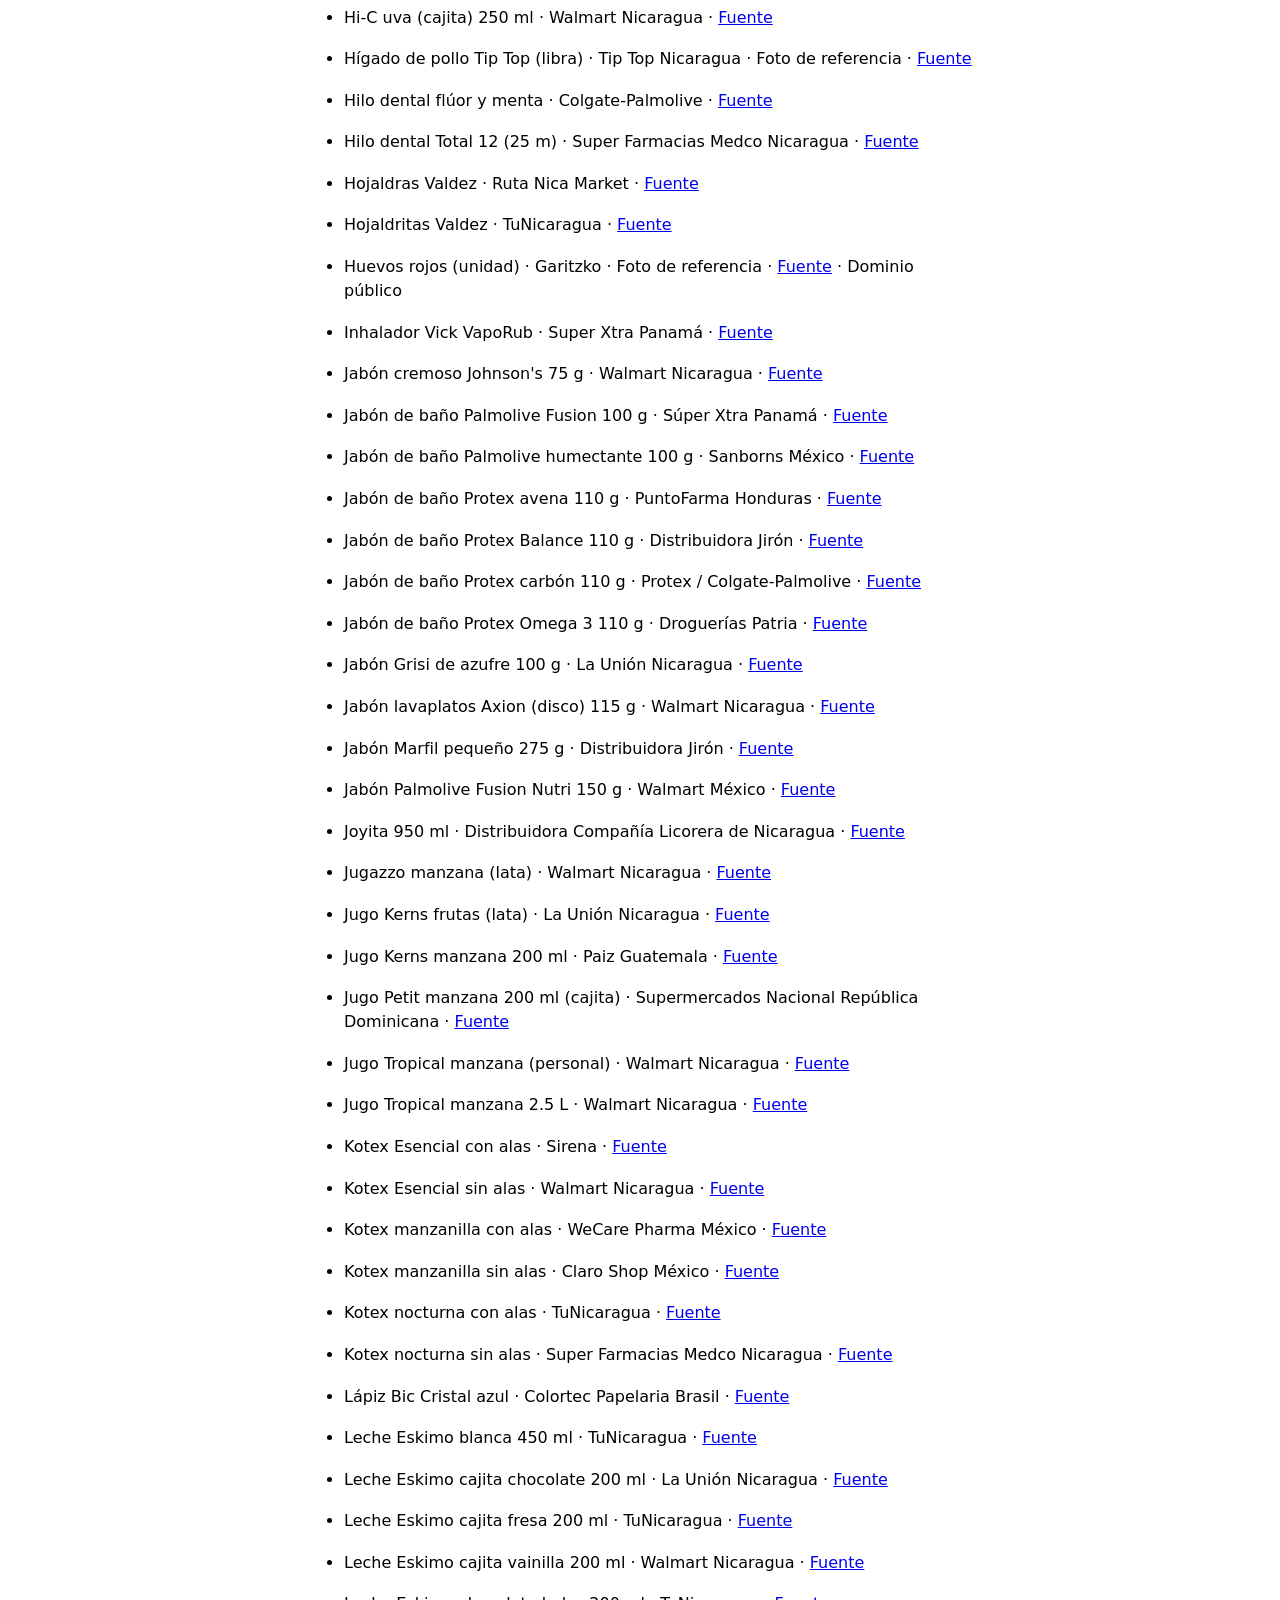
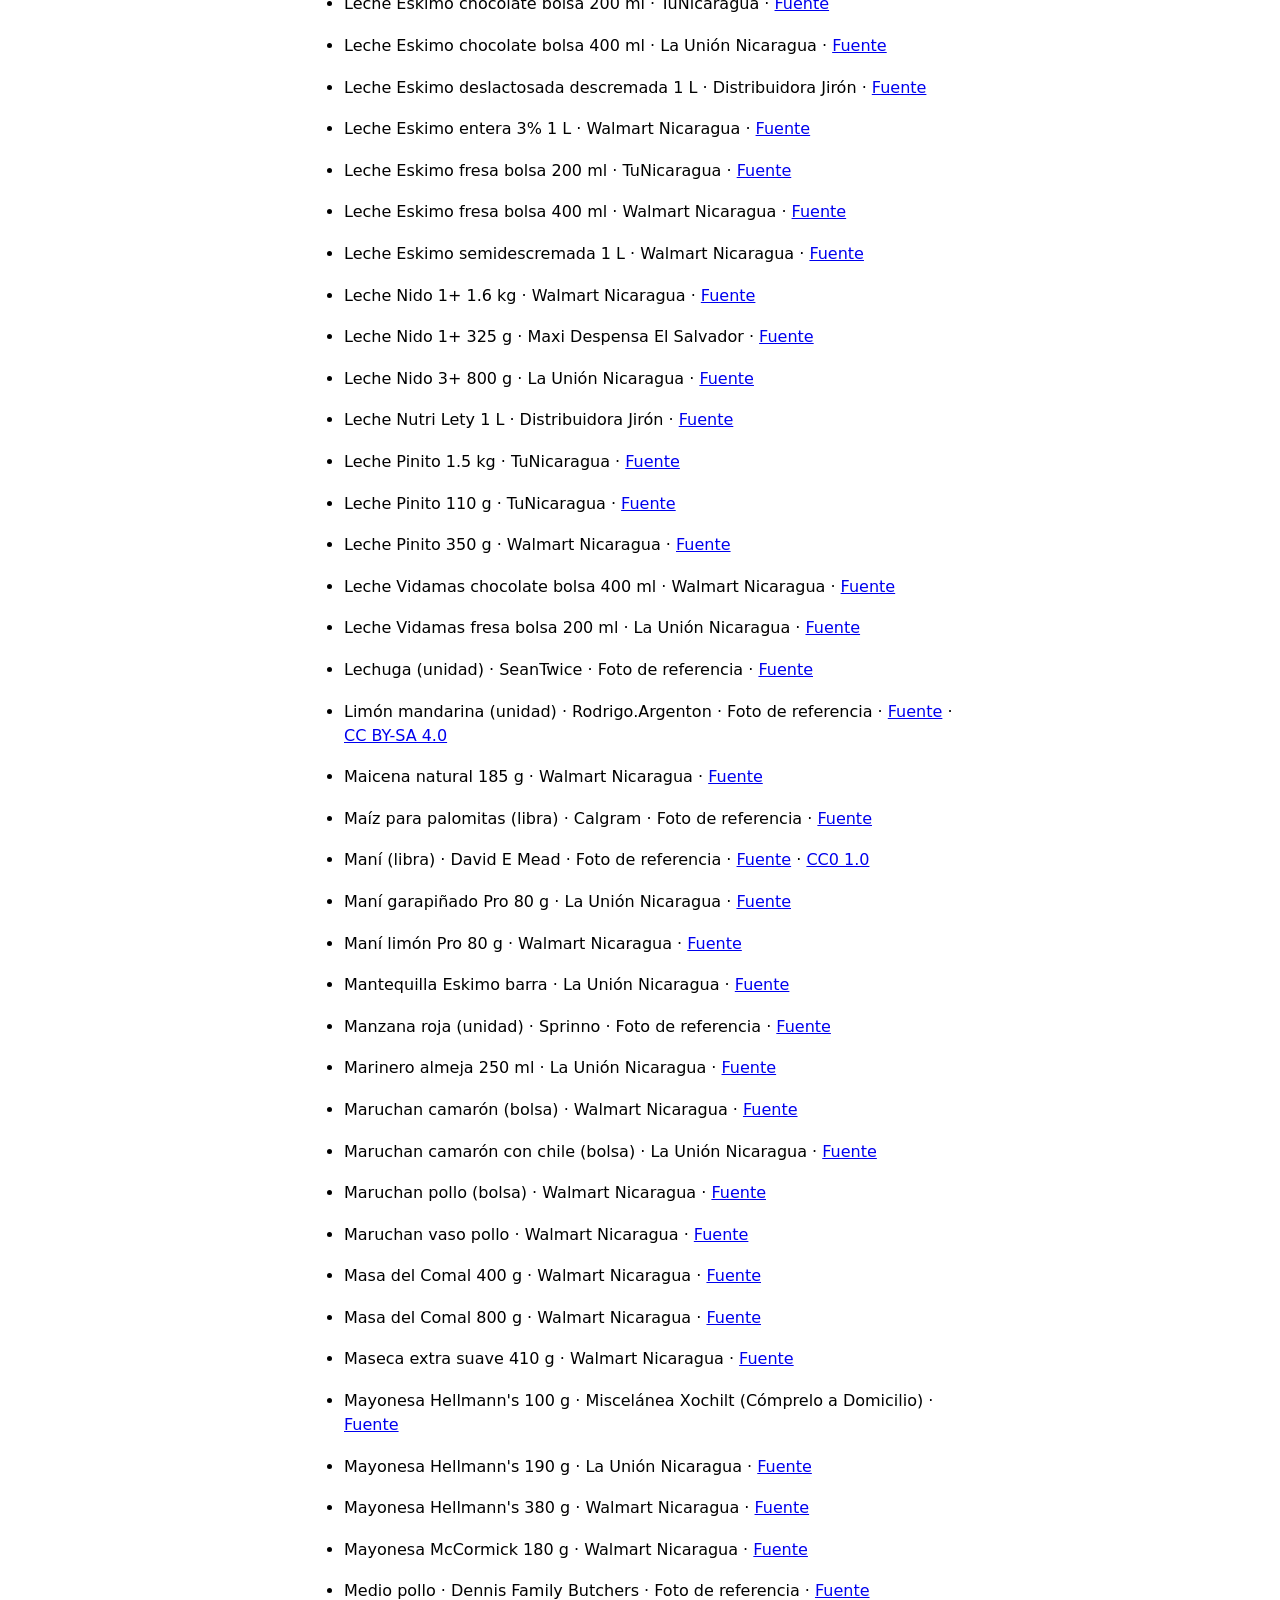
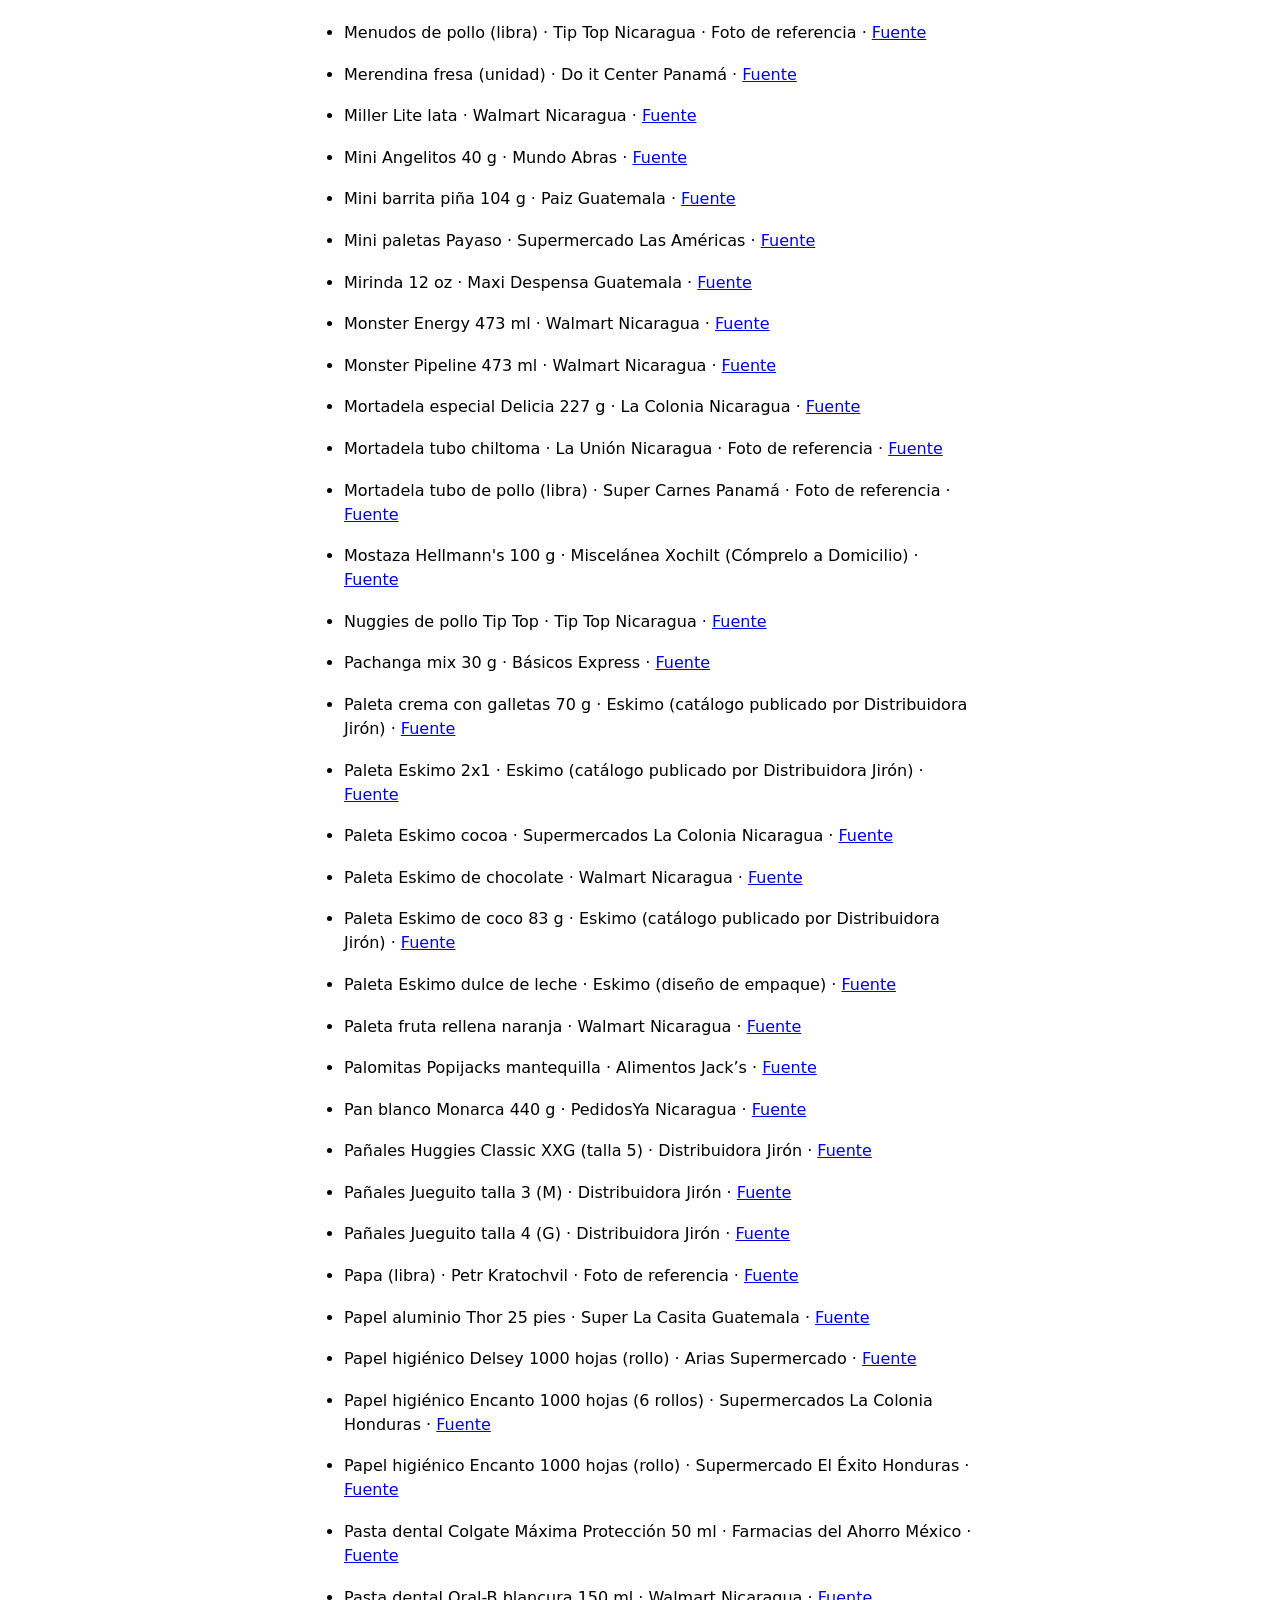
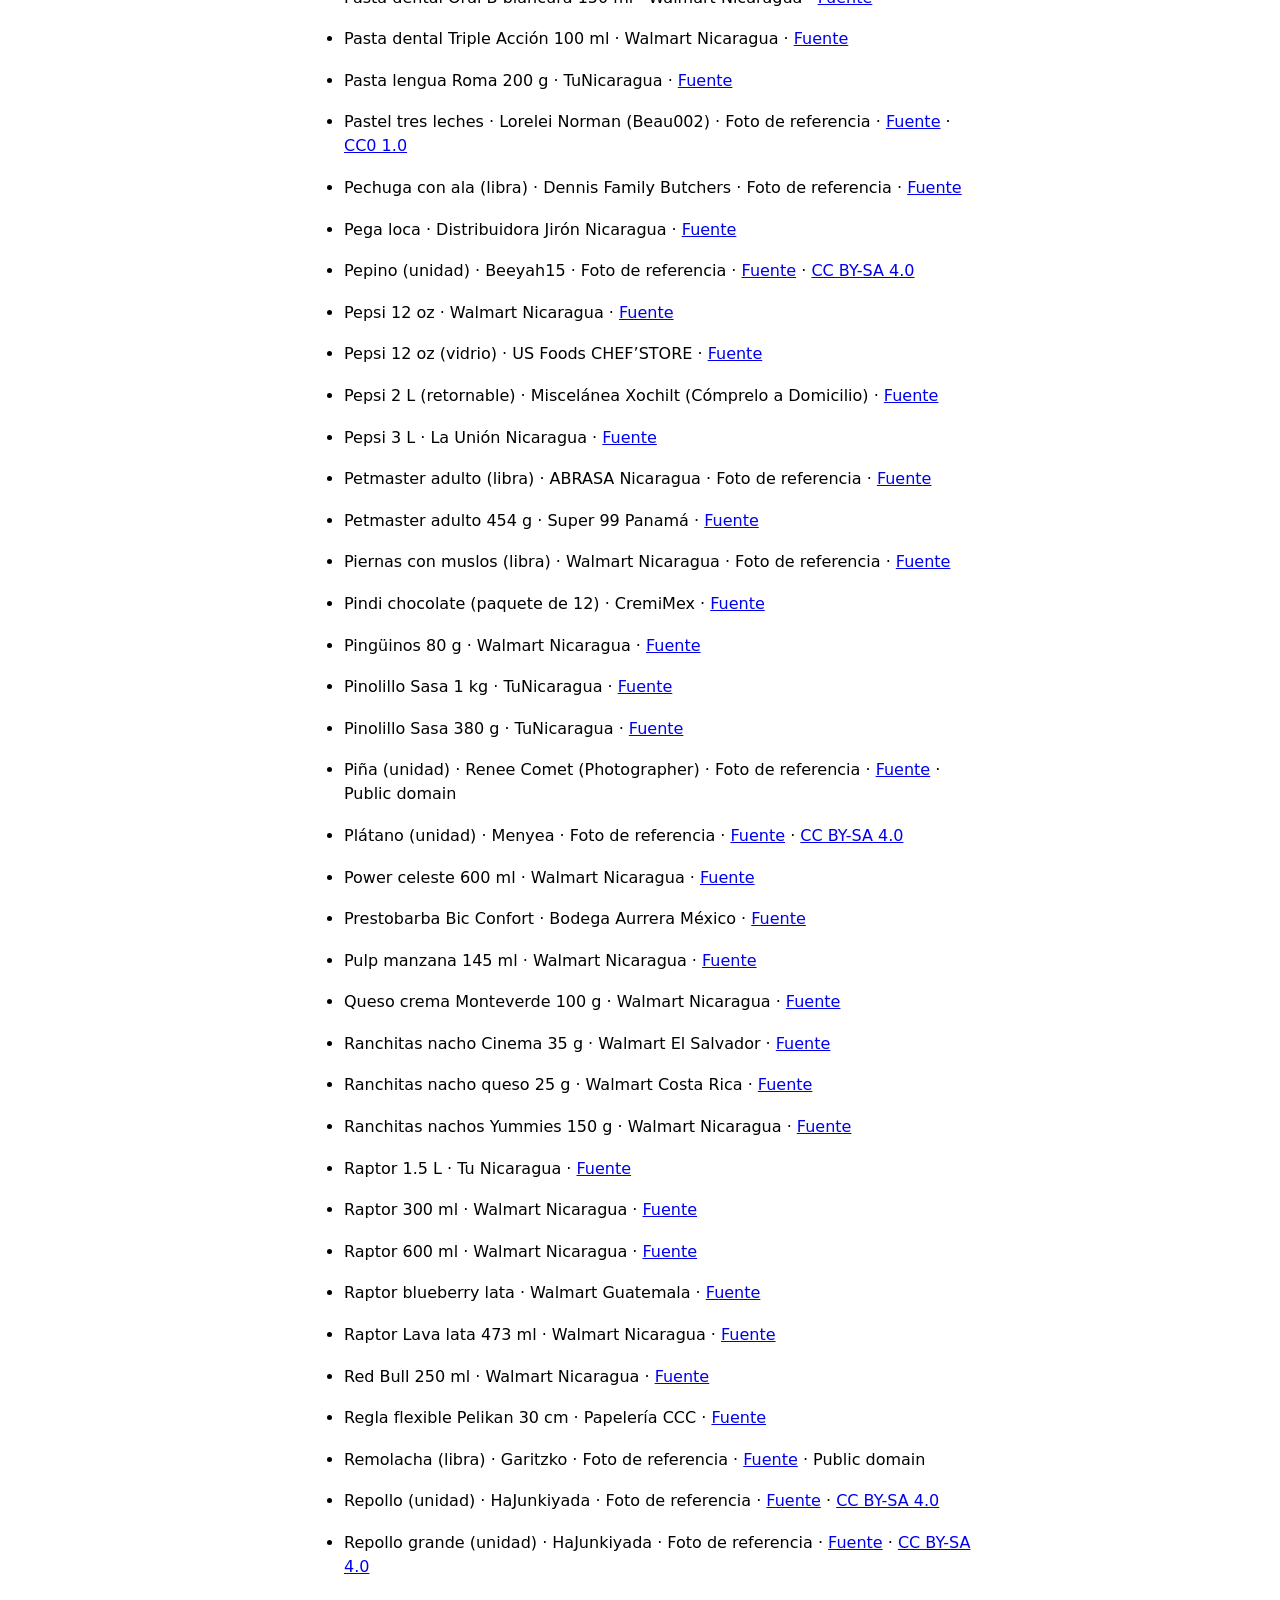
<file: img/catalogo/creditos.html>
<!doctype html>
<html lang="es">
<head>
  <meta charset="utf-8">
  <meta name="viewport" content="width=device-width,initial-scale=1">
  <title>Créditos de fotos · Pedidos MiMarket</title>
  <style>
    :root { color-scheme: light dark; }
    body { max-width: 42rem; margin: 2rem auto; padding: 0 1rem; font: 1rem/1.5 system-ui, sans-serif; }
    h1 { line-height: 1.15; }
    li { padding: .55rem 0; }
  </style>
</head>
<body>
  <a href="../../">Volver al catálogo</a>
  <h1>Créditos de fotos</h1>
  <p>Las fotos se recortaron y redimensionaron para el catálogo. Las adaptaciones de fotos con licencia CC BY-SA conservan su licencia original.</p>
  <ul id="creditos"></ul>
  <p id="estado" role="status">Cargando créditos de fotos…</p>
  <script>
    const creditos = document.getElementById('creditos');
    const estado = document.getElementById('estado');

    function agregarEnlace(fila, url, texto) {
      if (!/^https:\/\//.test(url)) return;
      const enlace = document.createElement('a');
      enlace.href = url;
      enlace.textContent = texto;
      fila.append(' · ', enlace);
    }

    async function cargarCreditos() {
      const respuesta = await fetch('fotos.json', { cache: 'no-cache' });
      if (!respuesta.ok) throw new Error('Créditos no disponibles');
      const { fotos } = await respuesta.json();
      const registros = Object.values(fotos).sort((a, b) => a.nombre.localeCompare(b.nombre, 'es'));
      for (const foto of registros) {
        const fila = document.createElement('li');
        fila.textContent = [foto.nombre, foto.autor, foto.referencia ? 'Foto de referencia' : ''].filter(Boolean).join(' · ');
        agregarEnlace(fila, foto.fuente, 'Fuente');
        if (foto.licenciaUrl) agregarEnlace(fila, foto.licenciaUrl, foto.licencia);
        else if (foto.licencia) fila.append(' · ', foto.licencia);
        creditos.append(fila);
      }
      estado.hidden = true;
    }

    cargarCreditos().catch(() => { estado.textContent = 'No se pudieron cargar los créditos.'; });
  </script>
</body>
</html>
</file>
<file: destacados.css>
.dcard-photo {
  position: relative;
  display: grid;
  place-items: center;
  aspect-ratio: 10 / 7;
  border-bottom: 1px solid var(--line);
  background: light-dark(#fff7e8, #312820);
  font-size: 36px;
}

.dcard-photo img {
  position: absolute;
  inset: 0;
  display: block;
  width: 100%;
  height: 100%;
  object-fit: contain;
  background: #fff;
}

.prod-photo {
  display: grid;
  place-items: center;
  flex: 0 0 62px;
  width: 62px;
  aspect-ratio: 1;
  border-radius: 10px;
  background: #fff;
  overflow: hidden;
}

.prod-photo img {
  width: 100%;
  height: 100%;
  object-fit: contain;
}

@media (max-width: 600px) {
  .prod:has(.prod-photo) {
    display: grid;
    grid-template-columns: 52px minmax(0, 1fr) auto;
    grid-template-areas: 'foto nombre favorito' 'foto precio cantidad';
    gap: 4px 8px;
  }

  .prod:has(.prod-photo) .prod-photo { grid-area: foto; width: 52px; }
  .prod:has(.prod-photo) .n { grid-area: nombre; overflow-wrap: anywhere; }
  .prod:has(.prod-photo) .fav { grid-area: favorito; justify-self: end; }
  .prod:has(.prod-photo) .price { grid-area: precio; }
  .prod:has(.prod-photo) .step { grid-area: cantidad; justify-self: end; }
  .prod.off:has(.prod-photo) .fav { display: none; }
  .prod.off:has(.prod-photo) .na { grid-area: precio; justify-self: start; }
}

.photo-credits {
  color: inherit;
}
</file>
